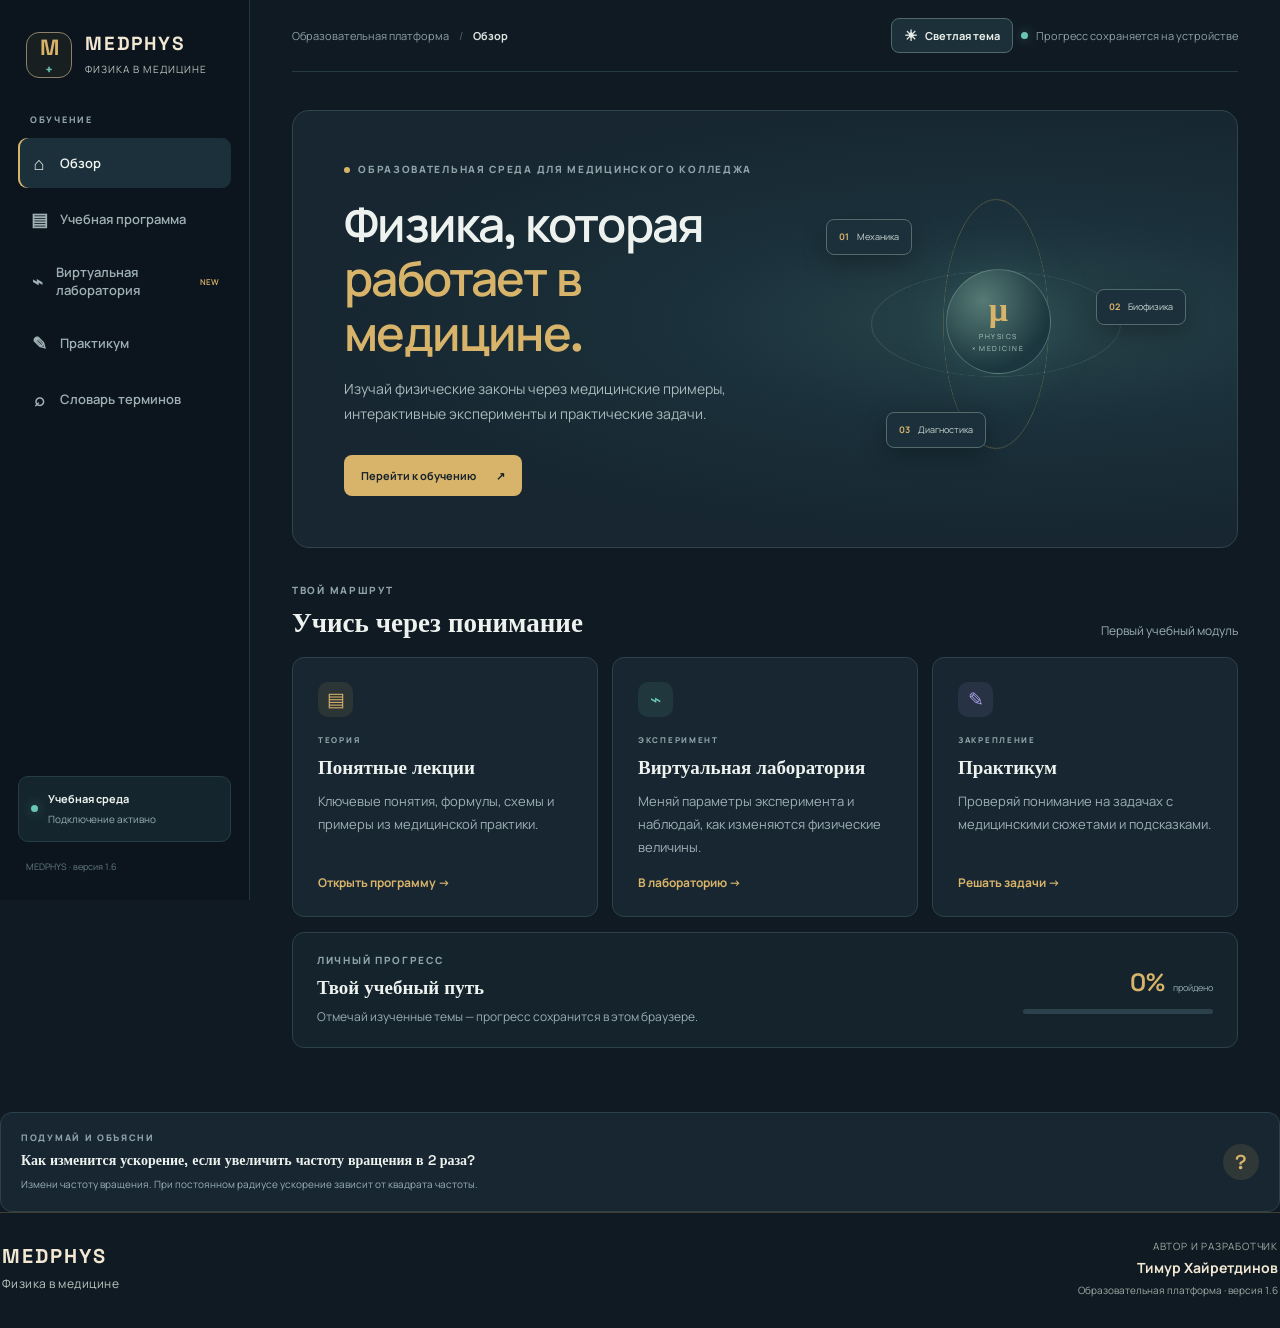
<file: docs/index.html>
<!doctype html>
<html lang="ru">
<head>
  <meta charset="utf-8">
  <meta name="viewport" content="width=device-width, initial-scale=1">
  <meta name="theme-color" content="#101b25">
  <meta name="description" content="MEDPHYS — интерактивная образовательная платформа: физика в медицине.">
  <link rel="manifest" href="./manifest.webmanifest">
  <link rel="icon" href="./favicon.svg" type="image/svg+xml">
  <link rel="stylesheet" href="./styles.css?v=24">
  <title>MEDPHYS — физика в медицине</title>
</head>
<body>
  <div class="app-shell">
    <aside class="sidebar" id="sidebar">
      <a class="brand" href="#" data-page="overview">
        <span class="brand-mark">M<span>+</span></span>
        <span><b>MEDPHYS</b><small>ФИЗИКА В МЕДИЦИНЕ</small></span>
      </a>
      <div class="side-label">ОБУЧЕНИЕ</div>
      <nav class="nav">
        <button class="nav-item active" data-page="overview"><span>⌂</span> Обзор</button>
        <button class="nav-item" data-page="program"><span>▤</span> Учебная программа</button>
        <button class="nav-item" data-page="lab"><span>⌁</span> Виртуальная лаборатория <i>NEW</i></button>
        <button class="nav-item" data-page="practice"><span>✎</span> Практикум</button>
        <button class="nav-item" data-page="glossary"><span>⌕</span> Словарь терминов</button>
      </nav>
      <div class="side-bottom">
        <div class="offline"><span class="pulse"></span><span><b>Учебная среда</b><small id="connection">Проверка соединения…</small></span></div>
        <small class="version">MEDPHYS · версия 1.6</small>
      </div>
    </aside>

    <main class="main">
      <header class="topbar">
        <button class="menu-btn" id="menuBtn" aria-label="Открыть меню">☰</button>
        <div class="crumb">Образовательная платформа <span>/</span> <b id="crumbName">Обзор</b></div>
        <div class="top-actions"><button class="theme-toggle" id="themeToggle" type="button" aria-label="Включить светлую тему" title="Переключить тему"><span class="theme-icon" aria-hidden="true">☀</span><span class="theme-label">Светлая тема</span></button><span class="status-dot"></span><span>Прогресс сохраняется на устройстве</span></div>
      </header>

      <section class="page active" id="page-overview">
        <div class="hero">
          <div class="hero-copy">
            <div class="eyebrow"><span></span> ОБРАЗОВАТЕЛЬНАЯ СРЕДА ДЛЯ МЕДИЦИНСКОГО КОЛЛЕДЖА</div>
            <h1>Физика, которая<br><em>работает в медицине.</em></h1>
            <p>Изучай физические законы через медицинские примеры, интерактивные эксперименты и практические задачи.</p>
            <button class="primary-btn" data-page="program">Перейти к обучению <b>↗</b></button>
          </div>
          <div class="hero-art" aria-hidden="true">
            <div class="orbit orbit-a"></div><div class="orbit orbit-b"></div>
            <div class="core"><span>μ</span><small>PHYSICS<br>× MEDICINE</small></div>
            <div class="float-card fc-one"><b>01</b><span>Механика</span></div>
            <div class="float-card fc-two"><b>02</b><span>Биофизика</span></div>
            <div class="float-card fc-three"><b>03</b><span>Диагностика</span></div>
          </div>
        </div>
        <div class="section-head"><div><div class="eyebrow">ТВОЙ МАРШРУТ</div><h2>Учись через понимание</h2></div><span class="muted">Первый учебный модуль</span></div>
        <div class="feature-grid">
          <article class="feature-card"><div class="feature-icon gold">▤</div><div class="card-kicker">ТЕОРИЯ</div><h3>Понятные лекции</h3><p>Ключевые понятия, формулы, схемы и примеры из медицинской практики.</p><button class="text-link" data-page="program">Открыть программу →</button></article>
          <article class="feature-card"><div class="feature-icon teal">⌁</div><div class="card-kicker">ЭКСПЕРИМЕНТ</div><h3>Виртуальная лаборатория</h3><p>Меняй параметры эксперимента и наблюдай, как изменяются физические величины.</p><button class="text-link" data-page="lab">В лабораторию →</button></article>
          <article class="feature-card"><div class="feature-icon violet">✎</div><div class="card-kicker">ЗАКРЕПЛЕНИЕ</div><h3>Практикум</h3><p>Проверяй понимание на задачах с медицинскими сюжетами и подсказками.</p><button class="text-link" data-page="practice">Решать задачи →</button></article>
        </div>
        <div class="progress-panel">
          <div><div class="eyebrow">ЛИЧНЫЙ ПРОГРЕСС</div><h3>Твой учебный путь</h3><p class="muted">Отмечай изученные темы — прогресс сохранится в этом браузере.</p></div>
          <div class="progress-number"><strong id="progressPercent">0%</strong><span>пройдено</span><div class="progress-track"><i id="progressBar"></i></div></div>
        </div>
      </section>

      <section class="page" id="page-program">
        <div class="page-heading"><div class="eyebrow">СТРУКТУРА КУРСА</div><h1>Учебная программа</h1><p>Разделы и темы MEDPHYS</p></div>
        <div class="topic-list" id="topicList"></div>
      </section>


      <section class="page" id="page-lesson-kinematics">
        <div class="page-heading">
          <div class="eyebrow">РАЗДЕЛ 1 · МЕХАНИКА · ТЕМА 1.1</div>
          <h1>Основы кинематики</h1>
          <p>Механическое движение и способы его описания · 6 академических часов по учебной программе</p>
          <button class="secondary-btn" data-page="program">← К учебной программе</button>
        </div>
        <div class="lesson-layout">
          <article class="lesson-content">
            <div class="lesson-block" id="kin-goal">
              <div class="lesson-label">ЦЕЛЬ И РЕЗУЛЬТАТЫ ЗАНЯТИЯ</div>
              <h2>Научиться описывать движение количественно</h2>
              <p>Кинематика рассматривает, как движется тело: где оно находится, какую траекторию проходит, как меняются его координата и скорость. Причины движения — силы и взаимодействия — относятся к динамике и будут изучаться далее.</p>
              <div class="lesson-callout"><b>После изучения темы студент сможет:</b><ul>
                <li>выбирать модель тела и систему отсчёта для конкретной задачи;</li>
                <li>различать траекторию, путь и перемещение;</li>
                <li>описывать равномерное и неравномерное движение;</li>
                <li>рассчитывать скорость, ускорение, путь и координату в типовых случаях;</li>
                <li>читать простейшие графики движения;</li>
                <li>объяснять физические принципы движения по окружности и работы центрифуги.</li>
              </ul></div>
              <p class="muted">Тема раскрывается последовательно: от моделей и координат — к равномерному движению, ускорению, свободному падению и движению по окружности.</p>
            </div>

            <div class="lesson-block kin-brief" id="kin-brief">
              <div class="lesson-label">КРАТКАЯ ЛЕКЦИЯ</div>
              <h2>Основы кинематики: самое главное</h2>
              <p><b>Кинематика</b> — раздел механики, который описывает движение тел, не рассматривая причины этого движения.</p>
              <div class="lesson-grid">
                <div class="lesson-mini"><b>Механическое движение</b><span>Изменение положения тела относительно других тел с течением времени.</span></div>
                <div class="lesson-mini"><b>Материальная точка</b><span>Модель тела, размерами и формой которого можно пренебречь в данной задаче.</span></div>
                <div class="lesson-mini"><b>Система отсчёта</b><span>Тело отсчёта, система координат и часы.</span></div>
                <div class="lesson-mini"><b>Траектория</b><span>Линия, вдоль которой движется тело.</span></div>
                <div class="lesson-mini"><b>Путь</b><span>Длина пройденного участка траектории. Скалярная величина, измеряется в метрах.</span></div>
                <div class="lesson-mini"><b>Перемещение</b><span>Вектор от начального положения к конечному. Его проекция на ось: Δx = x₂ − x₁.</span></div>
              </div>
              <h3>Основные виды движения</h3>
              <ul>
                <li><b>Равномерное:</b> за равные промежутки времени проходят равные пути.</li>
                <li><b>Неравномерное:</b> скорость изменяется.</li>
                <li><b>Прямолинейное:</b> траектория — прямая; <b>криволинейное:</b> траектория — кривая.</li>
              </ul>
              <h3>Формулы, которые нужно знать</h3>
              <div class="kin-formula">v = l / t &nbsp; · &nbsp; l = vt</div>
              <p>Скорость равномерного движения равна отношению пути ко времени.</p>
              <div class="kin-formula">vср = lобщ / tобщ</div>
              <p>Средняя путевая скорость — весь путь, делённый на всё время движения.</p>
              <div class="kin-formula">a = (v − v₀) / t</div>
              <p>Ускорение показывает, как быстро меняется скорость.</p>
              <div class="kin-formula">v = v₀ + at</div>
              <div class="kin-formula">Δx = v₀t + at² / 2</div>
              <p>Формулы равноускоренного прямолинейного движения при постоянном ускорении.</p>
              <div class="kin-formula">v = gt &nbsp; · &nbsp; h = gt² / 2</div>
              <p>Свободное падение без начальной скорости, если сопротивлением воздуха пренебрегают.</p>
              <div class="kin-formula">ω = 2πν &nbsp; · &nbsp; v = ωr &nbsp; · &nbsp; aц = ω²r</div>
              <p>Формулы равномерного движения по окружности: угловая скорость, линейная скорость и центростремительное ускорение.</p>
              <div class="lesson-callout"><b>Медицинская связь.</b> Эти закономерности помогают понимать перемещение пациента на каталке, движение лифта, работу вращающихся частей лабораторной центрифуги. При решении задачи сначала выбирают систему отсчёта и модель движения, затем — подходящую формулу.</div>
              <p class="muted">Это краткий опорный конспект. Подробные объяснения, графики, примеры и задачи находятся в полной лекции ниже.</p>
            </div>

            <div class="lesson-block" id="kin-full"><div class="lesson-label">ПОЛНАЯ ЛЕКЦИЯ</div><h2>Подробное изучение темы</h2><p>Последовательно разберём физические модели, способы описания движения, формулы и их применение.</p></div>
            <div class="lesson-block" id="kin-models">
              <div class="lesson-label">1. МЕХАНИЧЕСКОЕ ДВИЖЕНИЕ И ЕГО ВИДЫ</div>
              <h2>Что изучает кинематика?</h2>
              <p><b>Механическое движение</b> — изменение положения тела относительно других тел с течением времени. Одно и то же тело может быть неподвижным относительно одного объекта и двигаться относительно другого.</p>
              <p><b>Механика</b> изучает движение и взаимодействие тел. Её раздел <b>кинематика</b> описывает движение, не выясняя, какие силы его вызвали.</p>
              <div class="lesson-callout"><b>Медицинский пример.</b> Пациент лежит неподвижно относительно каталки, но перемещается относительно стен коридора, когда каталку везут. Поэтому прежде чем описывать движение, нужно указать, относительно чего оно рассматривается.</div>
              <h3>Модели реальных тел</h3>
              <p>Для решения задач физика использует упрощённые модели. <b>Материальная точка</b> — модель тела, размерами и формой которого в условиях конкретной задачи можно пренебречь. Это не означает, что тело действительно лишено размеров.</p>
              <p>Такую модель можно применять, если размеры тела малы по сравнению с расстоянием движения, положение объекта достаточно задать одной точкой и форма тела не влияет на ответ. Например, при оценке времени поездки санитарного автомобиля между корпусами его можно считать материальной точкой. При анализе положения пациента на рентгеновском снимке такое упрощение не подходит.</p>
              <h3>Как классифицируют движение</h3>
              <div class="lesson-grid">
                <div class="lesson-mini"><b>По траектории</b><span>Прямолинейное — движение вдоль прямой; криволинейное — движение по кривой.</span></div>
                <div class="lesson-mini"><b>По изменению скорости</b><span>Равномерное — за равные интервалы времени проходят равные пути; неравномерное — пути за такие интервалы различаются.</span></div>
                <div class="lesson-mini"><b>По характеру траектории</b><span>Поступательное движение можно описывать движением выбранной точки тела; при вращении точки тела движутся по окружностям вокруг оси.</span></div>
              </div>
              <figure class="kin-figure">
                <svg viewBox="0 0 760 245" role="img" aria-label="Схема прямолинейного и криволинейного движения">
                  <defs><marker id="kmArrA" markerWidth="9" markerHeight="9" refX="7" refY="4" orient="auto"><path d="M0 0 L8 4 L0 8" fill="#dfb66b"/></marker></defs>
                  <rect x="12" y="12" width="356" height="218" rx="16" fill="#eaf0ed"/>
                  <rect x="392" y="12" width="356" height="218" rx="16" fill="#eaf0ed"/>
                  <g fill="#20323a" font-size="19" font-weight="700"><text x="190" y="44" text-anchor="middle">Прямолинейное</text><text x="570" y="44" text-anchor="middle">Криволинейное</text></g>
                  <path d="M55 150 H325" stroke="#60777d" stroke-width="4" stroke-linecap="round"/>
                  <path d="M65 150 H310" stroke="#dfb66b" stroke-width="5" marker-end="url(#kmArrA)"/>
                  <circle cx="70" cy="150" r="10" fill="#62bfae"/><circle cx="300" cy="150" r="10" fill="#62bfae"/>
                  <path d="M430 170 C465 75 515 75 550 145 S650 215 710 95" fill="none" stroke="#dfb66b" stroke-width="6" stroke-linecap="round"/>
                  <circle cx="430" cy="170" r="9" fill="#62bfae"/><circle cx="710" cy="95" r="9" fill="#62bfae"/>
                  <g fill="#52666d" font-size="15"><text x="190" y="195" text-anchor="middle">Траектория — прямая</text><text x="570" y="195" text-anchor="middle">Траектория — кривая</text></g>
                </svg>
                <figcaption>Рисунок 1. Два вида траектории движения. Схематическое изображение.</figcaption>
              </figure>
            </div>

            <div class="lesson-block" id="kin-reference">
              <div class="lesson-label">2. СИСТЕМА ОТСЧЁТА, ТРАЕКТОРИЯ, ПУТЬ И ПЕРЕМЕЩЕНИЕ</div>
              <h2>Как определить положение тела?</h2>
              <p>Положение тела всегда задают относительно выбранного <b>тела отсчёта</b>. Для описания движения вводят <b>систему отсчёта</b>, которая включает тело отсчёта, связанную с ним систему координат и прибор для измерения времени — часы.</p>
              <p>В зависимости от задачи используют одну координату (движение вдоль прямой), две координаты (движение на плоскости) или три координаты (движение в пространстве).</p>
              <figure class="kin-figure">
                <svg viewBox="0 0 760 285" role="img" aria-label="Одномерная, двумерная и трёхмерная системы координат">
                  <rect x="10" y="10" width="235" height="260" rx="14" fill="#eaf0ed"/><rect x="262" y="10" width="235" height="260" rx="14" fill="#eaf0ed"/><rect x="514" y="10" width="235" height="260" rx="14" fill="#eaf0ed"/>
                  <g fill="#20323a" font-size="18" font-weight="700"><text x="127" y="42" text-anchor="middle">1D · одна ось</text><text x="379" y="42" text-anchor="middle">2D · плоскость</text><text x="631" y="42" text-anchor="middle">3D · пространство</text></g>
                  <g stroke="#52666d" stroke-width="3" fill="none" stroke-linecap="round"><path d="M45 155 H215"/><path d="M294 210 H465 M315 230 V70"/><path d="M550 205 H715 M570 225 V75 M570 205 L625 155"/></g>
                  <g fill="#dfb66b"><circle cx="160" cy="155" r="8"/><circle cx="420" cy="125" r="8"/><circle cx="665" cy="120" r="8"/></g>
                  <g fill="#20323a" font-size="15"><text x="215" y="178">x</text><text x="465" y="228">x</text><text x="298" y="75">y</text><text x="715" y="228">x</text><text x="553" y="75">y</text><text x="628" y="151">z</text></g>
                  <g fill="#52666d" font-size="14"><text x="127" y="248" text-anchor="middle">Лифт по вертикали</text><text x="379" y="248" text-anchor="middle">Положение на плане</text><text x="631" y="248" text-anchor="middle">Положение в кабинете</text></g>
                </svg>
                <figcaption>Рисунок 2. Выбор числа координат зависит от характера движения.</figcaption>
              </figure>
              <p><b>Траектория</b> — линия, вдоль которой движется тело. <b>Путь</b> — длина участка траектории, пройденного телом. Путь — скалярная величина; обозначим его l, единица СИ — метр (м).</p>
              <p><b>Перемещение</b> — вектор, соединяющий начальное положение тела с конечным. Оно имеет модуль и направление. Для движения вдоль оси OX проекция перемещения равна:</p>
              <div class="kin-formula">Δx = x₂ − x₁</div>
              <figure class="kin-figure">
                <svg viewBox="0 0 760 280" role="img" aria-label="Тело прошло по дуге от A до B, путь длиннее перемещения">
                  <rect x="10" y="10" width="740" height="260" rx="14" fill="#eaf0ed"/>
                  <path d="M105 190 C155 45 490 45 620 190" fill="none" stroke="#dfb66b" stroke-width="7" stroke-linecap="round"/>
                  <path d="M105 190 L620 190" fill="none" stroke="#62bfae" stroke-width="5"/>
                  <circle cx="105" cy="190" r="10" fill="#20323a"/><circle cx="620" cy="190" r="10" fill="#20323a"/>
                  <g fill="#20323a" font-size="19" font-weight="700"><text x="105" y="225" text-anchor="middle">A · начало</text><text x="620" y="225" text-anchor="middle">B · конец</text></g>
                  <g fill="#8b5d17" font-size="18" font-weight="700"><text x="365" y="70" text-anchor="middle">Путь — длина дуги</text></g>
                  <g fill="#167b70" font-size="18" font-weight="700"><text x="365" y="180" text-anchor="middle">Перемещение — прямая AB</text></g>
                </svg>
                <figcaption>Рисунок 3. Путь измеряется вдоль траектории, перемещение соединяет начальную и конечную точки.</figcaption>
              </figure>
              <div class="lesson-callout"><b>Важно различать.</b> Путь не бывает отрицательным. Перемещение может быть направлено в любую сторону, а при возвращении в исходную точку становится равным нулю, хотя путь при этом не равен нулю.</div>
              <h3>Радиус-вектор</h3>
              <p><b>Радиус-вектор</b> \vec r — направленный отрезок от начала координат к рассматриваемой точке. Перемещение равно разности конечного и начального радиус-векторов:</p>
              <div class="kin-formula">⃗s = ⃗r₂ − ⃗r₁</div>
              <p>Если движение происходит в плоскости, перемещение можно разложить на проекции по осям OX и OY. При сложении перемещений используют правило треугольника или параллелограмма.</p>
            </div>

            <div class="lesson-block" id="kin-uniform">
              <div class="lesson-label">3. РАВНОМЕРНОЕ ПРЯМОЛИНЕЙНОЕ ДВИЖЕНИЕ</div>
              <h2>Скорость и уравнение движения</h2>
              <p><b>Равномерное прямолинейное движение</b> — движение по прямой, при котором тело за любые равные промежутки времени проходит равные пути и сохраняет направление скорости.</p>
              <p><b>Скорость</b> характеризует быстроту и направление движения. При равномерном движении модуль скорости равен отношению пути ко времени:</p>
              <div class="kin-formula">v = l / t</div>
              <p>Отсюда следуют формулы l = vt и t = l/v. В СИ скорость измеряется в метрах в секунду (м/с). Для перевода км/ч в м/с значение делят на 3,6.</p>
              <p>Если тело движется вдоль оси OX, его координата изменяется по закону:</p>
              <div class="kin-formula">x = x₀ + vₓt</div>
              <p>Здесь x₀ — начальная координата, vₓ — проекция скорости на ось, t — время от выбранного начала отсчёта. Знак vₓ показывает направление движения относительно оси.</p>
              <figure class="kin-figure">
                <svg viewBox="0 0 760 300" role="img" aria-label="Графики координаты и скорости при равномерном движении">
                  <rect x="10" y="10" width="740" height="280" rx="14" fill="#eaf0ed"/>
                  <g stroke="#a8b9b6" stroke-width="2"><path d="M85 235 V55 M85 235 H340 M430 235 V55 M430 235 H685"/></g>
                  <path d="M85 210 L310 75" stroke="#dfb66b" stroke-width="5" fill="none"/><path d="M430 115 H665" stroke="#62bfae" stroke-width="5" fill="none"/>
                  <g fill="#20323a" font-size="17" font-weight="700"><text x="210" y="42" text-anchor="middle">x(t)</text><text x="555" y="42" text-anchor="middle">v(t)</text></g>
                  <g fill="#52666d" font-size="14"><text x="70" y="58">x</text><text x="315" y="258">t</text><text x="415" y="58">v</text><text x="665" y="258">t</text><text x="65" y="250">0</text><text x="410" y="250">0</text></g>
                </svg>
                <figcaption>Рисунок 4. При равномерном движении координата линейно зависит от времени, а скорость постоянна.</figcaption>
              </figure>
              <h3>Пример с медицинским контекстом</h3>
              <p>Каталка движется по прямому коридору со скоростью 0,8 м/с в течение 15 с. При условии постоянной скорости путь составит:</p>
              <div class="kin-formula">l = vt = 0,8 · 15 = 12 м</div>
              <p>Это расчётная модель. В реальности при начале движения, остановке и поворотах скорость меняется, поэтому весь путь нельзя автоматически считать равномерным движением.</p>
              <h3>Средняя путевая скорость</h3>
              <p>Если движение на отдельных участках неодинаково, средняя путевая скорость определяется отношением всего пройденного пути ко всему времени движения:</p>
              <div class="kin-formula">vср = lобщ / tобщ</div>
              <p>Нельзя без проверки заменять её средним арифметическим нескольких скоростей: участки могут быть пройдены за разное время.</p>
            </div>

            <div class="lesson-block" id="kin-nonuniform">
              <div class="lesson-label">4. НЕРАВНОМЕРНОЕ ДВИЖЕНИЕ</div>
              <h2>Средняя и мгновенная скорость</h2>
              <p><b>Неравномерное движение</b> — движение, при котором за равные промежутки времени тело проходит разные пути. Так движется автомобиль при разгоне и торможении, лифт при старте и остановке, а также тело при падении.</p>
              <p><b>Средняя путевая скорость</b> показывает, какой путь в среднем приходится на единицу времени за весь рассматриваемый интервал: vср = l / t.</p>
              <p><b>Средняя скорость перемещения</b> — отношение вектора перемещения ко времени: \vec v_{ср}=\Delta\vec r/\Delta t. Она направлена так же, как перемещение. Её модуль может быть меньше средней путевой скорости.</p>
              <p><b>Мгновенная скорость</b> — скорость тела в данный момент времени. При криволинейном движении вектор мгновенной скорости направлен по касательной к траектории.</p>
              <figure class="kin-figure">
                <svg viewBox="0 0 760 270" role="img" aria-label="Мгновенная скорость направлена по касательной к криволинейной траектории">
                  <rect x="10" y="10" width="740" height="250" rx="14" fill="#eaf0ed"/>
                  <path d="M90 205 C190 205 250 180 330 120 S500 55 665 70" fill="none" stroke="#dfb66b" stroke-width="6"/>
                  <circle cx="430" cy="86" r="9" fill="#20323a"/>
                  <path d="M430 86 L555 54" stroke="#62bfae" stroke-width="5"/>
                  <path d="M430 86 L430 190" stroke="#9aabb0" stroke-width="2" stroke-dasharray="6 6"/>
                  <g fill="#20323a" font-size="18" font-weight="700"><text x="560" y="48">v — касательная</text><text x="440" y="112">Точка траектории</text></g>
                </svg>
                <figcaption>Рисунок 5. Направление мгновенной скорости в точке криволинейной траектории.</figcaption>
              </figure>
              <h3>Сложение скоростей и перемещений</h3>
              <p>Если тело одновременно участвует в двух движениях, результирующее перемещение относительно неподвижной системы отсчёта равно векторной сумме перемещений в каждом из движений:</p>
              <div class="kin-formula">Δ⃗r = Δ⃗r₁ + Δ⃗r₂</div>
              <p>Аналогично складывают скорости: \vec v_{тела/берега}=\vec v_{тела/среды}+\vec v_{среды/берега}. Например, движение лодки относительно берега зависит и от её движения относительно воды, и от скорости течения.</p>
              <div class="lesson-callout"><b>Профессиональная аналогия.</b> При анализе перемещения пациента на движущейся платформе важно различать скорость относительно платформы и скорость относительно помещения. Сначала выбирают систему отсчёта, затем складывают векторы.</div>
            </div>

            <div class="lesson-block" id="kin-acceleration">
              <div class="lesson-label">5. УСКОРЕНИЕ И РАВНОУСКОРЕННОЕ ДВИЖЕНИЕ</div>
              <h2>Как быстро изменяется скорость?</h2>
              <p><b>Ускорение</b> — векторная физическая величина, характеризующая изменение скорости за единицу времени. При постоянном ускорении:</p>
              <div class="kin-formula">⃗a = (⃗v − ⃗v₀) / t</div>
              <p>В общем случае используют интервал времени \Delta t: \vec a=\Delta\vec v/\Delta t. Единица ускорения в СИ — м/с². Равноускоренным называют движение с постоянным ускорением.</p>
              <p>При прямолинейном движении проекция скорости изменяется по закону:</p>
              <div class="kin-formula">vₓ = v₀ₓ + aₓt</div>
              <p>Если ускорение направлено в сторону скорости, модуль скорости увеличивается. Если ускорение направлено противоположно скорости, тело замедляется. Отрицательная проекция ускорения сама по себе не означает, что модуль скорости обязательно уменьшается: важно сравнивать направления скорости и ускорения.</p>
              <figure class="kin-figure">
                <svg viewBox="0 0 760 285" role="img" aria-label="График скорости от времени при постоянном положительном и отрицательном ускорении">
                  <rect x="10" y="10" width="740" height="265" rx="14" fill="#eaf0ed"/>
                  <path d="M85 220 V45 M85 220 H680" stroke="#52666d" stroke-width="2.5"/>
                  <path d="M85 195 L630 65" stroke="#dfb66b" stroke-width="5" fill="none"/>
                  <path d="M85 85 L630 205" stroke="#62bfae" stroke-width="5" fill="none"/>
                  <g fill="#20323a" font-size="17" font-weight="700"><text x="65" y="48">vₓ</text><text x="680" y="244">t</text><text x="640" y="68" fill="#94651c">aₓ &gt; 0</text><text x="640" y="207" fill="#167b70">aₓ &lt; 0</text></g>
                  <g fill="#52666d" font-size="14"><text x="66" y="238">0</text></g>
                </svg>
                <figcaption>Рисунок 6. Наклон графика vₓ(t) связан с проекцией ускорения. Схематические линии.</figcaption>
              </figure>
              <h3>Скорость и перемещение при постоянном ускорении</h3>
              <div class="kin-formula">vₓ = v₀ₓ + aₓt</div>
              <div class="kin-formula">Δx = v₀ₓt + aₓt² / 2</div>
              <div class="kin-formula">vₓ² − v₀ₓ² = 2aₓΔx</div>
              <p>Последняя формула полезна, когда время движения неизвестно. Для прямолинейного движения без изменения направления модуль перемещения равен пути. Если тело разворачивается, путь и модуль перемещения нужно определять отдельно.</p>
              <h3>Как читать графики</h3>
              <ul>
                <li>При равномерном движении график v(t) — горизонтальная прямая.</li>
                <li>При постоянном ускорении график a(t) — горизонтальная прямая, а график v(t) — наклонная прямая.</li>
                <li>Площадь под графиком проекции скорости vₓ(t) равна проекции перемещения за соответствующий промежуток времени.</li>
                <li>При постоянном ускорении координата и перемещение зависят от времени квадратично; график имеет вид параболы.</li>
              </ul>
              <div class="lesson-callout"><b>Пример.</b> Каталка начинает движение из состояния покоя и движется с ускорением 0,2 м/с² в течение 5 с. Конечная скорость v = 0 + 0,2 · 5 = 1 м/с, перемещение s = 0 + 0,2 · 25 / 2 = 2,5 м.</div>
            </div>

            <div class="lesson-block" id="kin-fall">
              <div class="lesson-label">6. ДВИЖЕНИЕ С ПОСТОЯННЫМ УСКОРЕНИЕМ СВОБОДНОГО ПАДЕНИЯ</div>
              <h2>Свободное падение и вертикальный бросок</h2>
              <p><b>Свободное падение</b> — движение тела только под действием притяжения Земли; сопротивлением воздуха в модели пренебрегают. Вблизи поверхности Земли ускорение свободного падения практически постоянно и направлено вертикально вниз. Его обозначают g; для расчётов в учебных задачах обычно принимают g ≈ 9,8 м/с² или округляют до 10 м/с², если это оговорено.</p>
              <p>Опыт с телами разной массы в разреженном пространстве показывает: при отсутствии сопротивления воздуха они падают с одинаковым ускорением. В обычном воздухе форма и сопротивление среды могут влиять на наблюдаемое движение.</p>
              <figure class="kin-figure">
                <svg viewBox="0 0 760 300" role="img" aria-label="Свободное падение и бросок вертикально вверх">
                  <rect x="10" y="10" width="360" height="280" rx="14" fill="#eaf0ed"/><rect x="390" y="10" width="360" height="280" rx="14" fill="#eaf0ed"/>
                  <g fill="#20323a" font-size="18" font-weight="700"><text x="190" y="42" text-anchor="middle">Свободное падение</text><text x="570" y="42" text-anchor="middle">Бросок вверх</text></g>
                  <path d="M190 75 V220" stroke="#dfb66b" stroke-width="4" stroke-dasharray="7 7"/><path d="M178 205 L190 230 L202 205" fill="#dfb66b"/>
                  <circle cx="190" cy="95" r="12" fill="#62bfae"/><circle cx="190" cy="150" r="12" fill="#62bfae"/>
                  <path d="M570 220 V85" stroke="#62bfae" stroke-width="4" stroke-dasharray="7 7"/><path d="M558 100 L570 75 L582 100" fill="#62bfae"/>
                  <path d="M570 85 V220" stroke="#dfb66b" stroke-width="4" stroke-dasharray="5 7"/>
                  <g fill="#20323a" font-size="15"><text x="190" y="260" text-anchor="middle">Скорость вниз растёт</text><text x="570" y="260" text-anchor="middle">Скорость вверх уменьшается</text></g>
                  <g fill="#94651c" font-size="14"><text x="210" y="135">g ↓</text><text x="590" y="145">g ↓</text></g>
                </svg>
                <figcaption>Рисунок 7. В обоих случаях ускорение свободного падения направлено вниз, даже если тело движется вверх.</figcaption>
              </figure>
              <p>Если ось направлена вертикально вниз и тело отпущено без начальной скорости, то:</p>
              <div class="kin-formula">v = gt</div>
              <div class="kin-formula">h = gt² / 2</div>
              <p>Если тело брошено вертикально вверх и положительное направление выбрано вверх, то ускорение имеет проекцию -g:</p>
              <div class="kin-formula">vᵧ = v₀ − gt</div>
              <div class="kin-formula">y = y₀ + v₀t − gt² / 2</div>
              <p>В верхней точке подъёма мгновенная скорость равна нулю, но ускорение не исчезает: оно по-прежнему направлено вниз. После этого тело начинает падать.</p>
              <div class="lesson-callout"><b>Граница модели.</b> Формулы свободного падения применимы, когда сопротивлением воздуха можно пренебречь, а ускорение g считать постоянным. Для реальных медицинских задач падение человека не следует рассчитывать как безопасный или допустимый процесс — здесь физическая модель нужна для понимания закона, а не для оценки риска травмы.</div>
            </div>

            <div class="lesson-block" id="kin-circular">
              <div class="lesson-label">7. РАВНОМЕРНОЕ ДВИЖЕНИЕ ПО ОКРУЖНОСТИ</div>
              <h2>Угловая скорость и центростремительное ускорение</h2>
              <p>При равномерном движении по окружности модуль скорости постоянен, но её направление непрерывно меняется. Поэтому движение является ускоренным.</p>
              <p><b>Период</b> T — время одного полного оборота. <b>Частота</b> \nu — число оборотов за единицу времени. Они связаны соотношением \nu=1/T.</p>
              <p><b>Угловая скорость</b> показывает, на какой угол поворачивается радиус за единицу времени:</p>
              <div class="kin-formula">ω = 2π / T = 2πν</div>
              <p>Линейная скорость точки на окружности и угловая скорость связаны формулой v = ωr. Ускорение направлено к центру окружности и называется <b>центростремительным</b>:</p>
              <div class="kin-formula">aц = v² / r = ω²r</div>
              <figure class="kin-figure">
                <svg viewBox="0 0 760 300" role="img" aria-label="Движение точки по окружности, касательная скорость и центростремительное ускорение">
                  <rect x="10" y="10" width="740" height="280" rx="14" fill="#eaf0ed"/>
                  <circle cx="340" cy="150" r="95" fill="none" stroke="#9aabb0" stroke-width="4"/>
                  <circle cx="435" cy="150" r="10" fill="#20323a"/>
                  <path d="M340 150 L435 150" stroke="#52666d" stroke-width="3"/>
                  <path d="M435 150 V65" stroke="#62bfae" stroke-width="5"/>
                  <path d="M435 150 H340" stroke="#dfb66b" stroke-width="5"/>
                  <path d="M435 150 L435 65" stroke="#62bfae" stroke-width="5"/>
                  <path d="M435 150 L350 150" stroke="#dfb66b" stroke-width="5"/>
                  <g fill="#20323a" font-size="18" font-weight="700"><text x="455" y="75">v — по касательной</text><text x="205" y="180">aц — к центру</text><text x="330" y="174">O</text><text x="380" y="135">r</text></g>
                  <path d="M340 150 L435 150" stroke="#dfb66b" stroke-width="4"/>
                  <circle cx="340" cy="150" r="6" fill="#20323a"/>
                </svg>
                <figcaption>Рисунок 8. Скорость направлена по касательной, центростремительное ускорение — к центру окружности.</figcaption>
              </figure>
              <h3>Медицинская центрифуга</h3>
              <p>В центрифуге пробирки вращаются вместе с ротором. При увеличении частоты вращения угловая скорость возрастает, а центростремительное ускорение при неизменном радиусе увеличивается пропорционально квадрату угловой скорости. Если частоту увеличить в два раза, ускорение возрастёт в четыре раза.</p>
              <p>В лабораторной модели MEDPHYS можно менять частоту вращения и радиус ротора, наблюдая расчёт центростремительного ускорения. Это учебная физическая модель, а не инструкция по выбору режима клинического оборудования.</p>
            </div>

            
            <div class="lesson-block" id="kin-applications">
              <div class="lesson-label">8. ПРАКТИЧЕСКОЕ ПРИМЕНЕНИЕ ФИЗИЧЕСКИХ ЗНАНИЙ</div>
              <h2>Механика вокруг нас: инструменты и транспорт</h2>
              <p>Кинематика помогает описывать движение в повседневных и профессиональных ситуациях. Чтобы корректно оценить движение, сначала выбирают тело отсчёта, задают направление оси и определяют, какие величины известны.</p>
              <div class="lesson-grid">
                <div class="lesson-mini"><b>Транспортные средства</b><span>При движении санитарного автомобиля оценивают путь, время, среднюю скорость, разгон и торможение. Пассажир и оборудование должны быть надёжно зафиксированы.</span></div>
                <div class="lesson-mini"><b>Колёса и ролики</b><span>При качении колеса точки обода движутся относительно оси, а само колесо перемещается относительно дороги. Вращение описывают угловой скоростью, поступательное движение — линейной.</span></div>
                <div class="lesson-mini"><b>Рычаги и простые механизмы</b><span>Рычаг, блок и колесо с осью изменяют направление или соотношение силы и перемещения. Кинематика помогает описать, как перемещаются точки механизма; причины изменения движения изучает динамика.</span></div>
                <div class="lesson-mini"><b>Измерительные инструменты</b><span>Секундомер измеряет время, линейка — расстояние, тахометр — частоту вращения. Перед расчётом проверяют единицы и переводят величины в СИ.</span></div>
              </div>
              <div class="lesson-callout"><b>Мини-задание.</b> Лаборант перемещает тележку с пробами по прямому коридору длиной 18 м за 30 с. Рассчитай среднюю путевую скорость. Затем объясни, почему результат не показывает скорость тележки в каждый отдельный момент, если она разгонялась и тормозила.</div>
              <p class="muted">Раздел посвящён физическому описанию движения. Он не содержит инструкций по эксплуатации медицинского оборудования или назначению клинических режимов.</p>
            </div>
            <div class="lesson-block" id="kin-symbols">
              <div class="lesson-label">СПРАВОЧНИК ФОРМУЛ</div>
              <h2>Обозначения, чтение и единицы измерения</h2>
              <ul>
                <li><b>l</b> — путь, метр (м); <b>t</b> — время, секунда (с); <b>v</b> — скорость, метр в секунду (м/с).</li>
                <li><b>x</b> — координата, метр (м); <b>x₀</b> — начальная координата; <b>Δx</b> — изменение координаты, или проекция перемещения.</li>
                <li><b>v₀</b> — начальная скорость; <b>vₓ</b> — проекция скорости на ось OX; индекс «ноль» указывает начальное значение, индекс «икс» — проекцию на ось X.</li>
                <li><b>a</b> — ускорение, м/с²; <b>aₓ</b> — проекция ускорения; <b>Δ</b> читается «дельта» и означает изменение величины.</li>
                <li><b>g</b> — ускорение свободного падения, м/с²; вблизи поверхности Земли в задачах обычно принимают 9,8 м/с².</li>
                <li><b>T</b> — период одного оборота, секунда (с); <b>ν</b> читается «ню» — частота вращения, герц (Гц), или с⁻¹.</li>
                <li><b>ω</b> читается «омега» — угловая скорость, рад/с; <b>π</b> читается «пи», математическая константа; <b>r</b> — радиус окружности, метр (м).</li>
                <li><b>aц</b> — центростремительное ускорение, м/с². Индекс «ц» указывает на направление к центру окружности.</li>
              </ul>
              <div class="lesson-callout"><b>Важно о среднем ускорении.</b> Формула aср = Δv/Δt задаёт среднее ускорение за выбранный промежуток времени. Если ускорение постоянно, она позволяет найти само постоянное ускорение. Для мгновенного ускорения при изменяющемся движении используют изменение скорости за очень малый промежуток времени.</div>
              <p class="muted">В формулах Δx = v₀ₓt + aₓt²/2 и vₓ² − v₀ₓ² = 2aₓΔx величины v₀ₓ и aₓ являются проекциями на выбранную ось. Знаки определяются направлением этой оси.</p>
            </div>

<div class="lesson-block" id="kin-practice">
              <div class="lesson-label">8. ПРАКТИЧЕСКАЯ ПОДГОТОВКА</div>
              <h2>Реши задачи и проверь ход рассуждений</h2>
              <p>Сначала запиши, что дано и что требуется найти. Выбери модель движения, формулу и единицы СИ. После расчёта оцени, соответствует ли результат условию.</p>
              <h3>Задача 1. Равномерное движение каталки</h3>
              <p>Каталка движется по прямому коридору со скоростью 0,75 м/с в течение 20 с. Какой путь она пройдёт?</p>
              <details><summary>Показать решение</summary><p>Дано: v=0,75 м/с, t=20 с. Равномерное движение: l = vt = 0,75 · 20 = 15 м. <b>Ответ: 15 м.</b></p></details>
              <h3>Задача 2. Путь и перемещение</h3>
              <p>Медицинский работник прошёл от поста 24 м до палаты, затем вернулся на 9 м в сторону поста по тому же коридору. Найди путь и модуль перемещения.</p>
              <details><summary>Показать решение</summary><p>Путь: l = 24 + 9 = 33 м. Модуль перемещения: |Δx| = 24 − 9 = 15 м в сторону палаты. <b>Ответ: путь 33 м, перемещение 15 м.</b></p></details>
              <h3>Задача 3. Средняя скорость</h3>
              <p>Санитарный автомобиль прошёл 6 км за 10 мин, затем 9 км за 15 мин. Определи среднюю путевую скорость на всём маршруте в км/ч.</p>
              <details><summary>Показать решение</summary><p>Общий путь l = 6 + 9 = 15 км. Общее время t = 25 мин = 25/60 ч. vср = 15 / (25 / 60) = 36 км/ч. <b>Ответ: 36 км/ч.</b></p></details>
              <h3>Задача 4. Ускорение</h3>
              <p>Тележка для перевозки оборудования увеличила скорость с 0,4 до 1,2 м/с за 4 с. Найди проекцию ускорения, если движение происходило в положительном направлении оси.</p>
              <details><summary>Показать решение</summary><p>a = (v − v₀) / t = (1,2 − 0,4) / 4 = 0,2 м/с². <b>Ответ: 0,2 м/с².</b></p></details>
              <h3>Задача 5. Свободное падение</h3>
              <p>В учебной задаче тело отпускают без начальной скорости с высоты 4,9 м. Сопротивлением воздуха пренебречь, g=9,8 м/с². Через какое время тело достигнет уровня отсчёта?</p>
              <details><summary>Показать решение</summary><p>h = gt² / 2, значит t=\sqrt{2h/g}=\sqrt{9,8/9,8}=1 с. <b>Ответ: 1 с.</b></p></details>
              <h3>Задача 6. Центрифуга</h3>
              <p>Ротор вращается с частотой 3000 об/мин, радиус расположения пробирки — 0,10 м. Найди угловую скорость и центростремительное ускорение.</p>
              <details><summary>Показать решение</summary><p>\nu=3000/60=50 с⁻¹. \omega=2π\nu≈314 рад/с. aц=\omega²r≈314²·0,10≈98596 м/с². <b>Ответ: примерно 9,86·10⁴ м/с².</b></p></details>
            </div>

            <div class="lesson-block lesson-check" id="kin-check">
              <div class="lesson-label">ПРОВЕРЬ СЕБЯ</div>
              <h2>Контроль знаний по теме</h2>
              <p>Выбери один ответ в каждом вопросе. Для успешного завершения темы необходимо ответить правильно минимум на 5 из 6 вопросов.</p>
              <div class="lesson-question"><b>1. Что изучает кинематика?</b><label><input type="radio" name="kinq1" value="0"> Причины движения тел</label><label><input type="radio" name="kinq1" value="1"> Движение без изучения его причин</label><label><input type="radio" name="kinq1" value="2"> Только строение тел</label></div>
              <div class="lesson-question"><b>2. Какой элемент входит в систему отсчёта?</b><label><input type="radio" name="kinq2" value="0"> Только траектория</label><label><input type="radio" name="kinq2" value="1"> Тело отсчёта, координаты и часы</label><label><input type="radio" name="kinq2" value="2"> Только скорость</label></div>
              <div class="lesson-question"><b>3. Пациент прошёл 8 м вперёд и 3 м назад по прямому коридору. Чему равен путь?</b><label><input type="radio" name="kinq3" value="0"> 5 м</label><label><input type="radio" name="kinq3" value="1"> 8 м</label><label><input type="radio" name="kinq3" value="2"> 11 м</label></div>
              <div class="lesson-question"><b>4. Как направлена мгновенная скорость при движении по криволинейной траектории?</b><label><input type="radio" name="kinq4" value="0"> По касательной к траектории</label><label><input type="radio" name="kinq4" value="1"> Всегда к центру Земли</label><label><input type="radio" name="kinq4" value="2"> Всегда перпендикулярно траектории</label></div>
              <div class="lesson-question"><b>5. Что показывает ускорение?</b><label><input type="radio" name="kinq5" value="0"> Только пройденный путь</label><label><input type="radio" name="kinq5" value="1"> Изменение скорости за единицу времени</label><label><input type="radio" name="kinq5" value="2"> Только положение тела</label></div>
              <div class="lesson-question"><b>6. Куда направлено центростремительное ускорение?</b><label><input type="radio" name="kinq6" value="0"> По касательной</label><label><input type="radio" name="kinq6" value="1"> От центра окружности</label><label><input type="radio" name="kinq6" value="2"> К центру окружности</label></div>
              <button class="primary-btn" id="kinCheck">Проверить ответы</button>
              <div class="lesson-feedback" id="kinFeedback" aria-live="polite"></div>
            </div>

            <div class="lesson-block" id="kin-summary">
              <div class="lesson-label">ИТОГОВАЯ ШПАРГАЛКА</div>
              <h2>Главные понятия и формулы</h2>
              <div class="lesson-grid">
                <div class="lesson-mini"><b>Равномерное движение</b><span>v = l/t; x = x₀ + vₓt.</span></div>
                <div class="lesson-mini"><b>Средняя скорость</b><span>vср = lобщ/tобщ; векторная средняя скорость = Δ⃗r/Δt.</span></div>
                <div class="lesson-mini"><b>Ускорение</b><span>a = Δv/Δt; v = v₀ + at.</span></div>
                <div class="lesson-mini"><b>Перемещение при a = const</b><span>Δx = v₀t + at²/2.</span></div>
                <div class="lesson-mini"><b>Свободное падение</b><span>v = gt; h = gt²/2 — если тело отпущено без начальной скорости.</span></div>
                <div class="lesson-mini"><b>Движение по окружности</b><span>ω = 2πν; v = ωr; aц = ω²r.</span></div>
              </div>
              <div class="lesson-callout"><b>Главный принцип темы:</b> сначала выбери тело отсчёта и модель движения, затем определи известные величины, выбери подходящую формулу и только после этого выполняй расчёт.</div>
            </div>
          </article>
          <aside class="kin-side">
            <b>Содержание урока</b>
            <a href="#kin-brief">Краткая лекция</a>
            <a href="#kin-full">Полная лекция</a>
            <a href="#kin-goal">Цель и результаты</a>
            <a href="#kin-models">Механическое движение</a>
            <a href="#kin-reference">Система отсчёта и перемещение</a>
            <a href="#kin-uniform">Равномерное движение</a>
            <a href="#kin-nonuniform">Неравномерное движение</a>
            <a href="#kin-acceleration">Ускорение</a>
            <a href="#kin-fall">Свободное падение</a>
            <a href="#kin-circular">Движение по окружности</a>
            <a href="#kin-applications">Применение в жизни</a><a href="#kin-symbols">Обозначения формул</a><a href="#kin-practice">Практическая подготовка</a>
            <a href="#kin-check">Проверка знаний</a>
            <a href="#kin-summary">Итоговая шпаргалка</a>
            <div class="kin-side-note">Тема 1.1 учебной программы · 18 академических часов</div>
          </aside>
        </div>
      </section>

      <section class="page" id="page-lab">
        <div class="page-heading"><div class="eyebrow">ИНТЕРАКТИВНЫЕ ЭКСПЕРИМЕНТЫ</div><h1>Виртуальная лаборатория</h1><p>Изменяй параметры модели, наблюдай за результатом и связывай физические законы с медицинским оборудованием.</p></div>
        <div class="lab-tabs"><button class="lab-tab active" data-lab="centrifuge">Медицинская центрифуга</button><button class="lab-tab" data-lab="motion">Равномерное движение</button><button class="lab-tab" data-lab="flow">Гидродинамика: кровоток</button><button class="lab-tab" data-lab="dynamics">Второй закон Ньютона</button><button class="lab-tab" data-lab="momentum">Импульс и столкновения</button></div>
        <div class="lab-layout">
          <div class="lab-visual card">
            <div class="lab-top"><span class="live-tag"><i></i> МОДЕЛЬ В РЕАЛЬНОМ ВРЕМЕНИ</span><span class="muted" id="labMode">ЭКСПЕРИМЕНТ 01</span></div>
            <div class="centrifuge-scene" id="centrifugeScene">
              <div class="machine"><div class="machine-ring"><div class="rotor" id="rotor"><span class="tube t1"></span><span class="tube t2"></span><span class="tube t3"></span><span class="tube t4"></span><span class="vector-arrow" aria-hidden="true"></span></div></div><div class="machine-base"></div></div>
              <div class="scene-caption">СХЕМА РОТОРА ЦЕНТРИФУГИ</div>
            </div>
            <div class="centrifuge-visual-pair"><div class="graph-card card" id="centrifugeGraphCard"><div class="graph-heading"><div><div class="eyebrow">ЗАВИСИМОСТЬ ВЕЛИЧИН</div><h3>Ускорение и частота вращения</h3></div><span class="graph-legend"><i></i> a(n)</span></div><svg id="centrifugeGraph" viewBox="0 0 640 230" role="img" aria-label="График квадратичной зависимости центростремительного ускорения от частоты вращения"><line x1="58" y1="18" x2="58" y2="184" class="axis"/><line x1="58" y1="184" x2="610" y2="184" class="axis"/><path id="graphCurve" class="graph-curve" d=""/><line id="graphGuide" class="graph-guide" x1="58" y1="18" x2="58" y2="184"/><circle id="graphPoint" class="graph-point" cx="58" cy="184" r="5"/><text x="58" y="207" class="graph-label">500</text><text x="610" y="207" text-anchor="end" class="graph-label">8000 об/мин</text><text x="58" y="12" class="graph-label">a, м/с²</text><text x="610" y="226" text-anchor="end" class="graph-label">n</text><text id="graphCurrent" x="600" y="14" text-anchor="end" class="graph-current">Текущие параметры</text></svg><p class="graph-note">Кривая построена по формуле a = (2πn/60)²r. При постоянном радиусе ускорение растёт пропорционально квадрату частоты.</p></div></div>

            <div class="motion-scene hidden" id="motionScene"><div class="motion-track-wrap"><div class="motion-track"><span class="motion-mark" style="left:0%">0 м</span><span class="motion-mark" style="left:25%">25 м</span><span class="motion-mark" style="left:50%">50 м</span><span class="motion-mark" style="left:75%">75 м</span><span class="motion-mark" style="left:100%">100 м</span><div class="moving-dot" id="movingDot"></div><div class="motion-interval-marks" id="motionIntervalMarks" aria-label="Положение тела через каждую секунду"></div></div></div><div class="scene-caption motion-distance-readout" id="motionDistanceLabel" aria-live="polite">Пройденный путь: 0 м за 0 с</div><div class="motion-live-readout"><b id="motionTimeNow">0,0 с</b><span id="motionXNow">x = 0,0 м</span><span id="motionVNow">v = 2 м/с</span></div><div class="motion-actions"><button type="button" class="secondary-btn" id="motionPlay">▶ Начать</button><button type="button" class="secondary-btn" id="motionPause" disabled>Ⅱ Пауза</button><button type="button" class="secondary-btn" id="motionReset">↺ Сброс</button></div><div class="motion-timeline" id="motionTimeline"></div><p class="graph-note">Модель прямолинейного движения с постоянной скоростью. Условная дистанция на схеме — 100 м; выбранное время задаёт длительность наблюдения.</p></div>
<div class="momentum-scene hidden" id="momentumScene">
 <div class="momentum-stage">
  <svg viewBox="0 0 680 250" role="img" aria-label="Два тела до и после одномерного столкновения; стрелки показывают направления и величины скоростей">
   <line x1="30" y1="110" x2="650" y2="110" stroke="#789196" stroke-width="3"/>
   <line x1="30" y1="220" x2="650" y2="220" stroke="#789196" stroke-width="3"/>
   <text x="34" y="24" fill="#a9c0c1" font-size="14">ДО столкновения</text>
   <text x="34" y="138" fill="#a9c0c1" font-size="14">ПОСЛЕ столкновения</text>
   <rect id="momentumBody1Before" x="115" y="48" width="72" height="48" rx="9" fill="#62bfae"/>
   <rect id="momentumBody2Before" x="450" y="48" width="72" height="48" rx="9" fill="#dfb66b"/>
   <text x="151" y="78" text-anchor="middle" fill="#20323a" font-size="17" font-weight="700">m₁</text>
   <text x="486" y="78" text-anchor="middle" fill="#20323a" font-size="17" font-weight="700">m₂</text>
   <path id="momentumBeforeArrow1" d="M187 72 H280 M266 60 L282 72 L266 84" stroke="#62bfae" stroke-width="5" fill="none"/>
   <path id="momentumBeforeArrow2" d="M450 72 H365 M379 60 L363 72 L379 84" stroke="#dfb66b" stroke-width="5" fill="none"/>
   <rect id="momentumBody1After" x="115" y="158" width="72" height="48" rx="9" fill="#62bfae"/>
   <rect id="momentumBody2After" x="450" y="158" width="72" height="48" rx="9" fill="#dfb66b"/>
   <text id="momentumAfterLabel" x="340" y="242" text-anchor="middle" fill="#a9c0c1" font-size="13">Скорости после столкновения</text>
   <path id="momentumAfterArrow1" d="M187 182 H280 M266 170 L282 182 L266 194" stroke="#62bfae" stroke-width="5" fill="none"/>
   <path id="momentumAfterArrow2" d="M450 182 H365 M379 170 L363 182 L379 194" stroke="#dfb66b" stroke-width="5" fill="none"/>
  </svg>
 </div>
 <div class="momentum-type" role="group" aria-label="Тип столкновения">
  <button type="button" class="momentum-type-btn active" data-collision="elastic" aria-pressed="true">Упругое</button>
  <button type="button" class="momentum-type-btn" data-collision="inelastic" aria-pressed="false">Неупругое (сцепляются)</button>
 </div>
 <div class="momentum-results" aria-live="polite">
  <div><span>Импульс до столкновения</span><strong id="momentumBefore">—</strong></div>
  <div><span>Импульс после столкновения</span><strong id="momentumAfter">—</strong></div>
  <div><span>Скорость тела 1 после</span><strong id="momentumV1After">—</strong></div>
  <div><span>Скорость тела 2 после</span><strong id="momentumV2After">—</strong></div>
 </div>
 <div class="newton-conclusion" id="momentumConclusion">Импульс замкнутой системы сохраняется: суммарный импульс до и после столкновения одинаков.</div>
 <div class="newton-medical"><div class="eyebrow">ФИЗИКА В МЕДИЦИНЕ</div><b>Передача импульса при столкновении</b><p>Модель помогает понять, почему при столкновении важны масса и скорость движущегося объекта. В медицинском контексте это основа для обсуждения травм при падениях и столкновениях, но расчёт не является оценкой индивидуального риска травмы.</p></div>
 <p class="momentum-note">Одномерная модель. Упругое столкновение сохраняет и импульс, и кинетическую энергию. При абсолютно неупругом столкновении тела после контакта движутся вместе: импульс сохраняется, но часть кинетической энергии переходит в другие формы. Внешними силами пренебрегаем.</p>
</div>\n<div class="dynamics-scene hidden" id="dynamicsScene">
              <svg viewBox="0 0 680 250" role="img" aria-label="Модель тележки под действием силы тяги и силы трения">
                <line x1="45" y1="194" x2="635" y2="194" stroke="#9bbfc0" stroke-width="5"/>
                <rect x="205" y="112" width="190" height="68" rx="12" fill="#dce8e3" stroke="#62bfae" stroke-width="3"/>
                <circle cx="245" cy="188" r="17" fill="#536d74"/><circle cx="355" cy="188" r="17" fill="#536d74"/>
                <path id="dynForceArrow" d="M395 145 H555 M540 130 L558 145 L540 160" stroke="#dfb66b" stroke-width="6" fill="none" stroke-linecap="round"/><path id="dynFrictionArrow" d="M205 145 H95 M110 130 L92 145 L110 160" stroke="#d87578" stroke-width="6" fill="none" stroke-linecap="round"/><path id="dynAccelerationArrow" d="M300 82 H430 M414 68 L432 82 L414 96" stroke="#62bfae" stroke-width="5" fill="none" stroke-linecap="round"/><text id="dynForceLabel" x="485" y="115" fill="#dfb66b" font-size="18" font-weight="700">F тяги · 50 Н</text><text id="dynFrictionLabel" x="85" y="115" fill="#d87578" font-size="18" font-weight="700">F сопр. · 10 Н</text><text id="dynAccelerationLabel" x="440" y="78" fill="#62bfae" font-size="16" font-weight="700">a = 2 м/с²</text><text x="340" y="232" text-anchor="middle" fill="#a9c0c1" font-size="13">НАПРАВЛЕНИЕ ОСИ +x — ВПРАВО</text>
                <text x="300" y="151" text-anchor="middle" fill="#20323a" font-size="20" font-weight="700">m</text>
                <text x="340" y="232" text-anchor="middle" fill="#a9c0c1" font-size="13">СХЕМА ДВИЖЕНИЯ ТЕЛЕЖКИ</text>
              </svg>
              <div class="scene-caption" id="dynSceneCaption">Равнодействующая сила определяет ускорение тележки</div>
            </div>
            <div class="flow-scene hidden" id="flowScene">
              <div class="vessel-wrap">
                <svg class="vessel-svg" viewBox="0 0 680 220" role="img" aria-label="Схематическая модель ламинарного потока жидкости в кровеносном сосуде">
                  <defs>
                    <linearGradient id="vesselWall" x1="0" y1="0" x2="0" y2="1"><stop offset="0" stop-color="#d58a91"/><stop offset=".18" stop-color="#6e2639"/><stop offset=".5" stop-color="#a83f53"/><stop offset=".82" stop-color="#6e2639"/><stop offset="1" stop-color="#d58a91"/></linearGradient>
                    <linearGradient id="bloodFill" x1="0" y1="0" x2="1" y2="0"><stop offset="0" stop-color="#7b2538"/><stop offset=".5" stop-color="#ed7882"/><stop offset="1" stop-color="#7b2538"/></linearGradient>
                    <filter id="softGlow"><feGaussianBlur stdDeviation="5" result="blur"/><feMerge><feMergeNode in="blur"/><feMergeNode in="SourceGraphic"/></feMerge></filter>
                    <clipPath id="vesselClip"><rect x="30" y="65" width="620" height="90" rx="45"/></clipPath>
                  </defs>
                  <rect x="20" y="55" width="640" height="110" rx="55" fill="#253a43" stroke="#9bbfc0" stroke-width="5"/>
                  <rect x="30" y="65" width="620" height="90" rx="45" fill="url(#vesselWall)"/>
                  <g clip-path="url(#vesselClip)">
                    <rect x="30" y="86" width="620" height="48" rx="24" fill="url(#bloodFill)" opacity=".95"/>
                    <path d="M35 110 H645" stroke="#ffc2b7" stroke-width="2" opacity=".35" stroke-dasharray="12 13"/>
                    <g fill="#fff0d8" filter="url(#softGlow)">
                      <!-- Центральные частицы: максимальная скорость -->
                      <circle r="7" cy="110"><animateMotion dur="1.15s" repeatCount="indefinite" path="M25 0 H630"/></circle>
                      <circle r="6" cy="110"><animateMotion dur="1.15s" begin="-.55s" repeatCount="indefinite" path="M25 0 H630"/></circle>
                      <!-- Пристеночные частицы: скорость ниже -->
                      <circle r="5" cy="82"><animateMotion dur="3.4s" repeatCount="indefinite" path="M25 0 H630"/></circle>
                      <circle r="5" cy="138"><animateMotion dur="3.4s" begin="-1.7s" repeatCount="indefinite" path="M25 0 H630"/></circle>
                      <circle r="4" cy="88"><animateMotion dur="3.0s" begin="-1.1s" repeatCount="indefinite" path="M25 0 H630"/></circle>
                      <circle r="4" cy="132"><animateMotion dur="3.0s" begin="-.4s" repeatCount="indefinite" path="M25 0 H630"/></circle>
                    </g>
                  </g>
                  <path d="M50 43 H630" stroke="#6ac5b4" stroke-width="2" stroke-dasharray="5 7" opacity=".8"/>
                  <path d="M615 35 L630 43 L615 51" fill="none" stroke="#6ac5b4" stroke-width="2"/>
                  <text x="340" y="25" text-anchor="middle" fill="#a9c0c1" font-size="13" letter-spacing="2">НАПРАВЛЕНИЕ ПОТОКА</text>
                  <text x="340" y="198" text-anchor="middle" fill="#91a6aa" font-size="11" letter-spacing="1.5">МОДЕЛЬ ЛАМИНАРНОГО ТЕЧЕНИЯ</text>
                </svg>
                <div class="vessel-label">Схема условная: частицы движутся вдоль сосуда, скорость максимальна в центре потока</div>
              <p class="flow-model-note">Учебная идеализация: жидкость считается ньютоновской, сосуд — жёстким цилиндрическим, течение — стационарным и ламинарным. Реальные кровь и сосуды устроены сложнее.</p>
              </div>
              <div class="flow-key"><span><i class="flow-key-center"></i> быстрее: центр сосуда</span><span><i class="flow-key-wall"></i> медленнее: у стенок</span></div>
              <div class="stenosis-compare" aria-label="Сравнение нормального и суженного сосуда">
                <article class="stenosis-card">
                  <div class="stenosis-title"><b>Нормальный просвет</b><span>условная модель</span></div>
                  <svg viewBox="0 0 320 112" role="img" aria-label="Сосуд с широким просветом и равномерным потоком">
                    <path d="M8 20 H312 V92 H8 Z" fill="#743044" stroke="#b8c7c4" stroke-width="3"/>
                    <path d="M8 39 H312 V73 H8 Z" fill="#e16a76" opacity=".9"/>
                    <g fill="#ffe0cf"><circle cx="42" cy="56" r="4"/><circle cx="95" cy="48" r="4"/><circle cx="150" cy="62" r="4"/><circle cx="205" cy="49" r="4"/><circle cx="265" cy="58" r="4"/></g>
                    <path d="M24 56 H286 M276 47 L288 56 L276 65" fill="none" stroke="#fff0d8" stroke-width="2"/>
                    <text x="160" y="108" text-anchor="middle" fill="#a9c0c1" font-size="9">Широкий просвет</text>
                  </svg>
                </article>
                <article class="stenosis-card">
                  <div class="stenosis-title"><b>Суженный участок</b><span>стеноз</span></div>
                  <svg viewBox="0 0 320 112" role="img" aria-label="Сосуд с локальным сужением просвета">
                    <path d="M8 20 H78 Q118 20 137 43 Q150 55 170 43 Q190 20 230 20 H312 V92 H230 Q190 92 170 69 Q150 57 137 69 Q118 92 78 92 H8 Z" fill="#743044" stroke="#b8c7c4" stroke-width="3"/>
                    <path d="M8 39 H78 Q118 39 137 50 Q150 56 170 50 Q190 39 230 39 H312 V73 H230 Q190 73 170 62 Q150 56 137 62 Q118 73 78 73 H8 Z" fill="#e16a76" opacity=".9"/>
                    <g fill="#ffe0cf"><circle cx="35" cy="56" r="4"/><circle cx="90" cy="56" r="4"/><circle cx="148" cy="56" r="3"/><circle cx="178" cy="56" r="3"/><circle cx="255" cy="56" r="4"/></g>
                    <path d="M24 56 H286 M276 47 L288 56 L276 65" fill="none" stroke="#fff0d8" stroke-width="2"/>
                    <path d="M151 10 V34 M145 28 L151 35 L157 28" fill="none" stroke="#d8b36a" stroke-width="2"/>
                    <text x="160" y="108" text-anchor="middle" fill="#a9c0c1" font-size="9">Уменьшение площади просвета</text>
                  </svg>
                </article>
              </div>
              <div class="stenosis-result">
                <div><span>Расход относительно сосуда радиусом 2 мм</span><strong id="flowRelativeValue">100%</strong></div>
                <div><span>Сопротивление относительно нормы</span><strong id="flowResistanceValue">1×</strong></div>
                <p id="flowStenosisText">При выбранном радиусе сравнение с условной нормой 2 мм.</p>
              </div>
              <div class="graph-card card flow-pressure-card" id="flowPressureCard">
                <div class="graph-heading"><div><div class="eyebrow">ВЛИЯНИЕ ПЕРЕПАДА ДАВЛЕНИЯ</div><h3>Как давление приводит жидкость в движение</h3></div><span class="graph-legend"><i></i> Q(ΔP)</span></div>
                <p class="flow-pressure-intro">Давление перед участком сосуда выше, чем после него. Разность давлений ΔP создаёт направленный поток: при неизменных радиусе, вязкости и длине участка больший перепад даёт больший объёмный расход.</p>
                <svg id="flowPressureGraph" viewBox="0 0 640 230" role="img" aria-label="График прямой пропорциональной зависимости объёмного расхода от перепада давления">
                  <line x1="58" y1="18" x2="58" y2="184" class="axis"/><line x1="58" y1="184" x2="610" y2="184" class="axis"/>
                  <g class="graph-grid" aria-hidden="true"><line x1="58" y1="129" x2="610" y2="129"/><line x1="58" y1="74" x2="610" y2="74"/><line x1="58" y1="18" x2="610" y2="18"/></g>
                  <path id="flowPressureCurve" class="graph-curve" d=""/>
                  <line id="flowPressureGuide" class="graph-guide" x1="278" y1="101" x2="278" y2="184"/>
                  <circle id="flowPressurePoint" class="graph-point" cx="278" cy="101" r="6"/>
                  <text x="58" y="207" class="graph-label">500</text><text x="610" y="207" text-anchor="end" class="graph-label">3000 Па</text>
                  <text x="58" y="12" class="graph-label">Q, мл/мин</text><text x="610" y="226" text-anchor="end" class="graph-label">ΔP</text>
                  <text id="flowPressureCurrent" x="600" y="14" text-anchor="end" class="graph-current">Текущие параметры</text>
                </svg>
                <div class="stenosis-result flow-pressure-result">
                  <div><span>Расход при выбранном перепаде</span><strong id="flowPressureFlowValue">—</strong></div>
                  <div><span>Относительно 1500 Па при том же радиусе</span><strong id="flowPressureRatioValue">—</strong></div>
                  <p id="flowPressureText" aria-live="polite">Измени перепад давления и проследи, как меняется расход при неизменном радиусе сосуда.</p>
                </div>
                <p class="flow-model-note">Упрощённая стационарная модель по закону Пуазёйля. В реальном кровообращении давление пульсирует, сосуды эластичны, а свойства крови сложнее.</p>
              </div>
            <div class="graph-card card hidden" id="flowGraphCard">
          <div class="graph-heading"><div><div class="eyebrow">ЗАВИСИМОСТЬ ВЕЛИЧИН</div><h3>Объёмный расход и радиус сосуда</h3></div><span class="graph-legend"><i></i> Q(r)</span></div>
          <svg id="flowGraph" viewBox="0 0 640 230" role="img" aria-label="График зависимости объёмного расхода от радиуса сосуда">
            <line x1="58" y1="18" x2="58" y2="184" class="axis"/><line x1="58" y1="184" x2="610" y2="184" class="axis"/>
            <g class="graph-grid" aria-hidden="true">
              <line x1="58" y1="184" x2="610" y2="184"/><line x1="58" y1="130" x2="610" y2="130"/>
              <line x1="58" y1="76" x2="610" y2="76"/><line x1="58" y1="22" x2="610" y2="22"/>
            </g>
            <text x="50" y="187" text-anchor="end" class="graph-label">0</text>
            <text x="50" y="133" text-anchor="end" class="graph-label">3,4 тыс.</text>
            <text x="50" y="79" text-anchor="end" class="graph-label">6,9 тыс.</text>
            <text x="50" y="25" text-anchor="end" class="graph-label">10,3 тыс.</text>
            <path id="flowGraphCurve" class="graph-curve" d=""/>
            <line id="flowGraphGuide" class="graph-guide" x1="58" y1="18" x2="58" y2="184"/>
            <circle id="flowGraphPoint" class="graph-point" cx="58" cy="184" r="6"/>
            <text x="58" y="207" class="graph-label">1 мм</text><text x="610" y="207" text-anchor="end" class="graph-label">4 мм</text>
            <text x="58" y="12" class="graph-label">Q, мл/мин</text><text x="610" y="226" text-anchor="end" class="graph-label">r</text>
            <text id="flowGraphCurrent" x="600" y="14" text-anchor="end" class="graph-current">Текущая точка</text>
          </svg>
          <p class="graph-note">Шкала расхода фиксирована для всех значений давления (верхняя граница — расчётный расход при r = 4 мм и ΔP = 3000 Па). При неизменных ΔP, вязкости и длине участка закон Пуазёйля даёт Q ∝ r⁴. График — учебная идеализация, не клиническая модель.</p>
        </div>
            </div>
            <div class="lab-explain" id="labExplain">Измени параметры эксперимента и наблюдай, как меняются модель и физические величины.</div>
          </div>
          <div class="lab-controls card">
            <div class="control-heading"><div><div class="eyebrow">ПАНЕЛЬ УПРАВЛЕНИЯ</div><h3 id="controlTitle">Параметры центрифуги</h3></div><span class="control-icon">⚙</span></div>
            <div id="centrifugeControls">
              <label class="range-label"><span>Частота вращения</span><b><output id="rpmOut">3000</output> об/мин</b></label>
              <input id="rpm" type="range" min="500" max="8000" step="100" value="3000">
              <div class="range-ends"><span>500</span><span>8000 об/мин</span></div>
              <label class="range-label"><span>Радиус ротора</span><b><output id="radiusOut">0,10</output> м</b></label>
              <input id="radius" type="range" min="5" max="20" step="1" value="10">
              <div class="range-ends"><span>0,05 м</span><span>0,20 м</span></div>
            </div>
            <div id="motionControls" class="hidden">
              <label class="range-label"><span>Скорость</span><b><output id="speedOut">2</output> м/с</b></label>
              <input id="speed" type="range" min="1" max="10" step="0.5" value="2">
              <label class="range-label"><span>Время</span><b><output id="timeOut">5</output> с</b></label>
              <input id="time" type="range" min="1" max="10" step="1" value="5">
            </div>
            <div id="flowControls" class="hidden">
              <label class="range-label"><span>Радиус сосуда</span><b><output id="vesselRadiusOut">2,0</output> мм</b></label>
              <input id="vesselRadius" type="range" min="1" max="4" step="0.1" value="2">
              <div class="range-ends"><span>1 мм</span><span>4 мм</span></div>
              <label class="range-label"><span>Перепад давления</span><b><output id="pressureOut">1500</output> Па</b></label>
              <input id="pressure" type="range" min="500" max="3000" step="100" value="1500">
              <div class="range-ends"><span>500 Па</span><span>3000 Па</span></div>
            </div>
            <div id="momentumControls" class="hidden">
 <label class="range-label"><span>Масса тела 1</span><b><output id="momentumMass1Out">2</output> кг</b></label>
 <input id="momentumMass1" type="range" min="1" max="10" step="0.5" value="2">
 <label class="range-label"><span>Начальная скорость тела 1</span><b><output id="momentumU1Out">3</output> м/с</b></label>
 <input id="momentumU1" type="range" min="-5" max="5" step="0.5" value="3">
 <label class="range-label"><span>Масса тела 2</span><b><output id="momentumMass2Out">3</output> кг</b></label>
 <input id="momentumMass2" type="range" min="1" max="10" step="0.5" value="3">
 <label class="range-label"><span>Начальная скорость тела 2</span><b><output id="momentumU2Out">−1</output> м/с</b></label>
 <input id="momentumU2" type="range" min="-5" max="5" step="0.5" value="-1">
 <div class="range-ends"><span>Движение влево: −5 м/с</span><span>Вправо: +5 м/с</span></div>
</div>\n<div id="dynamicsControls" class="hidden">
              <label class="range-label"><span>Масса тележки</span><b><output id="dynMassOut">20</output> кг</b></label>
              <input id="dynMass" type="range" min="5" max="100" step="1" value="20">
              <div class="range-ends"><span>5 кг</span><span>100 кг</span></div>
              <label class="range-label"><span>Сила тяги</span><b><output id="dynForceOut">50</output> Н</b></label>
              <input id="dynForce" type="range" min="0" max="200" step="5" value="50">
              <div class="range-ends"><span>0 Н</span><span>200 Н</span></div>
              <label class="range-label"><span>Сила сопротивления</span><b><output id="dynFrictionOut">10</output> Н</b></label>
              <input id="dynFriction" type="range" min="0" max="100" step="1" value="10">
              <div class="range-ends"><span>0 Н</span><span>100 Н</span></div>
              <div class="newton-investigation">
                <div class="dynamics-extra-title">Сравнительные опыты · второй закон Ньютона</div>
                <p class="newton-intro">Выбери опыт: модель установит исходные параметры. Затем меняй ползунки и сравнивай ускорение.</p>
                <div class="newton-presets">
                  <button type="button" class="newton-preset active" data-newton-preset="force">1. Меняем силу</button>
                  <button type="button" class="newton-preset" data-newton-preset="mass">2. Меняем массу</button>
                  <button type="button" class="newton-preset" data-newton-preset="balance">3. Баланс сил</button>
                </div>
                <div class="newton-comparison" id="newtonComparison" aria-live="polite">
                  <div class="newton-comparison-title" id="newtonComparisonTitle">Опыт 1. Как сила влияет на ускорение?</div>
                  <p id="newtonComparisonText">Сравни два значения равнодействующей при одинаковой массе.</p>
                  <div class="newton-bars" id="newtonBars"></div>
                  <div class="newton-conclusion" id="newtonConclusion"></div>
                </div>
                <div class="newton-medical">
                  <div class="eyebrow">ФИЗИКА В МЕДИЦИНЕ</div>
                  <b>Каталка с разной нагрузкой</b>
                  <p>При одинаковой равнодействующей силе более массивная система «каталка + пациент» получает меньшее ускорение. Это иллюстрация закона Ньютона, а не инструкция по перемещению пациента.</p>
                </div>
              </div>
            </div>
            <div id="dynamicsExtra" class="dynamics-extra hidden">
              <div class="dynamics-extra-title">Исследования второго закона Ньютона</div>
<div class="dyn-study-panel" id="thirdLawPanel">
 <div class="dynamics-extra-title">Исследование третьего закона Ньютона</div>
 <p class="dyn-study-description">Два тела взаимодействуют друг с другом. Сила, с которой тело A действует на тело B, равна по модулю и противоположна по направлению силе, с которой тело B действует на тело A. Эти силы приложены к разным телам.</p>
 <div class="third-law-scene">
  <svg viewBox="0 0 680 230" role="img" aria-label="Два взаимодействующих тела: силы действия и противодействия равны по величине и направлены противоположно">
   <line x1="35" y1="174" x2="645" y2="174" stroke="#789196" stroke-width="3"/>
   <rect x="112" y="105" width="150" height="62" rx="12" fill="#dce8e3" stroke="#62bfae" stroke-width="3"/>
   <rect x="418" y="105" width="150" height="62" rx="12" fill="#dce8e3" stroke="#62bfae" stroke-width="3"/>
   <text x="187" y="143" text-anchor="middle" fill="#20323a" font-size="18" font-weight="700">Тело A</text>
   <text x="493" y="143" text-anchor="middle" fill="#20323a" font-size="18" font-weight="700">Тело B</text>
   <path id="thirdForceA" d="M112 88 H42 M58 74 L40 88 L58 102" stroke="#dfb66b" stroke-width="6" fill="none" stroke-linecap="round"/>
   <path id="thirdForceB" d="M568 88 H638 M622 74 L640 88 L622 102" stroke="#d87578" stroke-width="6" fill="none" stroke-linecap="round"/>
   <text x="44" y="55" fill="#dfb66b" font-size="15" font-weight="700">F B→A</text>
   <text x="636" y="55" text-anchor="end" fill="#d87578" font-size="15" font-weight="700">F A→B</text>
   <text x="340" y="210" text-anchor="middle" fill="#a9c0c1" font-size="13">СИЛЫ ВЗАИМОДЕЙСТВИЯ ПРИЛОЖЕНЫ К РАЗНЫМ ТЕЛАМ</text>
  </svg>
 </div>
 <div class="third-law-controls">
  <label class="range-label"><span>Модуль силы взаимодействия</span><b><output id="thirdForceOut">40</output> Н</b></label>
  <input id="thirdForceInput" type="range" min="5" max="100" step="5" value="40">
  <label class="range-label"><span>Масса тела A</span><b><output id="thirdMassAOut">20</output> кг</b></label>
  <input id="thirdMassAInput" type="range" min="5" max="100" step="5" value="20">
  <label class="range-label"><span>Масса тела B</span><b><output id="thirdMassBOut">40</output> кг</b></label>
  <input id="thirdMassBInput" type="range" min="5" max="100" step="5" value="40">
 </div>
 <div class="third-law-results" aria-live="polite">
  <div><span>Сила на тело A</span><strong id="thirdForceAValue">40 Н ←</strong><small>ускорение A: <b id="thirdAccelA">2,00 м/с²</b></small></div>
  <div><span>Сила на тело B</span><strong id="thirdForceBValue">40 Н →</strong><small>ускорение B: <b id="thirdAccelB">1,00 м/с²</b></small></div>
 </div>
 <div class="newton-conclusion" id="thirdLawConclusion">Силы равны по модулю (40 Н), противоположны по направлению и приложены к разным телам. Ускорения могут различаться, потому что массы тел различны.</div>
 <div class="newton-medical"><div class="eyebrow">ФИЗИКА В МЕДИЦИНЕ</div><b>Почему человек может идти?</b><p>Стопа давит на поверхность назад, а поверхность действует на стопу силой трения вперёд. Эти силы равны по модулю и противоположны, но приложены к разным телам. При взаимодействии рук с каталкой человек также действует на неё, а каталка — на человека.</p></div>
 <p class="third-law-note">Важно: силы действия и противодействия не уравновешивают друг друга, поскольку приложены не к одному телу. В модели ускорения рассчитаны для случая, когда результирующая сила на каждом теле представлена только этой парой взаимодействия; реальные контакты могут включать и другие силы.</p>
</div>
\n<div class="dyn-study-panel" id="dynStudyPanel">
 <div class="dyn-study-tabs" role="group" aria-label="Сравнительные опыты">
  <button type="button" class="dyn-study-tab active" data-study="force">1 · Сила</button>
  <button type="button" class="dyn-study-tab" data-study="mass">2 · Масса</button>
  <button type="button" class="dyn-study-tab" data-study="balance">3 · Равновесие</button>
 </div>
 <p class="dyn-study-description" id="dynStudyDescription">Масса постоянна. Меняй силу тяги и наблюдай, как меняется ускорение.</p>
 <div class="dyn-study-sliders">
  <label class="range-label"><span id="dynStudyLabel1">Сила тяги</span><b><output id="dynStudyOut1">50</output> Н</b></label>
  <input id="dynStudyInput1" type="range" min="0" max="100" step="5" value="50">
  <label class="range-label"><span id="dynStudyLabel2">Масса тележки</span><b><output id="dynStudyOut2">20</output> кг</b></label>
  <input id="dynStudyInput2" type="range" min="5" max="100" step="1" value="20">
 </div>
 <div class="dyn-study-result" id="dynStudyResult" aria-live="polite">ΣF = 40 Н · a = 2,00 м/с²</div>
 <div class="dyn-study-comparison" id="dynStudyComparison"></div>
 <div class="dyn-study-medical"><b>Физика в медицине · каталка</b><p id="dynStudyMedical">При неизменной массе увеличение равнодействующей силы увеличивает ускорение в той же пропорции.</p></div>
</div><div class="dynamics-extra-title">Дополнительные эксперименты</div>
              <div class="dynamics-subtabs" role="tablist" aria-label="Эксперименты по динамике">
                <button class="dynamics-subtab active" data-dynmode="forces">Сложение сил</button>
                <button class="dynamics-subtab" data-dynmode="friction">Трение</button>
                <button class="dynamics-subtab" data-dynmode="incline">Наклонная плоскость</button>
                <button class="dynamics-subtab" data-dynmode="atwood">Два груза</button>
              </div>
              <div class="dynamics-extra-description" id="dynExtraDescription">Измени величину и направление сил. Наблюдай за равнодействующей.</div>
              <div class="dynamics-extra-controls">
                <label class="range-label"><span id="dynExtraLabel1">Сила 1</span><b><output id="dynExtraOut1">50</output> <span id="dynExtraUnit1">Н</span></b></label>
                <input id="dynExtra1" type="range" min="0" max="100" value="50" step="1">
                <label class="range-label"><span id="dynExtraLabel2">Сила 2</span><b><output id="dynExtraOut2">20</output> <span id="dynExtraUnit2">Н</span></b></label>
                <input id="dynExtra2" type="range" min="0" max="100" value="20" step="1">
                <label class="range-label"><span id="dynExtraLabel3">Угол / параметр</span><b><output id="dynExtraOut3">0</output> <span id="dynExtraUnit3">°</span></b></label>
                <input id="dynExtra3" type="range" min="0" max="90" value="0" step="1">
              </div>
              <div class="dynamics-extra-result" id="dynExtraResult" aria-live="polite">Равнодействующая: 30 Н</div>
              <div class="dynamics-extra-visual" id="dynExtraVisual">
                <svg viewBox="0 0 620 190" role="img" aria-label="Векторы сил, действующих на тело">
                  <line x1="35" y1="145" x2="585" y2="145" stroke="#789196" stroke-width="3"/>
                  <rect x="260" y="92" width="100" height="52" rx="10" fill="#dce8e3" stroke="#62bfae" stroke-width="3"/>
                  <text x="310" y="124" text-anchor="middle" fill="#20323a" font-size="18" font-weight="700">ТЕЛО</text>
                  <path id="dynExtraVector1" d="M360 110 H500 M484 96 L502 110 L484 124" stroke="#dfb66b" stroke-width="6" fill="none" stroke-linecap="round"/>
                  <path id="dynExtraVector2" d="M260 110 H120 M136 96 L118 110 L136 124" stroke="#d87578" stroke-width="6" fill="none" stroke-linecap="round"/>
                  <text x="490" y="80" fill="#dfb66b" font-size="15" font-weight="700">F₁</text>
                  <text x="105" y="80" fill="#d87578" font-size="15" font-weight="700">F₂</text>
                </svg>
              </div>
              <div class="dynamics-med-note" id="dynExtraMedical"><b>Связь с медициной.</b> Мышцы и связки могут создавать силы, действующие на сустав одновременно.</div>
            </div>
            <div class="result-box"><div class="eyebrow">РЕЗУЛЬТАТ РАСЧЁТА</div><div class="result-main"><strong id="resultValue">987</strong><span id="resultUnit">м/с²</span></div><div id="resultLabel" class="muted">Центростремительное ускорение</div></div>
            <div class="formula" id="formula">a = ω²r <span>ω = 2πn / 60</span></div>
            <div class="formula-legend hidden" id="formulaLegend" aria-live="polite"></div>
            <div class="flow-extra hidden" id="flowExtra"><span>Средняя скорость потока</span><strong id="flowVelocity">—</strong></div>
            <div class="g-readout" id="gReadout"><div><span class="eyebrow">ОТНОСИТЕЛЬНОЕ УСКОРЕНИЕ</span><strong id="gValue">—</strong><small>g (условно, относительно g₀ = 9,80665 м/с²)</small></div><div class="g-symbol">g</div></div>
            <button class="secondary-btn full" id="resetLab">Сбросить параметры ↺</button>
          </div>
        </div>

        <section class="lab-blood-lesson card" id="centrifugeBloodLesson" aria-labelledby="bloodCentrifugeTitle">
          <div class="eyebrow">ФИЗИКА В МЕДИЦИНСКОЙ ЛАБОРАТОРИИ</div>
          <h2 id="bloodCentrifugeTitle">Что происходит с образцом крови в центрифуге?</h2>
          <p>При вращении пробирки возникает ускорение, направленное к оси вращения. В системе вращающейся пробирки проявляется действие центробежного эффекта: компоненты образца оседают и разделяются с разной скоростью. На результат влияют плотность, размер и форма частиц, вязкость среды, относительное центробежное ускорение и время обработки.</p>
          <div class="blood-separation-visual">
            <svg viewBox="0 0 820 330" role="img" aria-label="Схема пробирки с цельной кровью до центрифугирования и разделённой на плазму, тонкий слой лейкоцитов и тромбоцитов, эритроциты после центрифугирования">
              <defs>
                <linearGradient id="bloodWhole" x1="0" y1="0" x2="0" y2="1"><stop offset="0" stop-color="#b84d5b"/><stop offset="1" stop-color="#75283b"/></linearGradient>
                <linearGradient id="plasmaLayer" x1="0" y1="0" x2="0" y2="1"><stop offset="0" stop-color="#f4df91"/><stop offset="1" stop-color="#d8bd70"/></linearGradient>
                <linearGradient id="rbcLayer" x1="0" y1="0" x2="0" y2="1"><stop offset="0" stop-color="#a63d4a"/><stop offset="1" stop-color="#6d1e32"/></linearGradient>
                <clipPath id="tubeBeforeClip"><path d="M115 82 H225 V257 Q170 302 115 257 Z"/></clipPath>
                <clipPath id="tubeAfterClip"><path d="M570 82 H680 V257 Q625 302 570 257 Z"/></clipPath>
              </defs>
              <g font-family="Arial, sans-serif" text-anchor="middle">
                <text x="170" y="35" fill="#dce9f3" font-size="20" font-weight="700">До вращения</text>
                <text x="625" y="35" fill="#dce9f3" font-size="20" font-weight="700">После вращения</text>
                <rect x="110" y="58" width="120" height="22" rx="5" fill="#8ea5b2"/>
                <rect x="565" y="58" width="120" height="22" rx="5" fill="#8ea5b2"/>
                <g clip-path="url(#tubeBeforeClip)">
                  <rect x="115" y="82" width="110" height="190" fill="url(#bloodWhole)"/>
                  <g fill="#f1a0a0" opacity=".9"><circle cx="135" cy="115" r="5"/><circle cx="180" cy="143" r="5"/><circle cx="205" cy="105" r="5"/><circle cx="150" cy="188" r="5"/><circle cx="194" cy="220" r="5"/><circle cx="170" cy="255" r="5"/><circle cx="215" cy="175" r="5"/><circle cx="130" cy="230" r="5"/></g>
                </g>
                <path d="M115 82 H225 V257 Q170 302 115 257 Z" fill="none" stroke="#dce9f3" stroke-width="4"/>
                <g clip-path="url(#tubeAfterClip)">
                  <rect x="570" y="82" width="110" height="115" fill="url(#plasmaLayer)"/>
                  <rect x="570" y="197" width="110" height="8" fill="#e8c5a1"/>
                  <rect x="570" y="205" width="110" height="67" fill="url(#rbcLayer)"/>
                </g>
                <path d="M570 82 H680 V257 Q625 302 570 257 Z" fill="none" stroke="#dce9f3" stroke-width="4"/>
                <path d="M230 160 H545 M530 148 L546 160 L530 172" stroke="#6cc9bb" stroke-width="4" fill="none" stroke-linecap="round" stroke-linejoin="round"/>
                <text x="390" y="140" fill="#a9c0c1" font-size="14">вращение</text>
                <text x="390" y="185" fill="#a9c0c1" font-size="14">и разделение</text>
                <path d="M680 135 H725" stroke="#e7d28d" stroke-width="2"/><text x="730" y="125" text-anchor="start" fill="#f1df9d" font-size="14">Плазма</text>
                <path d="M680 201 H725" stroke="#e8c5a1" stroke-width="2"/><text x="730" y="195" text-anchor="start" fill="#f0d8c4" font-size="13">Лейкоциты</text><text x="730" y="211" text-anchor="start" fill="#f0d8c4" font-size="13">и тромбоциты</text>
                <path d="M680 240 H725" stroke="#d87578" stroke-width="2"/><text x="730" y="245" text-anchor="start" fill="#ef9aa0" font-size="14">Эритроциты</text>
                <text x="170" y="315" fill="#a9c0c1" font-size="14">Клетки и жидкая часть вместе</text>
                <text x="625" y="315" fill="#a9c0c1" font-size="14">Условное разделение слоёв</text>
              </g>
            </svg>
            <div class="blood-layer-key">
              <span><i class="blood-key-plasma"></i><b>Плазма</b> — верхний жидкий слой</span>
              <span><i class="blood-key-buffy"></i><b>«Бuffy coat»</b> — тонкий промежуточный слой лейкоцитов и тромбоцитов</span>
              <span><i class="blood-key-rbc"></i><b>Эритроциты</b> — осевший нижний слой</span>
            </div>
            <p class="blood-visual-note">Схема условная и не в масштабе: толщина промежуточного слоя сильно увеличена для наглядности.</p>
          </div>
          <div class="blood-info-grid">
            <div><h3>Почему слои располагаются именно так?</h3><p>Эритроциты в среднем плотнее плазмы и при центрифугировании формируют нижний осадок. Над ними остаётся тонкий слой, обогащённый лейкоцитами и тромбоцитами. Верхний слой — плазма, жидкая часть крови.</p></div>
            <div><h3>Зачем это нужно медицине?</h3><p>Разделение образца позволяет лаборатории получать нужную фракцию для различных исследований: плазму, сыворотку или клеточную часть. Выбор зависит от вида анализа и пробирки.</p></div>
          </div>
          <div class="lesson-callout"><b>Плазма и сыворотка — не одно и то же.</b> Для получения плазмы кровь собирают с антикоагулянтом, который препятствует свёртыванию. Для получения сыворотки образцу сначала дают свернуться, а затем отделяют жидкую часть от сгустка. Сыворотка не содержит фибриноген и часть факторов свёртывания, израсходованных при образовании сгустка.</div>
          <div class="lesson-callout"><b>Связь с формулой виртуального эксперимента.</b> Модель рассчитывает центростремительное ускорение: a = ω²r. Отношение этого ускорения к ускорению свободного падения выражают в условных единицах g (RCF). Поэтому одинаковые обороты в минуту при разных радиусах ротора не обязательно дают одинаковое ускорение образца.</div>
          <p class="muted">Важно: это объяснительная схема, а не инструкция по лабораторной обработке. Реальные режимы центрифугирования, тип пробирки, температура и время задаются валидированным протоколом конкретного исследования. Не все образцы крови после обработки дают ровно три видимых слоя.</p>
        </section>
        
        <div class="graph-card card hidden" id="dynamicsGraphCard">
          <div class="graph-heading"><div><div class="eyebrow">ЗАВИСИМОСТЬ ВЕЛИЧИН</div><h3>Ускорение и равнодействующая сила</h3></div><span class="graph-legend"><i></i> a(F)</span></div>
          <svg id="dynamicsGraph" viewBox="0 0 640 230" role="img" aria-label="График линейной зависимости ускорения от равнодействующей силы">
            <line x1="242" y1="18" x2="242" y2="184" class="axis"/><line x1="58" y1="130" x2="610" y2="130" class="axis"/>
            <path id="dynGraphCurve" class="graph-curve" d=""/>
            <line id="dynGraphGuide" class="graph-guide" x1="58" y1="18" x2="58" y2="184"/>
            <circle id="dynGraphPoint" class="graph-point" cx="58" cy="184" r="6"/>
            <text x="58" y="207" class="graph-label">−100 Н</text><text x="610" y="207" text-anchor="end" class="graph-label">200 Н</text>
            <text x="58" y="12" class="graph-label">a, м/с²</text><text x="610" y="226" text-anchor="end" class="graph-label">ΣF</text>
            <text id="dynGraphCurrent" x="600" y="14" text-anchor="end" class="graph-current">Текущие параметры</text>
          </svg>
          <p class="graph-note">При постоянной массе ускорение прямо пропорционально равнодействующей силе: a = ΣF/m.</p>
        </div>
<div class="graph-card card hidden" id="motionGraphCard"><div class="graph-heading"><div><div class="eyebrow">ГРАФИКИ ДВИЖЕНИЯ</div><h3>Координата и скорость во времени</h3></div></div><div class="motion-graphs-grid"><div><h4>Координата x(t)</h4><svg viewBox="0 0 640 220" role="img" aria-label="График координаты от времени"><line x1="58" y1="18" x2="58" y2="180" class="axis"/><line x1="58" y1="180" x2="610" y2="180" class="axis"/><path id="motionPositionCurve" class="graph-curve" d=""/><circle id="motionPositionPoint" class="graph-point" cx="58" cy="180" r="6"/><text x="58" y="205" class="graph-label">0 с</text><text x="610" y="205" text-anchor="end" class="graph-label" id="motionTimeAxis">10 с</text><text x="58" y="12" class="graph-label">x, м</text><text id="motionPositionMax" x="58" y="30" class="graph-label">0 м</text><text x="610" y="218" text-anchor="end" class="graph-label">t</text></svg></div><div><h4>Скорость v(t)</h4><svg viewBox="0 0 640 220" role="img" aria-label="График постоянной скорости"><line x1="58" y1="18" x2="58" y2="180" class="axis"/><line x1="58" y1="180" x2="610" y2="180" class="axis"/><path id="motionVelocityCurve" class="graph-curve" d=""/><circle id="motionVelocityPoint" class="graph-point" cx="58" cy="100" r="6"/><text x="58" y="205" class="graph-label">0 с</text><text x="610" y="205" text-anchor="end" class="graph-label" id="motionVelocityTimeAxis">10 с</text><text x="58" y="12" class="graph-label">v, м/с</text><text id="motionVelocityMax" x="58" y="30" class="graph-label">10 м/с</text><text x="610" y="218" text-anchor="end" class="graph-label">t</text></svg></div></div><p class="graph-note">При равномерном движении координата меняется линейно: x = x₀ + vt. Скорость постоянна: v(t) = const. В этой модели x₀ = 0.</p></div></div>
<div class="motion-study-grid hidden" id="motionStudyGrid">
 <article class="motion-study-card"><div class="eyebrow">ИССЛЕДУЙ САМОСТОЯТЕЛЬНО</div><h3>Проведи три опыта</h3>
  <ol><li>Зафиксируй скорость и увеличь время в 2 раза. Как изменился путь?</li><li>Зафиксируй время и увеличь скорость в 2 раза. Как изменился путь?</li><li>Сравни отметки на шкале: одинаковые ли расстояния тело проходит за каждую секунду?</li></ol>
  <button type="button" class="secondary-btn" id="motionChallengeReveal" aria-expanded="false">Показать ожидаемый вывод</button>
  <p class="motion-challenge-answer hidden" id="motionChallengeAnswer">При постоянной скорости путь прямо пропорционален времени. При постоянном времени путь прямо пропорционален скорости. За равные промежутки времени тело проходит равные расстояния.</p>
 </article>
 <article class="motion-study-card motion-medical-card"><div class="eyebrow">ФИЗИКА В МЕДИЦИНЕ</div><h3>Перемещение пациента на каталке</h3>
  <p>Представим учебную ситуацию: каталка движется по прямому коридору с постоянной скоростью, равной выбранной в эксперименте.</p>
  <div class="motion-medical-result"><span>За выбранное время каталка прошла бы</span><strong id="motionMedicalValue">10 м</strong></div>
  <p class="motion-medical-note">Это кинематическая модель для изучения пути и времени, а не рекомендация по скорости перемещения пациента.</p>
 </article>
</div>
<p class="graph-note motion-graph-footnote hidden">Наклон графика x(t) соответствует скорости; горизонтальная линия v(t) показывает, что скорость не меняется.</p>
        <div class="reflection card"><div><div class="eyebrow">ПОДУМАЙ И ОБЪЯСНИ</div><h3 id="questionTitle">Как изменится ускорение, если увеличить частоту вращения в 2 раза?</h3><p id="questionText">Используй ползунок частоты и сравни результат. Обрати внимание на зависимость ускорения от квадрата угловой скорости.</p></div><div class="reflection-mark">?</div></div>
      </section>


      
      <section class="page" id="page-lesson-dynamics">
        <div class="page-heading">
          <div class="eyebrow">РАЗДЕЛ 1 · МЕХАНИКА · ТЕМА 1.2</div>
          <h1>Основы динамики</h1>
          <p>Взаимодействие тел и причины изменения движения · 6 академических часов</p>
          <button class="secondary-btn" data-page="program">← К учебной программе</button>
        </div>
        <div class="lesson-layout">
          <article class="lesson-content">
            <div class="lesson-block"><div class="lesson-label">СОДЕРЖАНИЕ УРОКА</div><h2>Что изучаем</h2>
              <ol><li>Взаимодействие тел.</li><li>Законы динамики Ньютона.</li><li>Силы в природе: упругость, трение, сила тяжести.</li><li>Закон всемирного тяготения.</li><li>Невесомость.</li></ol>
              <p>Практическая подготовка: решение задач на движение тела под действием нескольких сил.</p>
            </div>
            <div class="lesson-block kin-brief" id="dyn-brief">
              <div class="lesson-label">КРАТКАЯ ЛЕКЦИЯ</div>
              <h2>Динамика: основные понятия и законы</h2>
              <p><b>Динамика</b> — раздел механики, который изучает причины изменения движения тел и устанавливает связь между движением и действующими силами.</p>
              <h3>1. Взаимодействие тел</h3>
              <p>Тела могут изменять скорость или форму при взаимодействии. Мера механического взаимодействия — <b>сила</b>. Сила является векторной величиной, измеряется в ньютонах (Н) и имеет модуль, направление и точку приложения.</p>
              <h3>2. Три закона Ньютона</h3>
              <div class="lesson-mini"><b>Первый закон — закон инерции</b><span>Если равнодействующая сил равна нулю, тело сохраняет покой или равномерное прямолинейное движение. ΣF = 0 → a = 0.</span></div>
              <div class="lesson-mini"><b>Второй закон</b><span>Ускорение прямо пропорционально равнодействующей сил и обратно пропорционально массе. ΣF = ma.</span></div>
              <div class="lesson-mini"><b>Третий закон</b><span>При взаимодействии два тела действуют друг на друга силами, равными по модулю и противоположными по направлению: F₁₂ = −F₂₁. Эти силы приложены к разным телам.</span></div>
              <h3>3. Основные силы</h3>
              <div class="lesson-grid">
                <div class="lesson-mini"><b>Сила тяжести</b><span>Притяжение тела Землёй: Fтяж = mg, направлена вертикально вниз.</span></div>
                <div class="lesson-mini"><b>Сила упругости</b><span>Возникает при деформации и стремится вернуть телу исходную форму: Fупр = kΔl по модулю.</span></div>
                <div class="lesson-mini"><b>Сила трения</b><span>Препятствует относительному скольжению поверхностей: Fтр ≈ μN для скольжения.</span></div>
                <div class="lesson-mini"><b>Реакция опоры</b><span>Сила, с которой опора действует на тело перпендикулярно поверхности контакта: N.</span></div>
              </div>
              <h3>4. Закон всемирного тяготения</h3>
              <div class="kin-formula">F = G · m₁m₂ / r²</div>
              <p>Любые два тела притягиваются. Сила увеличивается с массами тел и уменьшается при увеличении расстояния между их центрами.</p>
              <h3>5. Вес и невесомость</h3>
              <p><b>Вес</b> — сила, с которой тело действует на опору или подвес. При покое или равномерном движении по горизонтали P = mg. При ускорении вертикально вверх P = m(g + a), вниз P = m(g − a). При свободном падении P = 0 — состояние невесомости.</p>
              <div class="lesson-callout"><b>Примеры из медицины.</b> Инерция проявляется, когда каталка начинает движение или тормозит; второй закон помогает оценивать ускорение медицинской тележки при заданной силе; трение важно для устойчивости обуви и ходьбы; упругость — для работы пружинных весов и элементов медицинских приборов; сила тяжести влияет на распределение жидкости в организме и положение пациента.</div>
              <h3>Быстрые опыты на занятии</h3>
              <ol>
                <li><b>Инерция:</b> положить монету на лист бумаги над стаканом и быстро вытянуть лист в сторону. Монета почти вертикально падает в стакан.</li>
                <li><b>Третий закон:</b> соединить два динамометра крючками и плавно растянуть. Приборы показывают одинаковые по модулю силы.</li>
                <li><b>Упругость:</b> подвесить небольшой груз к пружине или резинке, измерить удлинение; не превышать безопасную нагрузку.</li>
                <li><b>Трение:</b> тянуть один и тот же брусок по разным поверхностям динамометром и сравнить показания.</li>
              </ol>
              <div class="lesson-callout"><b>Опорный алгоритм решения задач.</b> Выбери тело; изобрази все силы стрелками; выбери оси; разложи силы на проекции; запиши ΣFₓ = maₓ и ΣFᵧ = maᵧ; подставь значения с единицами СИ; проверь направление и разумность результата.</div>
            </div>

            <div class="lesson-block" id="dyn-full"><div class="lesson-label">ПОЛНАЯ ЛЕКЦИЯ</div><h2>Подробное изучение темы</h2>
              <p>В кинематике мы описывали, как движется тело. Динамика отвечает на следующий вопрос: почему скорость меняется или остаётся постоянной? Для ответа нужно рассмотреть взаимодействие тел и силы.</p>
            </div>
            <div class="lesson-block" id="dyn-interaction">
              <div class="lesson-label">1. ВЗАИМОДЕЙСТВИЕ ТЕЛ</div><h2>Сила как мера взаимодействия</h2>
              <p>Изменение скорости тела связано с воздействием других тел. Например, толчок сообщает тележке ускорение, тормозная колодка изменяет движение колеса, а опора препятствует падению предмета. Одно и то же воздействие может вызывать разные изменения движения: при одинаковой силе тело меньшей массы получает большее ускорение.</p>
              <p><b>Сила</b> — векторная физическая величина, характеризующая механическое действие одного тела на другое. Единица силы — ньютон: 1 Н = 1 кг·м/с². Результат действия силы зависит от её величины, направления и точки приложения.</p>
              <figure class="kin-figure"><svg viewBox="0 0 760 250" role="img" aria-label="Силы, действующие на медицинскую тележку"><defs><marker id="darr" markerWidth="8" markerHeight="8" refX="6" refY="4" orient="auto"><path d="M0 0 L8 4 L0 8" fill="#dfb66b"/></marker></defs><rect x="180" y="95" width="300" height="75" rx="12" fill="#dce8e3" stroke="#6d8587" stroke-width="3"/><circle cx="245" cy="184" r="19" fill="#50676e"/><circle cx="420" cy="184" r="19" fill="#50676e"/><path d="M330 95 V35" stroke="#dfb66b" stroke-width="5" marker-end="url(#darr)"/><path d="M330 170 V228" stroke="#d87578" stroke-width="5" marker-end="url(#darr)"/><path d="M480 132 H625" stroke="#62bfae" stroke-width="5" marker-end="url(#darr)"/><path d="M180 132 H65" stroke="#d87578" stroke-width="5" marker-end="url(#darr)"/><g fill="#20323a" font-size="18" font-weight="700"><text x="348" y="48">N</text><text x="348" y="225">mg</text><text x="600" y="118">F тяги</text><text x="70" y="112">F тр</text><text x="330" y="145" text-anchor="middle">Тележка</text></g></svg><figcaption>Рисунок 1. Упрощённая схема сил, действующих на тележку на горизонтальном полу.</figcaption></figure>
              <p>Если на тело действует несколько сил, их заменяют одной равнодействующей — векторной суммой: <b>ΣF = F₁ + F₂ + …</b>. Для сонаправленных сил модули складывают, для противоположных — вычитают, а для перпендикулярных используют геометрическое сложение.</p>
            </div>
            <div class="lesson-block" id="dyn-newton">
              <div class="lesson-label">2. ЗАКОНЫ ДИНАМИКИ НЬЮТОНА</div><h2>Первый закон: инерция</h2>
              <p>Тело не обязано постоянно получать толчок, чтобы продолжать движение. Если внешние воздействия отсутствуют или уравновешены, скорость тела не меняется. Такое утверждение выполняется в инерциальных системах отсчёта.</p>
              <p><b>Инертность</b> — свойство тела сохранять скорость и сопротивляться её изменению. Мерой инертности служит масса: чем больше масса, тем меньше ускорение при одной и той же равнодействующей силе.</p>
              <div class="lesson-callout"><b>Медицинская ситуация.</b> При резком торможении автомобиля или санитарного транспорта тело пассажира по инерции продолжает движение вперёд. Поэтому необходимы ремни и надёжная фиксация оборудования и пациента.</div>
              <h2>Второй закон: связь силы, массы и ускорения</h2>
              <div class="kin-formula">ΣF = ma</div>
              <p>Ускорение направлено так же, как равнодействующая сила. При неизменной массе увеличение силы в два раза увеличивает ускорение в два раза; при неизменной силе увеличение массы в два раза уменьшает ускорение в два раза.</p>
              <figure class="kin-figure"><svg viewBox="0 0 760 250" role="img" aria-label="Сравнение ускорения тел разной массы при одинаковой силе"><rect x="55" y="55" width="170" height="70" rx="12" fill="#dce8e3"/><rect x="55" y="155" width="340" height="70" rx="12" fill="#dce8e3"/><path d="M225 90 H450" stroke="#62bfae" stroke-width="5"/><path d="M395 190 H450" stroke="#62bfae" stroke-width="5"/><path d="M440 78 L460 90 L440 102 M440 178 L460 190 L440 202" stroke="#62bfae" stroke-width="4" fill="none"/><g fill="#20323a" font-size="18" font-weight="700"><text x="140" y="98" text-anchor="middle">m</text><text x="225" y="198" text-anchor="middle">2m</text><text x="500" y="85">Одинаковая сила F</text><text x="500" y="112">ускорение a</text><text x="500" y="185">ускорение a/2</text></g></svg><figcaption>Рисунок 2. При одной и той же силе более массивное тело получает меньшее ускорение.</figcaption></figure>
              <p>Если движение рассматривается по выбранным осям, второй закон записывают в проекциях: <b>ΣFₓ = maₓ</b>, <b>ΣFᵧ = maᵧ</b>. Это особенно удобно, когда на тело действуют сила тяжести, реакция опоры, трение и тяга.</p>
              <h2>Третий закон: действие и противодействие</h2>
              <div class="kin-formula">F₁₂ = −F₂₁</div>
              <p>Силы взаимодействия возникают одновременно, равны по модулю и противоположны по направлению. Важно: они приложены к разным телам, поэтому не компенсируют друг друга в уравнении движения одного тела.</p>
              <div class="lesson-callout"><b>Пример.</b> Когда медицинский работник нажимает ладонью на матрас, ладонь давит на матрас, а матрас действует на ладонь с равной по модулю противоположно направленной силой. Аналогично стопа отталкивается от пола при ходьбе.</div>
            </div>
            <div class="lesson-block" id="dyn-forces">
              <div class="lesson-label">3. СИЛЫ В ПРИРОДЕ</div><h2>Сила тяжести</h2>
              <p>Земля притягивает находящиеся рядом тела. Сила тяжести приложена к телу и направлена к центру Земли. Вблизи поверхности Земли её модуль рассчитывают по формуле:</p>
              <div class="kin-formula">Fтяж = mg, &nbsp; g ≈ 9,8 м/с²</div>
              <p>Масса измеряется в килограммах и не меняется при переносе тела с Земли на Луну. Сила тяжести зависит от значения g и поэтому на разных небесных телах различается.</p>
              <h2>Сила упругости. Закон Гука</h2>
              <p>При растяжении или сжатии тела возникают силы, стремящиеся вернуть его к исходной форме. Для малых упругих деформаций модуль силы упругости пропорционален удлинению:</p>
              <div class="kin-formula">Fупр = k · |Δl|</div>
              <p>Здесь k — жёсткость, измеряется в Н/м; Δl — изменение длины. Направление силы упругости противоположно деформации. Закон Гука применим в пределах упругой деформации.</p>
              <figure class="kin-figure"><svg viewBox="0 0 760 190" role="img" aria-label="Пружина и подвешенный груз"><path d="M130 30 H630" stroke="#60777d" stroke-width="6"/><path d="M380 30 V48 l-18 12 36 16-36 16 36 16-36 16 18 12 V145" stroke="#62bfae" stroke-width="5" fill="none"/><rect x="340" y="145" width="80" height="35" rx="5" fill="#dfb66b"/><path d="M460 60 V135" stroke="#dfb66b" stroke-width="4"/><path d="M450 125 L460 140 L470 125" fill="none" stroke="#dfb66b" stroke-width="4"/><g fill="#20323a" font-size="18"><text x="485" y="98">Δl</text><text x="380" y="174" text-anchor="middle">груз</text></g></svg><figcaption>Рисунок 3. При подвешивании груза пружина растягивается и возникает сила упругости.</figcaption></figure>
              <h2>Сила трения</h2>
              <p>Трение возникает при контакте поверхностей и направлено против относительного движения или его возможного начала. Различают трение покоя, скольжения и качения. Для приближённого расчёта силы трения скольжения используют:</p>
              <div class="kin-formula">Fтр = μN</div>
              <p>μ — коэффициент трения, N — сила реакции опоры. Значение μ зависит от материалов и состояния поверхностей. Смазка может уменьшать сухое трение, но не устраняет все виды сопротивления.</p>
              <div class="lesson-callout"><b>Медицина и безопасность.</b> Трение между подошвой обуви и полом помогает человеку сохранять устойчивость. Скользкие поверхности повышают риск падения. В медицинских механизмах трение в подвижных соединениях учитывают при обслуживании оборудования.</div>
            </div>
            <div class="lesson-block" id="dyn-gravity">
              <div class="lesson-label">4. ЗАКОН ВСЕМИРНОГО ТЯГОТЕНИЯ</div><h2>Гравитационное взаимодействие</h2>
              <p>Любые два тела притягиваются друг к другу. Для точечных тел или сферически симметричных тел сила тяготения определяется законом Ньютона:</p>
              <div class="kin-formula">F = G · (m₁m₂ / r²)</div>
              <p>G = 6,67·10⁻¹¹ Н·м²/кг² — гравитационная постоянная; m₁ и m₂ — массы тел; r — расстояние между их центрами. Если одну массу увеличить вдвое, сила увеличится вдвое. Если расстояние увеличить вдвое, сила уменьшится в четыре раза.</p>
              <p>У поверхности планеты сила тяготения к планете проявляется как сила тяжести. Для Земли g приблизительно равно 9,8 м/с². С удалением от центра планеты гравитационное притяжение ослабевает.</p>
            </div>
            <div class="lesson-block" id="dyn-weight">
              <div class="lesson-label">5. ВЕС ТЕЛА И НЕВЕСОМОСТЬ</div><h2>Масса, сила тяжести и вес — разные понятия</h2>
              <p><b>Масса</b> характеризует инертность тела и измеряется в килограммах. <b>Сила тяжести</b> — притяжение тела Землёй. <b>Вес</b> — сила, с которой тело вследствие притяжения действует на опору или подвес. В простейшем случае покоя на горизонтальной опоре P = mg.</p>
              <p>Если тело ускоряется по вертикали, вес меняется. При ускорении вверх P = m(g+a), при ускорении вниз P = m(g−a). Формулы относятся к телу, которое сохраняет контакт с опорой или подвесом.</p>
              <p><b>Невесомость</b> — состояние, при котором вес тела равен нулю: тело не давит на опору и не натягивает подвес. В идеальном свободном падении тело и его опора ускоряются одинаково, поэтому сила давления исчезает. Гравитация при этом не исчезает — именно она вызывает падение и удерживает спутник на орбите.</p>
              <figure class="kin-figure"><svg viewBox="0 0 760 240" role="img" aria-label="Сравнение покоя, ускорения лифта и свободного падения"><rect x="25" y="20" width="210" height="190" rx="14" fill="#eaf0ed"/><rect x="275" y="20" width="210" height="190" rx="14" fill="#eaf0ed"/><rect x="525" y="20" width="210" height="190" rx="14" fill="#eaf0ed"/><g fill="#20323a" font-size="16" font-weight="700"><text x="130" y="48" text-anchor="middle">Покой</text><text x="380" y="48" text-anchor="middle">Ускорение вверх</text><text x="630" y="48" text-anchor="middle">Свободное падение</text></g><g fill="#dfb66b"><rect x="90" y="105" width="80" height="42" rx="8"/><rect x="340" y="105" width="80" height="42" rx="8"/><rect x="590" y="105" width="80" height="42" rx="8"/></g><g stroke-width="4" fill="none"><path d="M130 100 V65 M120 75 L130 63 L140 75" stroke="#62bfae"/><path d="M130 152 V188 M120 178 L130 190 L140 178" stroke="#d87578"/><path d="M380 100 V58 M370 70 L380 56 L390 70" stroke="#62bfae"/><path d="M380 152 V195 M370 183 L380 197 L390 183" stroke="#d87578"/><path d="M630 100 V65 M620 75 L630 63 L640 75" stroke="#d87578"/></g><g fill="#52666d" font-size="14"><text x="130" y="232" text-anchor="middle">P = mg</text><text x="380" y="232" text-anchor="middle">P = m(g+a)</text><text x="630" y="232" text-anchor="middle">P = 0</text></g></svg><figcaption>Рисунок 4. Упрощённое сравнение веса в разных режимах движения.</figcaption></figure>
              <div class="lesson-callout"><b>Медицинский пример.</b> При резком начале движения лифта человек сильнее ощущает давление на стопы; при ускорении вниз давление уменьшается. Это не изменение массы тела, а изменение силы взаимодействия с опорой.</div>
            </div>
            
            <div class="lesson-block" id="dyn-symbols">
              <div class="lesson-label">СПРАВОЧНИК ФОРМУЛ</div>
              <h2>Обозначения и единицы измерения</h2>
              <ul>
                <li><b>ΣF</b> — равнодействующая всех сил, действующих на тело; Σ читается «сигма» и означает сумму; сила измеряется в ньютонах (Н).</li>
                <li><b>m</b> — масса, килограмм (кг); <b>a</b> — ускорение, м/с²; <b>Fтяж</b> — сила тяжести, Н; <b>g</b> — ускорение свободного падения, м/с².</li>
                <li><b>Fупр</b> — модуль силы упругости, Н; <b>k</b> — жёсткость пружины, Н/м; <b>Δl</b> — изменение длины, м; Δ читается «дельта».</li>
                <li><b>Fтр</b> — сила трения скольжения, Н; <b>μ</b> читается «мю» — безразмерный коэффициент трения; <b>N</b> в этой формуле — модуль нормальной реакции опоры, Н.</li>
                <li><b>G</b> — гравитационная постоянная; <b>m₁</b> и <b>m₂</b> — массы взаимодействующих тел; <b>r</b> — расстояние между их центрами.</li>
                <li><b>P</b> — вес тела, то есть сила, с которой тело действует на опору или подвес; единица измерения — ньютон (Н).</li>
              </ul>
              <div class="lesson-callout"><b>Как читать формулы.</b> В записи ΣF = ma ускорение направлено так же, как равнодействующая. В записи F = G·m₁m₂/r² величина r — расстояние между центрами тел, а не радиус одного из тел. Формулы веса P = m(g ± a) применяют для вертикального ускорения при сохранении контакта с опорой или подвесом.</div>
            </div>
<div class="lesson-block" id="dyn-practice">
              <div class="lesson-label">ПРАКТИЧЕСКАЯ ПОДГОТОВКА</div><h2>Реши задачи самостоятельно</h2>
              <p>Задачи составлены по типам из практического занятия № 2, но условия и числовые значения изменены. Используй g = 10 м/с², если отдельно не указано другое значение.</p>
              <ol class="practice-list">
                <li><b>Второй закон Ньютона.</b> Медицинскую тележку массой 20 кг толкают горизонтальной силой 50 Н. Сила сопротивления движению равна 10 Н. Найди ускорение тележки.</li>
                <li><b>Несколько сил.</b> На каталку действуют две силы в одном направлении: 35 Н и 20 Н. Сила сопротивления равна 15 Н. Определи равнодействующую и ускорение, если масса каталки с пациентом 80 кг.</li>
                <li><b>Сила трения.</b> Контейнер массой 12 кг перемещают по горизонтальной поверхности. Коэффициент трения скольжения равен 0,25. Найди силу трения.</li>
                <li><b>Сила упругости.</b> Пружина динамометра удлинилась на 3 см при силе 6 Н. Определи жёсткость пружины.</li>
                <li><b>Вес при ускорении.</b> Масса человека 60 кг. Лифт ускоряется вверх с ускорением 2 м/с². Определи вес человека в этот момент.</li>
                <li><b>Невесомость.</b> Объясни, почему показания напольных весов в свободно падающей кабине лифта становятся равными нулю, хотя сила притяжения Земли продолжает действовать.</li>
                <li><b>Закон тяготения.</b> Как изменится сила притяжения двух тел, если расстояние между ними увеличить в 3 раза, не меняя массы?</li>
                <li><b>Графическая задача.</b> На графике зависимости удлинения пружины от силы при силе 8 Н удлинение составляет 4 см. Найди жёсткость пружины.</li>
              </ol>
              <details class="answer-key"><summary>Показать ответы для самопроверки</summary><ol><li>ΣF = 50 − 10 = 40 Н; a = 40/20 = <b>2 м/с²</b>.</li><li>ΣF = 35 + 20 − 15 = 40 Н; a = 40/80 = <b>0,5 м/с²</b>.</li><li>N = mg = 120 Н; Fтр = 0,25·120 = <b>30 Н</b>.</li><li>k = F/Δl = 6/0,03 = <b>200 Н/м</b>.</li><li>P = m(g+a) = 60·12 = <b>720 Н</b>.</li><li>При свободном падении человек и кабина движутся с одинаковым ускорением; отсутствует сила давления на опору, поэтому вес равен нулю.</li><li>Сила уменьшится в 3² = 9 раз.</li><li>k = 8/0,04 = <b>200 Н/м</b>.</li></ol></details>
            </div>
            <div class="lesson-block">
              <div class="lesson-label">ПРОВЕРКА ЗНАНИЙ</div><h2>Короткий тест</h2>
              <div class="quiz-question"><p><b>1.</b> Если равнодействующая сил равна нулю, тело…</p><label><input type="radio" name="dynq1" value="a"> обязательно останавливается</label><label><input type="radio" name="dynq1" value="b"> сохраняет покой или равномерное прямолинейное движение</label></div>
              <div class="quiz-question"><p><b>2.</b> Ускорение тела массой 4 кг при равнодействующей 20 Н равно…</p><label><input type="radio" name="dynq2" value="a"> 5 м/с²</label><label><input type="radio" name="dynq2" value="b"> 80 м/с²</label></div>
              <div class="quiz-question"><p><b>3.</b> Силы действия и противодействия приложены…</p><label><input type="radio" name="dynq3" value="a"> к одному телу</label><label><input type="radio" name="dynq3" value="b"> к разным телам</label></div>
              <div class="quiz-question"><p><b>4.</b> При свободном падении вес тела…</p><label><input type="radio" name="dynq4" value="a"> равен нулю</label><label><input type="radio" name="dynq4" value="b"> равен mg</label></div>
              <button class="primary-btn" id="dynCheck">Проверить ответы</button><p id="dynFeedback" class="quiz-feedback" aria-live="polite"></p>
            </div>
          </article>
          <aside class="kin-side"><b>Содержание урока</b><a href="#dyn-brief">Краткая лекция</a><a href="#dyn-full">Полная лекция</a><a href="#dyn-interaction">Взаимодействие тел</a><a href="#dyn-newton">Законы Ньютона</a><a href="#dyn-forces">Силы в природе</a><a href="#dyn-gravity">Всемирное тяготение</a><a href="#dyn-weight">Вес и невесомость</a><a href="#dyn-symbols">Обозначения формул</a><a href="#dyn-practice">Практическая подготовка</a></aside>
        </div>
      </section>

      <section class="page" id="page-practice-kinematics">
        <div class="page-heading">
          <div class="eyebrow">РАЗДЕЛ 1 · МЕХАНИКА · ПРАКТИЧЕСКОЕ ЗАНЯТИЕ № 1</div>
          <h1>Решение задач по теме «Кинематика»</h1>
          <p>2 академических часа · Практическое занятие по рабочей программе</p>
          <button class="secondary-btn" data-page="program">← К учебной программе</button>
        </div>
        <div class="lesson-layout">
          <article class="lesson-content">
            <div class="lesson-block">
              <div class="lesson-label">ЦЕЛЬ ПРАКТИЧЕСКОГО ЗАНЯТИЯ</div>
              <h2>Применить законы кинематики для решения расчётных задач</h2>
              <p>Отработать выбор формулы, перевод единиц измерения, подстановку числовых значений и запись ответа с единицами измерения.</p>
              <div class="lesson-callout"><b>Повторить перед решением:</b>
                <ul><li>траектория, путь и перемещение;</li><li>скорость и равномерное прямолинейное движение;</li><li>ускорение и движение с постоянным ускорением;</li><li>свободное падение;</li><li>движение по окружности, угловая скорость и центростремительное ускорение.</li></ul>
              </div>
            </div>
            <div class="lesson-block">
              <div class="lesson-label">ПОРЯДОК РЕШЕНИЯ</div>
              <h2>Алгоритм работы с задачей</h2>
              <ol><li>Запиши условие и переведи величины в СИ.</li><li>Определи, какой вид движения рассматривается.</li><li>Выбери физическую формулу и расшифруй обозначения.</li><li>Выполни расчёт и проверь размерность результата.</li><li>Запиши ответ и кратко объясни его физический смысл.</li></ol>
            </div>

            <div class="lesson-block">
              <div class="lesson-label">РАЗОБРАННЫЙ ПРИМЕР</div>
              <h2>Как найти ускорение при действии нескольких сил</h2>
              <p><b>Условие.</b> На тележку массой 20 кг действует сила тяги 50 Н вправо и сила сопротивления 10 Н влево. Найти ускорение.</p>
              <ol>
                <li><b>Выбираем тело:</b> тележка вместе с грузом.</li>
                <li><b>Выбираем ось:</b> направим OX вправо.</li>
                <li><b>Записываем второй закон Ньютона:</b> ΣFₓ = maₓ.</li>
                <li><b>Находим проекцию равнодействующей:</b> ΣFₓ = 50 − 10 = 40 Н.</li>
                <li><b>Вычисляем ускорение:</b> aₓ = 40 / 20 = 2 м/с².</li>
              </ol>
              <div class="lesson-callout"><b>Ответ:</b> 2 м/с² вправо. Знак «плюс» показывает, что ускорение направлено вдоль выбранной положительной оси.</div>
            </div>
            <div class="lesson-block">
              <div class="lesson-label">ПРОВЕРКА НАПРАВЛЕНИЙ</div>
              <h2>Если силы направлены противоположно</h2>
              <p>Сначала задаём положительное направление оси, затем записываем каждую силу со своим знаком. Например, если вправо действует сила 8 Н, а влево — 18 Н, то ΣFₓ = 8 − 18 = −10 Н. Для тела массой 5 кг ускорение aₓ = −10 / 5 = −2 м/с². Минус означает направление влево, а модуль ускорения равен 2 м/с².</p>
              <p class="muted">Не следует складывать модули противоположно направленных сил без учёта направления. В уравнении второго закона Ньютона используются проекции векторов на выбранную ось.</p>
            </div>
            <div class="lesson-block">
              <div class="lesson-label">ТРЕНИРОВОЧНЫЕ ЗАДАЧИ</div>
              <h2>Примеры для отработки</h2>
              <ol>
                <li>Медицинская каталка движется равномерно со скоростью 0,8 м/с в течение 25 с. Определи пройденный путь.</li>
                <li>Санитарный автомобиль увеличил скорость с 5 до 20 м/с за 10 с. Найди ускорение, считая его постоянным.</li>
                <li>Образец находится на расстоянии 0,12 м от оси ротора центрифуги. Частота вращения составляет 3000 об/мин. Определи угловую скорость и центростремительное ускорение.</li>
                <li>Тело свободно падает без начальной скорости в течение 2 с. Определи скорость в конце этого интервала, принимая g = 9,8 м/с².</li>
              </ol>
              <p class="muted">Задачи являются учебными примерами для тренировки и не задают режимы работы медицинского оборудования.</p>
            </div>
          </article>
        </div>
      </section>

      <section class="page" id="page-practice-dynamics">
        <div class="page-heading">
          <div class="eyebrow">РАЗДЕЛ 1 · МЕХАНИКА · ПРАКТИЧЕСКОЕ ЗАНЯТИЕ № 2</div>
          <h1>Движение тела под действием нескольких сил</h1>
          <p>2 академических часа · Практическое занятие по рабочей программе</p>
          <button class="secondary-btn" data-page="program">← К учебной программе</button>
        </div>
        <div class="lesson-layout">
          <article class="lesson-content">
            <div class="lesson-block">
              <div class="lesson-label">ЦЕЛЬ ПРАКТИЧЕСКОГО ЗАНЯТИЯ</div>
              <h2>Научиться находить равнодействующую сил и ускорение тела</h2>
              <p>Закрепить применение законов Ньютона при анализе движения тела, на которое одновременно действуют несколько сил.</p>
              <div class="lesson-callout"><b>Повторить перед решением:</b>
                <ul><li>первый, второй и третий законы Ньютона;</li><li>сила тяжести, сила упругости и сила трения;</li><li>равнодействующая сил и проекции сил на оси;</li><li>закон всемирного тяготения и невесомость.</li></ul>
              </div>
            </div>
            <div class="lesson-block">
              <div class="lesson-label">ПОРЯДОК РЕШЕНИЯ</div>
              <h2>Алгоритм работы с задачей</h2>
              <ol><li>Выбери тело, движение которого рассматривается.</li><li>Изобрази все силы, действующие на это тело.</li><li>Выбери оси координат и запиши проекции второго закона Ньютона.</li><li>Найди равнодействующую и ускорение.</li><li>Проверь направление ускорения и единицы измерения.</li></ol>
            </div>
            <div class="lesson-block">
              <div class="lesson-label">ТРЕНИРОВОЧНЫЕ ЗАДАЧИ</div>
              <h2>Примеры для отработки</h2>
              <ol>
                <li>На тележку массой 20 кг действует сила тяги 50 Н и сила сопротивления 10 Н. Определи ускорение.</li>
                <li>На тело массой 5 кг действуют две горизонтальные силы 18 Н и 8 Н в противоположных направлениях. Найди модуль и направление ускорения.</li>
                <li>На тело массой 2 кг действует сила тяжести и сила упругости пружины 15 Н, направленная вверх. Определи равнодействующую, принимая g = 9,8 м/с².</li>
                <li>Объясни, почему при свободном падении вес тела равен нулю, хотя сила тяжести продолжает действовать.</li>
              </ol>
              <details class="answer-key"><summary>Показать ответы и решения</summary>
                <ol>
                  <li>ΣFₓ = 50 − 10 = 40 Н; aₓ = 40/20 = <b>2 м/с² вправо</b>.</li>
                  <li>Выберем направление силы 18 Н за положительное: ΣFₓ = 18 − 8 = 10 Н; aₓ = 10/5 = <b>2 м/с² в сторону силы 18 Н</b>.</li>
                  <li>Fтяж = mg = 2·9,8 = 19,6 Н вниз. ΣF = 19,6 − 15 = 4,6 Н вниз; a = 4,6/2 = <b>2,3 м/с² вниз</b>.</li>
                  <li>При свободном падении тело и опора ускоряются одинаково; сила давления на опору отсутствует, поэтому вес равен нулю. Сила тяжести при этом действует.</li>
                </ol>
              </details>
              <p class="muted">В задачах 1–3 силы считаются постоянными, движение рассматривается в инерциальной системе отсчёта. Для задачи 3 предполагается, что пружина сохраняет контакт с телом и сила упругости направлена вертикально вверх.</p>
            </div>
          </article>
        </div>
      </section>

      <section class="page" id="page-lesson-conservation">
        <div class="page-heading">
          <div class="eyebrow">РАЗДЕЛ 1 · МЕХАНИКА · ТЕМА 1.3</div>
          <h1>Законы сохранения</h1>
          <p>Импульс, механическая работа, мощность и энергия · 2 академических часа</p>
          <button class="secondary-btn" data-page="program">← К учебной программе</button>
        </div>
        <div class="lesson-layout">
          <article class="lesson-content">
            <div class="lesson-block">
              <div class="lesson-label">СОДЕРЖАНИЕ ТЕМЫ ПО РАБОЧЕЙ ПРОГРАММЕ</div>
              <h2>Что изучаем</h2>
              <ol>
                <li>Импульс тела. Импульс силы. Закон сохранения импульса.</li>
                <li>Механическая работа и мощность.</li>
                <li>Кинетическая энергия. Потенциальная энергия. Закон сохранения механической энергии.</li>
                <li>Применение законов сохранения.</li>
                <li>Центры масс человека и суставов.</li>
              </ol>
            </div>
            <div class="lesson-block">
              <div class="lesson-label">ОСНОВНЫЕ СВЯЗИ</div>
              <h2>Физические величины и формулы</h2>
              <p><b>Импульс тела:</b> p = mv. Импульс зависит от массы тела и его скорости.</p>
              <p><b>Механическая работа:</b> A = Fs cos α. Работа зависит от силы, перемещения и угла между ними.</p>
              <p><b>Мощность:</b> N = A/t. Мощность характеризует быстроту совершения работы.</p>
              <p><b>Кинетическая энергия:</b> Eк = mv²/2. Она связана с движением тела.</p>
              <p><b>Потенциальная энергия у поверхности Земли:</b> Eп = mgh. Она зависит от массы, высоты и ускорения свободного падения.</p>
              <p class="muted">Обозначения: p — импульс; m — масса; v — скорость; A — работа; F — сила; s — перемещение; α (альфа) — угол; N — мощность; t — время; Eк — кинетическая энергия; Eп — потенциальная энергия; g — ускорение свободного падения; h — высота.</p>
            </div>

            <div class="lesson-block">
              <div class="lesson-label">1. ИМПУЛЬС ТЕЛА И ИМПУЛЬС СИЛЫ</div>
              <h2>Почему действие силы зависит от времени?</h2>
              <p><b>Импульс тела</b> — векторная величина, равная произведению массы тела на его скорость. Направление импульса совпадает с направлением скорости:</p>
              <div class="kin-formula">⃗p = m⃗v</div>
              <p>Единица импульса в СИ — кг·м/с. При одинаковой скорости тело большей массы имеет больший импульс.</p>
              <p><b>Импульс силы</b> характеризует действие силы за промежуток времени. Если сила постоянна:</p>
              <div class="kin-formula">⃗I = ⃗F · Δt = Δ⃗p</div>
              <p>Изменение импульса равно импульсу равнодействующей силы за рассматриваемый интервал. Для переменной силы в общем случае используют среднюю силу или интегрирование по времени.</p>
              <div class="lesson-callout"><b>Пример.</b> При одинаковом изменении импульса увеличение времени торможения уменьшает среднюю силу. Это объясняет физический смысл амортизирующих материалов и постепенного торможения, но не задаёт медицинские нормативы безопасности.</div>
            </div>
            <div class="lesson-block">
              <div class="lesson-label">2. ЗАКОН СОХРАНЕНИЯ ИМПУЛЬСА</div>
              <h2>Что происходит при взаимодействии тел?</h2>
              <p>Для замкнутой системы, на которую равнодействующая внешних сил равна нулю, суммарный импульс сохраняется:</p>
              <div class="kin-formula">⃗p₁ + ⃗p₂ = ⃗p₁′ + ⃗p₂′</div>
              <p>Для двух тел это означает, что векторная сумма импульсов до взаимодействия равна векторной сумме после него. В задачах на одной прямой выбирают положительное направление и учитывают знаки скоростей.</p>
              <p><b>Важно:</b> закон сохранения импульса относится ко всей выбранной системе. Импульс отдельного тела может изменяться из-за сил взаимодействия с другими телами. Если внешняя сила существенна, систему нужно расширить или учитывать её импульсное воздействие.</p>
              <h3>Разобранный пример</h3>
              <p>Тележка массой 2 кг движется вправо со скоростью 3 м/с и сцепляется с неподвижной тележкой массой 1 кг. Внешним горизонтальным воздействием за короткое время сцепления пренебрегаем. Найдём общую скорость после сцепления.</p>
              <div class="kin-formula">m₁v₁ + m₂v₂ = (m₁ + m₂)v</div>
              <p>2·3 + 1·0 = (2 + 1)v; 6 = 3v; <b>v = 2 м/с вправо</b>.</p>
              <figure class="lesson-visual" role="group" aria-label="Сохранение импульса при сцеплении двух тел">
                <svg viewBox="0 0 680 280" role="img" aria-labelledby="momTitle momDesc">
                  <title id="momTitle">Импульс до и после столкновения</title><desc id="momDesc">До взаимодействия первая тележка движется вправо, вторая покоится. После сцепления обе движутся вместе вправо с меньшей скоростью.</desc>
                  <rect x="10" y="10" width="660" height="260" rx="18" fill="#102632" stroke="#315263"/>
                  <g fill="#e7f1f4" font-family="Arial,sans-serif" font-size="20" font-weight="700"><text x="34" y="48">До взаимодействия</text><text x="360" y="48">После сцепления</text></g>
                  <path d="M35 180 H300 M360 180 H640" stroke="#6d8791" stroke-width="3"/>
                  <g fill="#65c9c0" stroke="#c7fff4" stroke-width="2"><rect x="58" y="125" width="72" height="45" rx="8"/><rect x="205" y="125" width="48" height="45" rx="8"/><rect x="405" y="125" width="120" height="45" rx="8"/></g>
                  <g fill="#102632" font-family="Arial,sans-serif" font-size="16" font-weight="700" text-anchor="middle"><text x="94" y="153">2 кг</text><text x="229" y="153">1 кг</text><text x="465" y="153">3 кг</text></g>
                  <g stroke="#dfb66b" stroke-width="5" fill="none" stroke-linecap="round"><path d="M60 95 H155 l-12 -9 m12 9 l-12 9"/><path d="M410 95 H465 l-12 -9 m12 9 l-12 9"/></g>
                  <g fill="#b8cbd2" font-family="Arial,sans-serif" font-size="17"><text x="54" y="220">3 м/с</text><text x="198" y="220">0 м/с</text><text x="405" y="220">2 м/с вместе</text></g>
                </svg>
                <figcaption>В идеализированной системе без заметного внешнего импульсного воздействия суммарный импульс сохраняется: 2·3 + 1·0 = 3·2 кг·м/с.</figcaption>
              </figure>
            </div>
            <div class="lesson-block">
              <div class="lesson-label">3. МЕХАНИЧЕСКАЯ РАБОТА И МОЩНОСТЬ</div>
              <h2>Когда сила совершает работу?</h2>
              <p>Для постоянной силы и прямолинейного перемещения работа равна произведению модуля силы, перемещения и косинуса угла между их направлениями:</p>
              <div class="kin-formula">A = Fs cos α</div>
              <p>Если сила направлена по перемещению, работа положительна; если против него — отрицательна; если перпендикулярно — равна нулю. Единица работы — джоуль (Дж).</p>
              <p><b>Мощность</b> — быстрота совершения работы. Для постоянной мощности на рассматриваемом интервале:</p>
              <div class="kin-formula">N = A / Δt</div>
              <p>Единица мощности — ватт (Вт), 1 Вт = 1 Дж/с. В механике при постоянной скорости и силе, направленной вдоль движения, N = Fv.</p>
              <div class="lesson-callout"><b>Медицинский контекст.</b> При перемещении медицинской тележки работа совершается, если сила тяги имеет составляющую вдоль перемещения. Если работник удерживает неподвижный груз, механическая работа этой силы над грузом в идеальной модели равна нулю, хотя человек утомляется.</div>
            </div>
            <div class="lesson-block">
              <div class="lesson-label">4. КИНЕТИЧЕСКАЯ И ПОТЕНЦИАЛЬНАЯ ЭНЕРГИЯ</div>
              <h2>Энергия движения и положения</h2>
              <p><b>Кинетическая энергия</b> тела массой m, движущегося со скоростью v:</p>
              <div class="kin-formula">Eк = mv² / 2</div>
              <p><b>Потенциальная энергия</b> тела в поле тяжести Земли вблизи поверхности при выбранном нулевом уровне:</p>
              <div class="kin-formula">Eп = mgh</div>
              <p>Кинетическая энергия зависит от квадрата скорости: при увеличении скорости в два раза она возрастает в четыре раза. Потенциальная энергия зависит от выбранного уровня отсчёта высоты; физический смысл имеет изменение потенциальной энергии.</p>
              <p>Если действуют только консервативные силы, сумма кинетической и потенциальной энергий остаётся постоянной:</p>
              <div class="kin-formula">Eк₁ + Eп₁ = Eк₂ + Eп₂</div>
              <p>При наличии трения или других неконсервативных воздействий механическая энергия может переходить во внутреннюю энергию и другие формы. Полная энергия системы при этом не исчезает.</p>
            </div>
            <div class="lesson-block">
              <div class="lesson-label">5. ПРИМЕНЕНИЕ ЗАКОНОВ СОХРАНЕНИЯ</div>
              <h2>Как выбрать закон для задачи?</h2>
              <ul>
                <li>Если рассматривается кратковременное взаимодействие или столкновение и внешним импульсом можно пренебречь, проверь условия применения закона сохранения импульса.</li>
                <li>Если нужно связать скорость и высоту, а потери механической энергии отсутствуют или ими можно пренебречь, используй закон сохранения механической энергии.</li>
                <li>Если известны сила и перемещение, вычисли работу; если дополнительно известно время, можно определить среднюю мощность.</li>
              </ul>
              <h3>Учебный пример</h3>
              <p>Груз массой 2 кг опускается без начальной скорости на 1,5 м. Сопротивлением воздуха и потерями энергии пренебрегаем. Перед достижением нижнего уровня его потенциальная энергия перешла в кинетическую:</p>
              <p>mgh = mv²/2; v = √(2gh) = √(2·9,8·1,5) ≈ <b>5,42 м/с</b>.</p>
            </div>
            <div class="lesson-block">
              <div class="lesson-label">СПРАВОЧНИК ОБОЗНАЧЕНИЙ</div>
              <h2>Чтение формул и единицы измерения</h2>
              <ul>
                <li><b>p</b> — импульс тела, кг·м/с; <b>I</b> — импульс силы, Н·с; <b>m</b> — масса, кг; <b>v</b> — скорость, м/с.</li>
                <li><b>F</b> — сила, Н; <b>Δt</b> — промежуток времени, с; <b>Δp</b> — изменение импульса.</li>
                <li><b>A</b> — механическая работа, Дж; <b>s</b> — перемещение, м; <b>α</b> читается «альфа» — угол между силой и перемещением.</li>
                <li><b>N</b> — мощность, Вт; <b>Eк</b> — кинетическая энергия, Дж; <b>Eп</b> — потенциальная энергия, Дж.</li>
                <li><b>g</b> — ускорение свободного падения, м/с²; <b>h</b> — высота относительно выбранного уровня, м; <b>Δ</b> читается «дельта» — изменение величины.</li>
                <li>Штрих в p′ означает значение после взаимодействия; индекс 1 или 2 указывает на первое или второе тело.</li>
              </ul>
            </div>
            <div class="lesson-block">
              <div class="lesson-label">ПРАКТИЧЕСКАЯ ПОДГОТОВКА</div>
              <h2>Задачи для самостоятельного решения</h2>
              <ol>
                <li>Тележка массой 4 кг движется со скоростью 2 м/с. Найди её импульс.</li>
                <li>На тело действует постоянная сила 12 Н в течение 0,5 с. Найди импульс силы и изменение импульса тела.</li>
                <li>Сила 20 Н перемещает ящик на 3 м в направлении силы. Найди работу.</li>
                <li>Работа 600 Дж выполнена за 20 с. Найди среднюю мощность.</li>
                <li>Тело массой 2 кг движется со скоростью 5 м/с. Найди кинетическую энергию.</li>
                <li>Груз массой 3 кг поднят на высоту 2 м. Найди изменение потенциальной энергии, принимая g = 10 м/с².</li>
              </ol>
              <details class="answer-key"><summary>Показать ответы для самопроверки</summary>
                <ol><li>p = mv = 4·2 = <b>8 кг·м/с</b>.</li><li>I = FΔt = 12·0,5 = <b>6 Н·с</b>; Δp = 6 кг·м/с.</li><li>A = Fs = 20·3 = <b>60 Дж</b>.</li><li>N = A/t = 600/20 = <b>30 Вт</b>.</li><li>Eк = mv²/2 = 2·25/2 = <b>25 Дж</b>.</li><li>ΔEп = mgh = 3·10·2 = <b>60 Дж</b>.</li></ol>
              </details>
            </div>
            <div class="lesson-block">
              <div class="lesson-label">ФИЗИКА В МЕДИЦИНЕ И ДВИЖЕНИИ ЧЕЛОВЕКА</div>
              <h2>Центры масс человека и суставов</h2>
              <p>Положение общего центра масс тела влияет на равновесие и устойчивость человека. При изменении положения туловища и конечностей распределение масс относительно опоры меняется.</p>
              <p>При анализе движения конечности можно рассматривать её сегменты и оценивать положение их центров масс относительно суставов. Это помогает описывать механическую сторону движения, не подменяя медицинскую или биомеханическую диагностику.</p>
            </div>
          </article>
        </div>
      </section>


      <section class="page" id="page-lesson-molecular">
        <div class="page-heading">
          <div class="eyebrow">РАЗДЕЛ 2 · МОЛЕКУЛЯРНАЯ ФИЗИКА И ТЕРМОДИНАМИКА · ТЕМА 2.1</div>
          <h1>Основы молекулярно-кинетической теории</h1>
          <p>Строение вещества, молекулярное движение и его проявления в природе и медицине · 4 академических часа</p>
          <button class="secondary-btn" data-page="program">← К учебной программе</button>
        </div>
        <div class="lesson-layout">
          <article class="lesson-content">
            <div class="lesson-block" id="mkt-goal">
              <div class="lesson-label">ЦЕЛЬ И РЕЗУЛЬТАТЫ ЗАНЯТИЯ</div>
              <h2>Объяснить свойства вещества через движение и взаимодействие частиц</h2>
              <p>Молекулярно-кинетическая теория (МКТ) связывает наблюдаемые свойства вещества с движением и взаимодействием его частиц.</p>
              <div class="lesson-callout"><b>После изучения темы студент сможет:</b><ul>
                <li>сформулировать основные положения МКТ;</li>
                <li>объяснить, что такое молекулы и атомы, и сравнить их размеры и массы по порядку величины;</li>
                <li>различать броуновское движение и диффузию;</li>
                <li>объяснить особенности газообразного, жидкого и твёрдого состояний;</li>
                <li>объяснить происхождение давления газа с точки зрения МКТ;</li>
                <li>связать температуру с хаотическим движением частиц;</li>
                <li>приводить примеры молекулярных процессов в биологии, биомедицине и медицине.</li>
              </ul></div>
            </div>
            <div class="lesson-block" id="mkt-brief">
              <div class="lesson-label">КРАТКАЯ ЛЕКЦИЯ</div>
              <h2>МКТ: самое главное</h2>
              <div class="lesson-grid">
                <div class="lesson-mini"><b>Вещество состоит из частиц</b><span>Атомов, молекул и ионов. Частицы имеют массу и размеры; между ними есть промежутки.</span></div>
                <div class="lesson-mini"><b>Частицы движутся непрерывно</b><span>Тепловое движение хаотично. С повышением температуры средняя кинетическая энергия теплового движения возрастает.</span></div>
                <div class="lesson-mini"><b>Частицы взаимодействуют</b><span>Они притягиваются и отталкиваются. Характер взаимодействия и движения связан с агрегатным состоянием вещества.</span></div>
                <div class="lesson-mini"><b>Движение микрочастиц наблюдается косвенно</b><span>Броуновское движение и диффузия — явления, которые помогают подтвердить молекулярное строение вещества.</span></div>
              </div>
              <p class="muted">Это модельное описание. Реальные атомы и молекулы не являются твёрдыми шариками с неизменными границами; шарики на схемах — условные обозначения частиц.</p>
            </div>
            <div class="lesson-block" id="mkt-full">
              <div class="lesson-label">ПОЛНАЯ ЛЕКЦИЯ</div>
              <h2>Подробное изучение молекулярно-кинетической теории</h2>
              <p>Последовательно рассмотрим строение вещества, движение молекул, давление газа, температуру и законы изменения состояния идеального газа. Формулы сопровождаются расшифровкой обозначений, а основные закономерности — примерами из медицинской практики.</p>
            </div>
            <div class="lesson-block" id="mkt-postulates">
              <div class="lesson-label">1. ОСНОВНЫЕ ПОЛОЖЕНИЯ МКТ</div>
              <h2>Из чего состоит вещество?</h2>
              <p>Вещества состоят из частиц — атомов, молекул или ионов. Между частицами существуют промежутки, а сами частицы находятся в непрерывном тепловом движении и взаимодействуют друг с другом.</p>
              <p>Движение отдельных частиц имеет случайный характер. В большом количестве частиц проявляются статистические закономерности: именно поэтому газ в целом может иметь определённую температуру и давление, хотя каждая молекула движется по-своему.</p>
              <div class="lesson-callout"><b>Как проверить идею?</b> Если бы частицы вещества не двигались, не происходили бы диффузия и броуновское движение. Если бы частицы не взаимодействовали, было бы невозможно объяснить устойчивость жидкостей и твёрдых тел.</div>
            </div>
            <div class="lesson-block" id="mkt-size">
              <div class="lesson-label">2. РАЗМЕРЫ И МАССА МОЛЕКУЛ И АТОМОВ</div>
              <h2>Почему микромир нельзя увидеть невооружённым глазом?</h2>
              <p>Характерный размер атомов и простых молекул имеет порядок 10⁻¹⁰ м. Это ориентировочный порядок величины, а не универсальный размер: атомы и молекулы разных веществ различаются.</p>
              <p>Массы отдельных атомов и молекул очень малы. Например, масса одной молекулы воды имеет порядок 10⁻²⁶ кг. Поэтому на практике часто используют относительные атомные и молекулярные массы, молярную массу и количество вещества.</p>
              <div class="kin-formula">N = n · Nₐ</div>
              <p>N — число частиц; n — количество вещества в молях; Nₐ — постоянная Авогадро, приблизительно 6,02·10²³ моль⁻¹.</p>
              <p>Один моль любого вещества содержит одинаковое число структурных частиц — постоянную Авогадро. Масса одного моля называется молярной массой и обозначается M.</p>
            </div>
            <div class="lesson-block" id="mkt-brownian">
              <div class="lesson-label">3. БРОУНОВСКОЕ ДВИЖЕНИЕ</div>
              <h2>Как увидеть следы невидимых молекул?</h2>
              <p><b>Броуновское движение</b> — непрерывное беспорядочное движение мелких частиц, взвешенных в жидкости или газе. Оно возникает из-за того, что молекулы среды хаотически ударяют по частице со всех сторон, а суммарное воздействие в каждый момент времени не уравновешено.</p>
              <p>Например, под микроскопом можно наблюдать беспорядочное движение мельчайших частиц пыльцы или других взвешенных частиц в воде. Сами молекулы воды при этом значительно меньше и непосредственно не различимы в обычный оптический микроскоп.</p>
              <div class="lesson-callout"><b>Не путай.</b> Броуновское движение — движение наблюдаемой взвешенной частицы. Тепловое движение молекул жидкости — причина этого движения.</div>
              <p>При повышении температуры интенсивность теплового движения молекул обычно увеличивается. На наблюдаемое броуновское движение также влияют размер частицы и свойства среды.</p>
              <figure class="lesson-visual" role="group" aria-label="Броуновское движение взвешенной частицы">
                <svg viewBox="0 0 680 270" role="img" aria-labelledby="brownTitle brownDesc">
                  <title id="brownTitle">Случайные удары молекул и движение взвешенной частицы</title><desc id="brownDesc">Крупная взвешенная частица получает неуравновешенные удары от молекул жидкости с разных сторон и движется по ломаной траектории.</desc>
                  <rect x="10" y="10" width="660" height="250" rx="18" fill="#102632" stroke="#315263"/>
                  <path d="M90 125 L170 85 L245 145 L325 92 L405 150 L485 105 L575 145" stroke="#dfb66b" stroke-width="4" stroke-dasharray="8 7" fill="none"/>
                  <circle cx="90" cy="125" r="15" fill="#dfb66b" stroke="#fff0c8" stroke-width="2"/>
                  <g fill="#65c9c0" stroke="#c7fff4" stroke-width="1.5"><circle cx="75" cy="55" r="5"/><circle cx="155" cy="165" r="5"/><circle cx="220" cy="50" r="5"/><circle cx="280" cy="205" r="5"/><circle cx="350" cy="48" r="5"/><circle cx="430" cy="205" r="5"/><circle cx="510" cy="55" r="5"/><circle cx="600" cy="205" r="5"/></g>
                  <g stroke="#58c6bb" stroke-width="3" stroke-linecap="round"><path d="M75 65 L85 100 M155 155 L105 135 M220 60 L190 105 M280 195 L250 160 M350 58 L330 105 M430 195 L415 165 M510 65 L495 105 M600 195 L585 165"/></g>
                  <g fill="#e7f1f4" font-family="Arial,sans-serif" font-size="17"><text x="34" y="235">Молекулы жидкости ударяют по частице со всех сторон</text></g>
                </svg>
                <figcaption>Наблюдаемая крупная частица движется беспорядочно из-за неуравновешенных ударов молекул среды. Ломаная траектория условна.</figcaption>
              </figure>
            </div>
            <div class="lesson-block" id="mkt-diffusion">
              <div class="lesson-label">4. ДИФФУЗИЯ В ЖИЗНИ ЧЕЛОВЕКА</div>
              <h2>Почему вещества самопроизвольно распространяются?</h2>
              <p><b>Диффузия</b> — взаимное проникновение частиц одного вещества между частицами другого вследствие их теплового движения. В результате концентрация вещества со временем выравнивается, если этому не препятствуют внешние условия или барьеры.</p>
              <ul>
                <li><b>В газах:</b> запах вещества постепенно распространяется по помещению.</li>
                <li><b>В жидкостях:</b> капля красителя со временем распределяется в воде.</li>
                <li><b>В организме:</b> кислород и углекислый газ перемещаются по градиенту парциального давления между альвеолярным воздухом и кровью; обмен веществами между кровью и тканями также связан с диффузией.</li>
              </ul>
              <p>Скорость диффузии зависит от температуры, свойств и размеров частиц, среды, площади поверхности и длины пути. В биологических мембранах проницаемость избирательна: не каждое вещество может свободно пройти через липидный слой.</p>
              <figure class="lesson-visual" role="group" aria-label="Диффузия газов между альвеолой и капилляром">
                <svg viewBox="0 0 680 300" role="img" aria-labelledby="diffTitle diffDesc">
                  <title id="diffTitle">Газообмен в альвеоле</title><desc id="diffDesc">Кислород диффундирует из воздуха альвеолы через тонкую стенку в кровь, а углекислый газ — из крови в альвеолу.</desc>
                  <rect x="10" y="10" width="660" height="280" rx="18" fill="#102632" stroke="#315263"/>
                  <circle cx="180" cy="145" r="92" fill="#193b49" stroke="#65c9c0" stroke-width="5"/>
                  <path d="M278 80 Q330 145 278 210" stroke="#dfb66b" stroke-width="7" fill="none"/>
                  <rect x="330" y="70" width="285" height="150" rx="70" fill="#5b2834" stroke="#e58b91" stroke-width="4"/>
                  <g fill="#e7f1f4" font-family="Arial,sans-serif" font-size="20" font-weight="700" text-anchor="middle"><text x="180" y="38">Альвеола</text><text x="470" y="48">Капилляр</text></g>
                  <g fill="#65c9c0"><circle cx="145" cy="115" r="8"/><circle cx="195" cy="165" r="8"/><circle cx="215" cy="105" r="8"/></g>
                  <g fill="#f0a1a6"><ellipse cx="405" cy="130" rx="24" ry="12"/><ellipse cx="510" cy="170" rx="24" ry="12"/></g>
                  <g stroke-width="5" stroke-linecap="round" fill="none"><path d="M245 110 H365 l-12 -9 m12 9 l-12 9" stroke="#65c9c0"/><path d="M365 190 H245 l12 -9 m-12 9 l12 9" stroke="#f0a1a6"/></g>
                  <g font-family="Arial,sans-serif" font-size="18" font-weight="700"><text x="290" y="95" fill="#65c9c0">O₂</text><text x="292" y="220" fill="#f0a1a6">CO₂</text></g>
                  <text x="340" y="265" text-anchor="middle" fill="#b8cbd2" font-family="Arial,sans-serif" font-size="16">Направление диффузии показано условно</text>
                </svg>
                <figcaption>Кислород движется по градиенту парциального давления из альвеолярного воздуха в кровь, углекислый газ — в обратном направлении. Схема не отражает масштабы и сложное строение альвеолярно-капиллярного барьера.</figcaption>
              </figure>
            </div>
            <div class="lesson-block" id="mkt-states">
              <div class="lesson-label">5. ГАЗЫ, ЖИДКОСТИ И ТВЁРДЫЕ ТЕЛА</div>
              <h2>Как расположение и движение частиц определяют свойства вещества?</h2>
              <div class="lesson-grid">
                <div class="lesson-mini"><b>Газ</b><span>Частицы находятся далеко друг от друга по сравнению с их размерами, движутся хаотично и слабо связаны. Газ не сохраняет собственные форму и объём, заполняет сосуд.</span></div>
                <div class="lesson-mini"><b>Жидкость</b><span>Частицы расположены близко, взаимодействие существенно; они могут перемещаться относительно друг друга. Жидкость сохраняет объём, но принимает форму сосуда.</span></div>
                <div class="lesson-mini"><b>Твёрдое тело</b><span>Частицы удерживаются около положений равновесия и колеблются около них. Тело сохраняет форму и объём; свойства зависят от строения вещества.</span></div>
              </div>
              <p>В кристаллических телах частицы образуют упорядоченную структуру. В аморфных телах нет дальнего периодического порядка, характерного для кристаллов. Эти различия будут подробнее рассмотрены в теме об агрегатных состояниях.</p>
            </div>
            <div class="lesson-block" id="mkt-gas-pressure">
              <div class="lesson-label">6. ИДЕАЛЬНЫЙ ГАЗ И ДАВЛЕНИЕ</div>
              <h2>Как молекулы создают давление?</h2>
              <p><b>Идеальный газ</b> — физическая модель, в которой собственным объёмом молекул по сравнению с объёмом сосуда пренебрегают, а взаимодействие между молекулами учитывают главным образом во время столкновений. Столкновения в модели считаются упругими.</p>
              <p>Молекулы ударяются о стенки сосуда и передают им импульс. Огромное число таких ударов создаёт наблюдаемое давление газа. При прочих равных увеличение концентрации молекул или средней энергии их движения приводит к росту давления.</p>
              <div class="kin-formula">p = (1/3) · n₀ · m₀ · ⟨v²⟩</div>
              <p>Здесь p — давление; n₀ — концентрация молекул (число частиц в единице объёма); m₀ — масса одной молекулы; ⟨v²⟩ — среднее значение квадрата скорости молекул.</p>
            </div>
            <div class="lesson-block" id="mkt-temperature">
              <div class="lesson-label">7. ТЕМПЕРАТУРА И ТЕРМОДИНАМИЧЕСКАЯ ШКАЛА</div>
              <h2>Температура как мера теплового состояния</h2>
              <p>Температура характеризует тепловое состояние системы. Для идеального одноатомного газа средняя кинетическая энергия поступательного движения одной молекулы связана с абсолютной температурой:</p>
              <div class="kin-formula">⟨Eк⟩ = (3/2) · k · T</div>
              <p>k — постоянная Больцмана, приблизительно 1,38·10⁻²³ Дж/К; T — абсолютная температура в кельвинах. Это соотношение относится к поступательному движению молекул идеального одноатомного газа.</p>
              <p>Температура в кельвинах связана с температурой в градусах Цельсия:</p>
              <div class="kin-formula">T = t + 273,15</div>
              <p>Абсолютный нуль равен 0 К (−273,15 °C). Это нижняя граница термодинамической шкалы; в классической модели нельзя трактовать её как простое «полное исчезновение любого движения» всех частиц.</p>
            </div>
            <div class="lesson-block">
              <div class="lesson-label">8. МЕСТО МКТ В БИОЛОГИИ И МЕДИЦИНЕ</div>
              <h2>Молекулярные процессы в организме</h2>
              <ul>
                <li>Газообмен в лёгких связан с диффузией кислорода и углекислого газа через тонкий альвеолярно-капиллярный барьер.</li>
                <li>Обмен веществ между кровью и тканями включает диффузию растворённых веществ через биологические барьеры.</li>
                <li>Движение молекул воды и растворённых веществ важно для понимания процессов переноса через мембраны; осмос будет рассмотрен отдельно в биологических и медицинских связях.</li>
                <li>Температура влияет на скорость многих молекулярных процессов, но конкретные биологические реакции зависят не только от температуры, но и от свойств системы.</li>
              </ul>
              <div class="lesson-callout"><b>Граница физической модели.</b> МКТ объясняет физическую основу переноса и теплового движения, но не заменяет физиологические знания о регуляции дыхания, кровообращения и мембранного транспорта.</div>
            </div>
            
            <div class="lesson-block" id="mkt-equation">
              <div class="lesson-label">9. УРАВНЕНИЕ СОСТОЯНИЯ ИДЕАЛЬНОГО ГАЗА</div>
              <h2>Связь давления, объёма и температуры</h2>
              <p>Состояние данной порции идеального газа описывают давление p, объём V и абсолютная температура T.</p>
              <div class="kin-formula">pV = NkT</div>
              <p>N — число молекул; k — постоянная Больцмана; T — температура в кельвинах.</p>
              <div class="kin-formula">pV = nRT</div>
              <p>n — количество вещества в молях; R — универсальная газовая постоянная, приблизительно 8,31 Дж/(моль·К). Обе формы уравнения эквивалентны: N = nNₐ, R = Nₐk.</p>
              <div class="lesson-callout"><b>Важно:</b> в газовых законах температуру подставляют в кельвинах: T = t + 273,15.</div>
            </div>
            <div class="lesson-block" id="mkt-gas-model">
              <div class="lesson-label">НАГЛЯДНАЯ МОДЕЛЬ</div>
              <h2>Как связаны давление, объём и температура?</h2>
              <p>Представим газ в цилиндре с подвижным поршнем. Давление возникает из-за ударов молекул о стенки и поршень. При изменении температуры или объёма меняется состояние газа.</p>
              <figure class="kin-figure lesson-visual">
                <svg viewBox="0 0 760 330" role="img" aria-label="Модель газа в цилиндре с подвижным поршнем и молекулами">
                  <defs><marker id="gas-arrow" markerWidth="8" markerHeight="8" refX="5" refY="3" orient="auto"><path d="M0 0 L6 3 L0 6" fill="#dfb66b"/></marker></defs>
                  <g fill="#20323a" font-size="17" font-weight="700" text-anchor="middle"><text x="125" y="30">Состояние газа</text><text x="380" y="30">Нагревание</text><text x="635" y="30">Сжатие</text></g>
                  <g stroke="#52666d" stroke-width="5" fill="none" stroke-linejoin="round"><path d="M55 85 V260 H195 V85"/><path d="M310 85 V260 H450 V85"/><path d="M565 85 V260 H705 V85"/></g>
                  <g stroke="#52666d" stroke-width="7" stroke-linecap="round"><path d="M55 115 H195"/><path d="M310 115 H450"/><path d="M565 175 H705"/></g>
                  <g fill="#62bfae"><circle cx="80" cy="145" r="6"/><circle cx="125" cy="185" r="6"/><circle cx="165" cy="225" r="6"/><circle cx="95" cy="235" r="6"/><circle cx="165" cy="155" r="6"/><circle cx="335" cy="145" r="6"/><circle cx="375" cy="185" r="6"/><circle cx="425" cy="225" r="6"/><circle cx="345" cy="235" r="6"/><circle cx="420" cy="155" r="6"/><circle cx="590" cy="200" r="6"/><circle cx="630" cy="220" r="6"/><circle cx="680" cy="235" r="6"/><circle cx="610" cy="245" r="6"/><circle cx="675" cy="195" r="6"/></g>
                  <g stroke="#dfb66b" stroke-width="2.5" fill="none" marker-end="url(#gas-arrow)"><path d="M80 145 l18 -18"/><path d="M125 185 l-18 -16"/><path d="M165 225 l-17 -18"/><path d="M335 145 l38 -38"/><path d="M375 185 l-38 -34"/><path d="M425 225 l-38 -38"/><path d="M590 200 l14 -12"/><path d="M630 220 l-13 -12"/></g>
                  <g fill="#52666d" font-size="14" text-anchor="middle"><text x="125" y="290">Молекулы движутся</text><text x="125" y="309">хаотически</text><text x="380" y="290">T растёт: средняя</text><text x="380" y="309">скорость молекул выше</text><text x="635" y="290">V уменьшается:</text><text x="635" y="309">удары о стенки чаще</text></g>
                  <g stroke="#d87578" stroke-width="2" fill="none"><path d="M125 65 V91"/><path d="M380 65 V91"/><path d="M635 65 V151"/></g>
                </svg>
                <figcaption>Условная модель: точки обозначают молекулы, стрелки — направления их движения. При сжатии возрастает частота столкновений со стенками; при нагревании увеличивается средняя кинетическая энергия частиц.</figcaption>
              </figure>
            </div>
            <div class="lesson-block" id="mkt-isoprocesses">
              <div class="lesson-label">10. ИЗОПРОЦЕССЫ И ГАЗОВЫЕ ЗАКОНЫ</div>
              <h2>Три основных изопроцесса</h2>
              <p>Изопроцесс — изменение состояния данной массы газа, при котором один из параметров остаётся постоянным.</p>
              <h3>Изотермический процесс — температура постоянна</h3>
              <div class="kin-formula">T = const; pV = const; p₁V₁ = p₂V₂</div>
              <p>При постоянной температуре давление обратно пропорционально объёму. График p(V) — убывающая гипербола.</p>
              <h3>Изобарный процесс — давление постоянно</h3>
              <div class="kin-formula">p = const; V/T = const; V₁/T₁ = V₂/T₂</div>
              <p>Объём прямо пропорционален абсолютной температуре. График V(T) — прямая через начало координат, если T измеряется в кельвинах.</p>
              <h3>Изохорный процесс — объём постоянен</h3>
              <div class="kin-formula">V = const; p/T = const; p₁/T₁ = p₂/T₂</div>
              <p>Давление прямо пропорционально абсолютной температуре. График p(T) — прямая через начало координат при температуре в кельвинах.</p>
              <div class="lesson-callout"><b>При чтении графиков:</b> если температура выражена в градусах Цельсия, графики прямой пропорциональности не проходят через начало координат.</div>
              <div class="lesson-grid">
                <div class="lesson-mini"><b>Изотерма · p(V)</b><span>При T = const произведение pV постоянно. При увеличении объёма давление уменьшается.</span></div>
                <div class="lesson-mini"><b>Изобара · V(T)</b><span>При p = const объём прямо пропорционален абсолютной температуре.</span></div>
                <div class="lesson-mini"><b>Изохора · p(T)</b><span>При V = const давление прямо пропорционально абсолютной температуре.</span></div>
              </div>
              <figure class="kin-figure">
                <svg viewBox="0 0 760 270" role="img" aria-label="Схематические графики изотермического, изобарного и изохорного процессов">
                  <g fill="#20323a" font-size="16" font-weight="700" text-anchor="middle"><text x="125" y="25">Изотерма</text><text x="380" y="25">Изобара</text><text x="635" y="25">Изохора</text></g>
                  <g stroke="#60777d" stroke-width="2" fill="none"><path d="M45 225 V55 M45 225 H220"/><path d="M300 225 V55 M300 225 H475"/><path d="M555 225 V55 M555 225 H730"/></g>
                  <g fill="#52666d" font-size="13"><text x="30" y="52">p</text><text x="220" y="246">V</text><text x="285" y="52">V</text><text x="475" y="246">T</text><text x="540" y="52">p</text><text x="730" y="246">T</text></g>
                  <!-- Изотерма: pV=const; точки вычислены по y=225−2400/(x−45), x=60…205. -->
                  <path d="M60 65 L65 105 L70 129 L75 145 L85 165 L95 177 L105 185 L125 195 L145 201 L165 205 L185 208 L205 210" stroke="#62bfae" stroke-width="4" stroke-linecap="round" stroke-linejoin="round" fill="none"/>
                  <!-- При T в кельвинах обе прямые пропорциональности проходят через (0,0). -->
                  <path d="M300 225 L455 75" stroke="#dfb66b" stroke-width="4" fill="none"/>
                  <path d="M555 225 L710 75" stroke="#d87578" stroke-width="4" fill="none"/>
                  <g fill="#52666d" font-size="12"><text x="125" y="260" text-anchor="middle">T = const</text><text x="385" y="260" text-anchor="middle">p = const</text><text x="640" y="260" text-anchor="middle">V = const</text></g>
                </svg>
                <figcaption>Схематические графики. На осях температуры используется шкала Кельвина; линии показывают качественный характер зависимостей.</figcaption>
              </figure>
            </div>
            <div class="lesson-block" id="mkt-medicine">
              <div class="lesson-label">11. ПРИМЕНЕНИЕ В МЕДИЦИНЕ И ЖИЗНИ</div>
              <h2>Физика молекулярных процессов в медицинской практике</h2>
              <ul>
                <li><b>Дыхание:</b> изменение объёма грудной клетки и лёгких сопровождается изменением давления газа; движение воздуха связано с разностью давлений.</li>
                <li><b>Газообмен:</b> кислород и углекислый газ диффундируют через альвеолярно-капиллярный барьер по градиентам парциального давления.</li>
                <li><b>Газовые баллоны:</b> давление зависит от температуры, поэтому важны правила хранения и эксплуатации.</li>
                <li><b>Шприц и насос:</b> изменение объёма замкнутого газа сопровождается изменением давления.</li>
              </ul>
              <div class="lesson-callout"><b>Граница модели:</b> организм не является идеальным газовым сосудом. Газовые законы объясняют отдельные физические зависимости, но не заменяют физиологию дыхания.</div>
            </div>
            <div class="lesson-block" id="mkt-quick-experiment">
              <div class="lesson-label">БЫСТРЫЙ ОПЫТ · 3–5 МИНУТ</div>
              <h2>Как температура влияет на диффузию?</h2>
              <p><b>Понадобится:</b> два прозрачных стакана, прохладная и слегка тёплая вода, две капли пищевого красителя. Специальные приборы не нужны.</p>
              <ol>
                <li>Налей в первый стакан прохладную, во второй — слегка тёплую воду. Не используй горячую воду.</li>
                <li>Одновременно добавь по одной капле красителя в центр каждого стакана. Не перемешивай.</li>
                <li>Наблюдай, как распространяется окраска. Сравни, в каком стакане она быстрее распределяется.</li>
              </ol>
              <div class="lesson-callout"><b>Что объясняет опыт?</b> Частицы вещества непрерывно и хаотически движутся. При более высокой температуре интенсивность теплового движения обычно выше, поэтому в сопоставимых условиях диффузия в тёплой воде идёт быстрее.</div>
              <p><b>Связь с медициной:</b> диффузия участвует в газообмене в лёгких и переносе некоторых веществ между кровью и тканями. Опыт показывает общий физический принцип, но не воспроизводит сложные процессы через биологические мембраны.</p>
              <p class="muted">Безопасность: вода должна быть лишь тёплой, стаканы устойчивыми; раствор не пить. Если красителя нет, можно использовать очень слабый раствор чая, хотя результат будет менее наглядным.</p>
            </div>
            <div class="lesson-block" id="mkt-practice">
              <div class="lesson-label">12. ПРАКТИЧЕСКАЯ ПОДГОТОВКА</div>
              <h2>Задачи с разбором решения</h2>
              <h3>Задача 1. Перевод температуры</h3><p>Температура газа 27 °C. Вырази её в кельвинах.</p>
              <details><summary>Показать решение</summary><p>T = 27 + 273,15 = 300,15 К. <b>Ответ: 300,15 К.</b></p></details>
              <h3>Задача 2. Изотермическое сжатие</h3><p>Газ занимал 4 л при давлении 100 кПа. При постоянной температуре объём уменьшили до 2 л. Найди давление.</p>
              <details><summary>Показать решение</summary><p>p₁V₁ = p₂V₂; p₂ = 100·4/2 = 200 кПа. <b>Ответ: 200 кПа.</b></p></details>
              <h3>Задача 3. Изобарное нагревание</h3><p>Газ занимал 3 л при 300 К. До какого объёма он расширится при 400 К и постоянном давлении?</p>
              <details><summary>Показать решение</summary><p>V₂ = V₁T₂/T₁ = 3·400/300 = 4 л. <b>Ответ: 4 л.</b></p></details>
              <h3>Задача 4. Изохорный процесс</h3><p>Давление газа в жёстком сосуде при 300 К равно 120 кПа. Найди давление при 450 К.</p>
              <details><summary>Показать решение</summary><p>p₂ = p₁T₂/T₁ = 120·450/300 = 180 кПа. <b>Ответ: 180 кПа.</b></p></details>
            </div>
            <div class="lesson-block" id="mkt-check">
              <div class="lesson-label">13. ПРОВЕРКА ЗНАНИЙ</div>
              <h2>Контрольные вопросы</h2>
              <ol><li>Назови три основных положения МКТ.</li><li>Чем броуновское движение отличается от диффузии?</li><li>Почему газ оказывает давление на стенки сосуда?</li><li>Что показывает уравнение pV = nRT?</li><li>Как изменится давление при изотермическом уменьшении объёма в 3 раза?</li><li>Как изменится объём при изобарном увеличении абсолютной температуры в 2 раза?</li><li>Как изменится давление при изохорном нагревании от 300 К до 600 К?</li><li>Приведи медицинские примеры диффузии и газовых законов.</li></ol>
            </div>
            <div class="lesson-block" id="mkt-summary">
              <div class="lesson-label">14. ИТОГОВАЯ ШПАРГАЛКА</div><h2>Главное по теме 2.1</h2>
              <div class="lesson-grid">
                <div class="lesson-mini"><b>МКТ</b><span>Частицы вещества движутся и взаимодействуют.</span></div>
                <div class="lesson-mini"><b>Броуновское движение</b><span>Хаотическое движение взвешенных частиц под действием молекул среды.</span></div>
                <div class="lesson-mini"><b>Диффузия</b><span>Перенос вещества вследствие теплового движения частиц.</span></div>
                <div class="lesson-mini"><b>Давление идеального газа</b><span>p = (1/3)n₀m₀⟨v²⟩.</span></div>
                <div class="lesson-mini"><b>Средняя энергия</b><span>Для одноатомного идеального газа: ⟨Eк⟩ = 3kT/2.</span></div>
                <div class="lesson-mini"><b>Уравнение состояния</b><span>pV = NkT = nRT.</span></div>
                <div class="lesson-mini"><b>Изотерма</b><span>T = const; pV = const.</span></div>
                <div class="lesson-mini"><b>Изобара</b><span>p = const; V/T = const.</span></div>
                <div class="lesson-mini"><b>Изохора</b><span>V = const; p/T = const.</span></div>
              </div>
            </div>
<div class="lesson-block" id="mkt-symbols">
              <div class="lesson-label">СПРАВОЧНИК ОБОЗНАЧЕНИЙ</div>
              <h2>Формулы, чтение и единицы измерения</h2>
              <ul>
                <li><b>N</b> — число частиц; <b>n</b> — количество вещества, моль; <b>Nₐ</b> — постоянная Авогадро, моль⁻¹.</li>
                <li><b>M</b> — молярная масса, кг/моль или г/моль; <b>m₀</b> — масса одной частицы, кг.</li>
                <li><b>p</b> — давление, паскаль (Па); <b>n₀</b> — концентрация частиц, м⁻³; <b>v</b> — скорость частицы, м/с.</li>
                <li><b>⟨v²⟩</b> — среднее значение квадрата скорости; скобки читаются «среднее значение».</li>
                <li><b>Eк</b> — кинетическая энергия, джоуль (Дж); <b>k</b> — постоянная Больцмана, Дж/К; <b>T</b> — абсолютная температура, К.</li>
                <li><b>К</b> — кельвин; <b>°C</b> — градус Цельсия; <b>Δ</b> читается «дельта» и означает изменение величины.</li>
              </ul>
            </div>
            <div class="lesson-block" id="mkt-questions">
              <div class="lesson-label">ПРОВЕРЬ ПОНИМАНИЕ</div>
              <h2>Вопросы для самопроверки</h2>
              <ol>
                <li>Назови три основных положения молекулярно-кинетической теории.</li>
                <li>Чем броуновское движение отличается от теплового движения молекул жидкости?</li>
                <li>Почему диффузия обычно идёт быстрее при повышении температуры?</li>
                <li>Чем расположение и движение частиц в газе отличаются от жидкости и твёрдого тела?</li>
                <li>Почему газ оказывает давление на стенки сосуда?</li>
                <li>Что показывает абсолютная температура и в каких единицах её измеряют?</li>
                <li>Приведи два примера диффузии в организме человека.</li>
              </ol>
            </div>
            

            <div class="lesson-block" id="mkt-medicine-fields">
              <div class="lesson-label">7. МЕСТО МОЛЕКУЛЯРНОЙ ФИЗИКИ В БИОЛОГИИ, БИОМЕДИЦИНЕ И МЕДИЦИНЕ</div>
              <h2>Как знания о молекулах помогают понять организм и медицинские технологии?</h2>
              <p>Молекулярная физика описывает движение, взаимодействие и перенос частиц. Эти представления важны не только для объяснения свойств газов и жидкостей: они помогают понять обмен веществ в организме, работу диагностических систем и принципы медицинского оборудования.</p>
              <div class="lesson-grid">
                <div class="lesson-mini"><b>1. Биология: мембраны и обмен веществ</b><span>Молекулы кислорода и углекислого газа перемещаются по градиенту парциального давления через тонкие барьеры. Диффузия участвует в газообмене в альвеолах и тканях. Мембраны избирательно проницаемы: не все вещества проходят одинаково легко.</span></div>
                <div class="lesson-mini"><b>2. Биология: вода и растворы</b><span>Вода — среда, в которой растворяются и перемещаются многие вещества. Диффузия способствует распределению растворённых молекул; осмос связан с движением растворителя через избирательно проницаемую мембрану.</span></div>
                <div class="lesson-mini"><b>3. Биомедицина: лабораторные методы</b><span>В лабораторных исследованиях учитывают свойства газов и растворов, температуру, давление и концентрацию. Перенос частиц и взаимодействие молекул лежат в основе многих процессов подготовки и анализа биологических проб.</span></div>
                <div class="lesson-mini"><b>4. Медицина: дыхание и газовые системы</b><span>Разность парциальных давлений связана с направлением диффузии кислорода и углекислого газа. Газовые законы помогают описывать изменение объёма и давления газа в упрощённых моделях дыхательных устройств и замкнутых систем.</span></div>
                <div class="lesson-mini"><b>5. Медицинская техника: шприц и насос</b><span>При движении поршня меняется объём газа, а при определённых условиях — и его давление. Это позволяет качественно объяснить всасывание и вытеснение газа или жидкости в поршневых устройствах.</span></div>
                <div class="lesson-mini"><b>6. Безопасность: хранение газов</b><span>В жёстком закрытом сосуде при неизменном объёме повышение температуры газа приводит к повышению давления. Поэтому температурные условия хранения газовых систем имеют значение; реальные баллоны и медицинские установки требуют соблюдения инструкций производителя.</span></div>
              </div>
              <h3>Связь физических понятий с медицинскими процессами</h3>
              <ul>
                <li><b>Диффузия</b> — перенос частиц из области большей концентрации в область меньшей; пример — обмен O₂ и CO₂ в лёгких и тканях.</li>
                <li><b>Парциальное давление</b> — часть общего давления газовой смеси, приходящаяся на отдельный газ; различие парциальных давлений связано с направлением газообмена.</li>
                <li><b>Осмос</b> — движение растворителя через избирательно проницаемую мембрану; важен для водного обмена клеток.</li>
                <li><b>Температура</b> влияет на интенсивность теплового движения частиц и скорость многих процессов переноса.</li>
                <li><b>Давление газа</b> возникает из-за ударов молекул о стенки сосуда; это важно для понимания дыхательной механики и работы газовых систем.</li>
              </ul>
              <div class="lesson-callout"><b>Важно различать.</b> Диффузия и осмос — пассивные процессы переноса. Активный транспорт через мембраны требует энергии клетки и не объясняется одной только диффузией. Физические модели помогают понять отдельные механизмы, но не заменяют физиологию и клинические знания.</div>
              <h3>Проверь себя на медицинском примере</h3>
              <p>Почему кислород переходит из воздуха альвеол в кровь? Потому что при нормальном газообмене парциальное давление кислорода в альвеолярном воздухе выше, чем в поступающей венозной крови, поэтому возникает градиент, направляющий диффузию. Сам процесс зависит также от площади и толщины альвеолярно-капиллярной мембраны, вентиляции, кровотока и свойств гемоглобина.</p>
            </div>
          </article>
          <aside class="kin-side">
            <b>Содержание урока</b>
            <a href="#mkt-brief">Краткая лекция</a><a href="#mkt-full">Полная лекция</a><a href="#mkt-goal">Цель и результаты</a>
            <a href="#mkt-postulates">Основные положения МКТ</a><a href="#mkt-size">Размеры и масса молекул</a><a href="#mkt-brownian">Броуновское движение</a>
            <a href="#mkt-diffusion">Диффузия</a><a href="#mkt-states">Строение веществ</a><a href="#mkt-gas-pressure">Идеальный газ и давление</a>
            <a href="#mkt-temperature">Температура</a><a href="#mkt-equation">Уравнение состояния</a><a href="#mkt-isoprocesses">Изопроцессы и газовые законы</a>
            <a href="#mkt-medicine">Применение в медицине</a><a href="#mkt-medicine-fields">Пункт 7: биология и медицина</a><a href="#mkt-quick-experiment">Быстрый опыт</a><a href="#mkt-symbols">Обозначения формул</a><a href="#mkt-practice">Практическая подготовка</a>
            <a href="#mkt-check">Проверка знаний</a><a href="#mkt-summary">Итоговая шпаргалка</a>
            <div class="kin-side-note">Тема 2.1 учебной программы · 4 академических часа</div>
          </aside>
        </div>
      </section>


      <section class="page" id="page-practice-gas-laws">
        <div class="page-heading">
          <div class="eyebrow">РАЗДЕЛ 2 · МОЛЕКУЛЯРНАЯ ФИЗИКА И ТЕРМОДИНАМИКА · ПРАКТИЧЕСКОЕ ЗАНЯТИЕ № 3</div>
          <h1>Решение задач на уравнение состояния идеального газа и изопроцессы</h1>
          <p>2 академических часа · Практическое занятие по рабочей программе</p>
          <button class="secondary-btn" data-page="program">← К учебной программе</button>
        </div>
        <div class="lesson-layout">
          <article class="lesson-content">
            <div class="lesson-block" id="gas-practice-goal">
              <div class="lesson-label">ЦЕЛЬ ПРАКТИЧЕСКОГО ЗАНЯТИЯ</div>
              <h2>Научиться применять газовые законы к расчётным и медицинским ситуациям</h2>
              <p>Закрепить использование уравнения состояния идеального газа, определение неизвестного параметра и распознавание изотермического, изобарного и изохорного процессов.</p>
              <div class="lesson-callout"><b>Планируемые результаты:</b><ul>
                <li>переводить давление, объём и температуру в согласованные единицы СИ;</li>
                <li>использовать температуру только в кельвинах;</li>
                <li>выбирать подходящий газовый закон по условию задачи;</li>
                <li>строить и читать простейшие графики изопроцессов;</li>
                <li>объяснять границы модели идеального газа и медицинский смысл расчётов.</li>
              </ul></div>
            </div>
            <div class="lesson-block" id="gas-practice-theory">
              <div class="lesson-label">КОРОТКОЕ ПОВТОРЕНИЕ</div>
              <h2>Формулы для решения</h2>
              <div class="kin-formula">pV = nRT &nbsp; или &nbsp; pV = NkT</div>
              <p><b>p</b> — давление, Па; <b>V</b> — объём, м³; <b>n</b> — количество вещества, моль; <b>R</b> — универсальная газовая постоянная, 8,31 Дж/(моль·К); <b>T</b> — абсолютная температура, К; <b>N</b> — число частиц; <b>k</b> — постоянная Больцмана.</p>
              <div class="lesson-grid">
                <div class="lesson-mini"><b>Изотермический процесс</b><span>T = const; pV = const; p₁V₁ = p₂V₂. Температура постоянна.</span></div>
                <div class="lesson-mini"><b>Изобарный процесс</b><span>p = const; V/T = const; V₁/T₁ = V₂/T₂. Давление постоянно.</span></div>
                <div class="lesson-mini"><b>Изохорный процесс</b><span>V = const; p/T = const; p₁/T₁ = p₂/T₂. Объём постоянен.</span></div>
              </div>
              <div class="lesson-callout"><b>Перевод единиц.</b> 1 кПа = 1000 Па; 1 л = 0,001 м³; T(К) = t(°C) + 273,15. В газовых законах нельзя подставлять градусы Цельсия вместо кельвинов.</div>
            </div>
            <div class="lesson-block" id="gas-practice-examples">
              <div class="lesson-label">РАЗОБРАННЫЕ ПРИМЕРЫ</div>
              <h2>Пример 1. Уравнение состояния</h2>
              <p><b>Условие.</b> В сосуде объёмом 10 л находится 0,40 моль идеального газа при температуре 300 К. Найди давление.</p>
              <p><b>Дано:</b> V = 10 л = 0,010 м³; n = 0,40 моль; T = 300 К; R = 8,31 Дж/(моль·К).</p>
              <p><b>Решение:</b> p = nRT/V = (0,40 · 8,31 · 300)/0,010 = 99 720 Па ≈ 99,7 кПа.</p>
              <p><b>Ответ:</b> p ≈ 1,0·10⁵ Па.</p>
              <h2>Пример 2. Изотермический процесс — модель поршневого устройства</h2>
              <p><b>Условие.</b> Воздух в условно герметичной камере при постоянной температуре занимает 60 мл под давлением 100 кПа. Поршень медленно переместили так, что объём стал 40 мл. Найди конечное давление.</p>
              <p><b>Решение:</b> p₁V₁ = p₂V₂; p₂ = p₁V₁/V₂ = 100 · 60/40 = 150 кПа.</p>
              <p><b>Ответ:</b> 150 кПа. Это учебная модель: реальные шприцы и дыхательные устройства могут иметь утечки, сопротивление потоку, клапаны и неравновесные процессы.</p>
              <h2>Пример 3. Изохорный процесс — газ в жёстком закрытом сосуде</h2>
              <p><b>Условие.</b> Давление газа в закрытом жёстком сосуде при 20 °C равно 100 кПа. После нагревания температура стала 40 °C. Определи новое давление, считая объём постоянным.</p>
              <p><b>Решение:</b> T₁ = 293,15 К; T₂ = 313,15 К; p₂ = p₁T₂/T₁ = 100 · 313,15/293,15 ≈ 106,8 кПа.</p>
              <p><b>Ответ:</b> p₂ ≈ 106,8 кПа.</p>
            </div>
            <div class="lesson-block" id="gas-practice-tasks">
              <div class="lesson-label">САМОСТОЯТЕЛЬНАЯ РАБОТА</div>
              <h2>Задачи для студентов</h2>
              <p>Во всех задачах считай газ идеальным, если не сказано иначе. Записывай «Дано», перевод единиц, формулу, подстановку и ответ.</p>
              <ol class="practice-list">
                <li><b>Уравнение состояния.</b> В баллоне объёмом 12 л находится 0,50 моль газа при температуре 300 К. Найди давление.</li>
                <li><b>Изотермический процесс.</b> Газ занимает объём 2,0 л при давлении 120 кПа. При постоянной температуре его объём увеличили до 3,0 л. Найди конечное давление.</li>
                <li><b>Изобарный процесс.</b> Газ при температуре 27 °C занимает объём 1,5 л. До какой температуры нужно нагреть газ при постоянном давлении, чтобы объём стал 2,0 л? Ответ дай в °C и К.</li>
                <li><b>Изохорный процесс.</b> Давление газа в жёстком сосуде при 300 К равно 90 кПа. Какое давление установится при 330 К?</li>
                <li><b>Медицинская модель — поршень.</b> В герметичной учебной модели газ занимает 50 мл при 100 кПа. При медленном сжатии объём уменьшился до 25 мл. Считая температуру постоянной, найди давление.</li>
                <li><b>Медицинская модель — газовая камера.</b> В жёсткой закрытой камере давление газа при 290 К равно 98 кПа. После изменения температуры до 310 К определи давление. Объясни, почему в реальной медицинской газовой системе нельзя менять температурный режим произвольно.</li>
                <li><b>Сравнение процессов.</b> Для каждого случая определи вид процесса: а) газ нагревают в жёстком закрытом сосуде; б) газ медленно расширяется под подвижным поршнем с постоянной нагрузкой; в) газ сжимают в теплообменной камере так, что температура остаётся постоянной.</li>
                <li><b>График.</b> Изобрази качественно график p(V) для изотермического расширения и объясни, почему давление уменьшается.</li>
              </ol>
              <details class="answer-key"><summary>Ответы и решения для преподавателя</summary>
                <ol>
                  <li>V = 0,012 м³; p = nRT/V = 0,50·8,31·300/0,012 ≈ <b>1,04·10⁵ Па = 104 кПа</b>.</li>
                  <li>p₂ = p₁V₁/V₂ = 120·2/3 = <b>80 кПа</b>.</li>
                  <li>T₁ = 300 К; T₂ = T₁V₂/V₁ = 300·2/1,5 = 400 К; t₂ = 400−273,15 ≈ <b>126,9 °C</b>.</li>
                  <li>p₂ = p₁T₂/T₁ = 90·330/300 = <b>99 кПа</b>.</li>
                  <li>p₂ = 100·50/25 = <b>200 кПа</b>.</li>
                  <li>p₂ = 98·310/290 ≈ <b>104,8 кПа</b>. Температурный режим газового оборудования определяется инструкцией и требованиями безопасности.</li>
                  <li>а) изохорный; б) изобарный; в) изотермический.</li>
                  <li>Кривая — гипербола; при постоянной температуре произведение pV остаётся постоянным, поэтому при увеличении V давление p уменьшается.</li>
                </ol>
              </details>
            </div>
            <div class="lesson-block" id="gas-practice-medicine">
              <div class="lesson-label">ФИЗИКА В МЕДИЦИНЕ</div>
              <h2>Где эти законы встречаются в работе медицинского специалиста?</h2>
              <ul>
                <li><b>Дыхательная механика.</b> Изменение объёма грудной полости связано с изменением давления и движением воздуха. Реальное дыхание сложнее простой изотермической модели: важны упругость лёгких, сопротивление дыхательных путей и работа дыхательных мышц.</li>
                <li><b>Шприц и поршневые устройства.</b> Изменение объёма замкнутого газа может сопровождаться изменением давления. Это помогает понять принцип всасывания и вытеснения, но не является инструкцией по медицинским манипуляциям.</li>
                <li><b>Газовые системы.</b> Давление в закрытом сосуде зависит от температуры. Хранение и использование медицинских газов регулируются паспортом оборудования и инструкциями, а не расчётом по одной упрощённой формуле.</li>
              </ul>
              <div class="lesson-callout"><b>Ключевой вывод.</b> Газовые законы дают количественную модель связи давления, объёма и температуры. Газообмен в организме дополнительно определяется диффузией, парциальными давлениями, мембранами, вентиляцией и кровотоком.</div>
            </div>
            <div class="lesson-block" id="gas-practice-experiment">
              <div class="lesson-label">БЫСТРЫЙ ОПЫТ · 3–5 МИНУТ</div>
              <h2>Как изменение объёма влияет на давление?</h2>
              <p><b>Понадобится:</b> пластиковый шприц без иглы на 20–50 мл. Не используй иглу, не закрывай наконечник пальцем с усилием и не направляй шприц на человека.</p>
              <ol>
                <li>Набери в шприц воздух, оставив наконечник открытым.</li>
                <li>Закрой отверстие штатным колпачком или мягко прижми наконечник к чистой плоской поверхности, не создавая чрезмерного усилия.</li>
                <li>Осторожно попробуй немного переместить поршень, не доводя его до упора. Отпусти поршень и наблюдай, как он стремится вернуться.</li>
              </ol>
              <p><b>Объяснение.</b> При сжатии воздуха уменьшается объём и возрастает давление; при расширении давление снижается. Опыт качественный: температура может меняться, уплотнение не идеально, а сила трения поршня влияет на наблюдение.</p>
              <p class="muted">Безопасность: только пластиковый шприц без иглы, без резких движений и без чрезмерного давления. Не использовать стеклянные шприцы и не проводить опыт с подключённым медицинским оборудованием.</p>
            </div>
            <div class="lesson-block" id="gas-practice-check">
              <div class="lesson-label">ПРОВЕРКА ЗНАНИЙ</div>
              <h2>Контрольные вопросы</h2>
              <div class="quiz-question"><p><b>1.</b> В какой единице нужно подставлять температуру в газовые законы?</p><label><input type="radio" name="gpq1" value="a"> В градусах Цельсия</label><label><input type="radio" name="gpq1" value="b"> В кельвинах</label></div>
              <div class="quiz-question"><p><b>2.</b> Какой параметр постоянен при изохорном процессе?</p><label><input type="radio" name="gpq2" value="a"> Объём</label><label><input type="radio" name="gpq2" value="b"> Давление</label></div>
              <div class="quiz-question"><p><b>3.</b> Какой закон описывает процесс при постоянной температуре?</p><label><input type="radio" name="gpq3" value="a"> Закон Бойля — Мариотта</label><label><input type="radio" name="gpq3" value="b"> Закон Гей-Люссака</label></div>
              <button class="primary-btn" id="gasPracticeCheck">Проверить ответы</button><p id="gasPracticeFeedback" class="quiz-feedback" aria-live="polite"></p>
            </div>
          </article>
          <aside class="kin-side">
            <b>Содержание занятия</b>
            <a href="#gas-practice-goal">Цель и результаты</a><a href="#gas-practice-theory">Формулы</a><a href="#gas-practice-examples">Разобранные примеры</a><a href="#gas-practice-tasks">Задачи</a><a href="#gas-practice-medicine">Физика в медицине</a><a href="#gas-practice-experiment">Быстрый опыт</a><a href="#gas-practice-check">Проверка знаний</a>
            <div class="kin-side-note">Практическое занятие № 3 · 2 академических часа</div>
          </aside>
        </div>
      </section>


      
      <section class="page" id="page-practice-heat">
        <div class="page-heading">
          <div class="eyebrow">РАЗДЕЛ 2 · ТЕМА 2.2 · ПРАКТИЧЕСКОЕ ЗАНЯТИЕ № 4</div>
          <h1>Количество теплоты и тепловой баланс</h1>
          <p>2 академических часа · Решение задач на расчёт количества теплоты и составление уравнения теплового баланса</p>
          <button class="secondary-btn" data-page="program">← К учебной программе</button>
        </div>
        <div class="lesson-layout">
          <article class="lesson-content">
            <div class="lesson-block" id="heat-practice-goal">
              <div class="lesson-label">ЦЕЛЬ ЗАНЯТИЯ</div>
              <h2>Научиться применять закон сохранения энергии к тепловым процессам</h2>
              <ul>
                <li>вычислять внутреннюю энергию одноатомного идеального газа;</li>
                <li>использовать первое начало термодинамики для разных процессов;</li>
                <li>определять работу газа в изопроцессах;</li>
                <li>составлять уравнение теплового баланса;</li>
                <li>оценивать тепловые процессы, связанные с терморегуляцией человека.</li>
              </ul>
            </div>
            <div class="lesson-block" id="heat-reference">
              <div class="lesson-label">СПРАВОЧНЫЙ МАТЕРИАЛ</div>
              <h2>Формулы, которые понадобятся</h2>
              <div class="kin-formula">U = 3/2 · NkT = 3/2 · νRT</div>
              <p><b>U</b> — внутренняя энергия, Дж; <b>N</b> — число молекул; <b>k</b> — постоянная Больцмана, Дж/К; <b>T</b> — абсолютная температура, К; <b>ν</b> (ню) — количество вещества, моль; <b>R</b> — универсальная газовая постоянная, Дж/(моль·К).</p>
              <div class="kin-formula">Q = ΔU + A</div>
              <p>Первое начало термодинамики. Здесь <b>A</b> — работа, совершённая газом.</p>
              <figure class="lesson-visual" role="group" aria-label="Энергетическая схема первого начала термодинамики">
                <svg viewBox="0 0 720 300" role="img" aria-labelledby="firstLawTitle firstLawDesc">
                  <title id="firstLawTitle">Первое начало термодинамики</title>
                  <desc id="firstLawDesc">Подведённая к газу теплота расходуется на изменение внутренней энергии и работу расширения газа.</desc>
                  <rect x="8" y="8" width="704" height="284" rx="18" fill="#102632" stroke="#315263"/>
                  <g font-family="Arial,sans-serif" text-anchor="middle">
                    <text x="360" y="40" fill="#e7f1f4" font-size="20" font-weight="700">Q = ΔU + A</text>
                    <rect x="265" y="105" width="190" height="100" rx="12" fill="#174354" stroke="#62bfae" stroke-width="2"/>
                    <g fill="#62bfae"><circle cx="295" cy="135" r="6"/><circle cx="330" cy="170" r="6"/><circle cx="365" cy="140" r="6"/><circle cx="405" cy="175" r="6"/><circle cx="430" cy="135" r="6"/></g>
                    <path d="M265 105 V205 H455 V105" stroke="#b8cbd2" stroke-width="5" fill="none"/>
                    <path d="M265 105 H455" stroke="#dfb66b" stroke-width="8"/>
                    <path d="M360 75 V100" stroke="#dfb66b" stroke-width="4" fill="none"/>
                    <path d="M352 92 L360 102 L368 92" stroke="#dfb66b" stroke-width="3" fill="none"/>
                    <text x="360" y="68" fill="#dfb66b" font-size="17" font-weight="700">Q — теплота</text>
                    <path d="M455 155 H560" stroke="#62bfae" stroke-width="4" fill="none"/>
                    <path d="M550 147 L562 155 L550 163" stroke="#62bfae" stroke-width="3" fill="none"/>
                    <text x="600" y="145" fill="#62bfae" font-size="16" font-weight="700">A</text>
                    <text x="600" y="166" fill="#b8cbd2" font-size="13">работа газа</text>
                    <path d="M265 155 H160" stroke="#d87578" stroke-width="4" fill="none"/>
                    <path d="M170 147 L158 155 L170 163" stroke="#d87578" stroke-width="3" fill="none"/>
                    <text x="95" y="145" fill="#d87578" font-size="16" font-weight="700">ΔU</text>
                    <text x="95" y="166" fill="#b8cbd2" font-size="13">изменение</text><text x="95" y="183" fill="#b8cbd2" font-size="13">энергии</text>
                    <text x="360" y="245" fill="#e7f1f4" font-size="15">Подводим энергию к газу</text>
                    <text x="360" y="268" fill="#b8cbd2" font-size="13">Она изменяет состояние газа и / или совершает работу</text>
                  </g>
                </svg>
                <figcaption>Здесь A — работа, совершённая газом. Если газ получает теплоту, она может пойти на увеличение внутренней энергии и на работу расширения. При сжатии работа газа отрицательна.</figcaption>
              </figure>
              <div class="kin-formula">A = pΔV &nbsp;&nbsp; (p = const)</div>
              <p>Работа газа при постоянном давлении.</p>
              <div class="kin-formula">Q = cmΔT &nbsp;&nbsp; ; &nbsp;&nbsp; Q = Lm</div>
              <p><b>c</b> — удельная теплоёмкость, Дж/(кг·К); <b>m</b> — масса, кг; <b>ΔT</b> — изменение температуры; <b>L</b> — удельная теплота парообразования, Дж/кг.</p>
              <div class="kin-formula">Q₁ + Q₂ + … + Qₙ = 0</div>
              <p>Уравнение теплового баланса для теплоизолированной системы. Отданная теплота записывается со знаком минус, полученная — со знаком плюс.</p>
              <div class="lesson-callout"><b>Константы для расчётов:</b> R = 8,31 Дж/(моль·К); c воды = 4200 Дж/(кг·К); L воды при температуре кипения ≈ 2,3·10⁶ Дж/кг. Если в задаче даны другие значения, используй их.</div>
            </div>
            <div class="lesson-block" id="heat-method">
              <div class="lesson-label">АЛГОРИТМ РЕШЕНИЯ</div>
              <h2>Четыре шага для любой задачи</h2>
              <ol>
                <li><b>Прочитай условие.</b> Запиши «Дано», переведи величины в СИ, выдели начальное и конечное состояния.</li>
                <li><b>Выбери физическую модель.</b> Определи, идёт ли нагревание, охлаждение, фазовый переход, работа газа или теплообмен нескольких тел.</li>
                <li><b>Запиши уравнение.</b> Для газа используй первое начало термодинамики; для теплообмена — уравнение теплового баланса.</li>
                <li><b>Вычисли и проверь.</b> Проверь единицы измерения, знак результата и его физический смысл.</li>
              </ol>
            </div>
            <div class="lesson-block" id="heat-student">
              <div class="lesson-label">ЧАСТЬ А · ДЛЯ СТУДЕНТОВ</div>
              <h2>Задачи для самостоятельного решения</h2>
              <p>Записывай краткое условие, формулу, подстановку чисел, ответ с единицами измерения и краткое объяснение.</p>
              <ol class="practice-task-list">
                <li><b>Внутренняя энергия газа.</b> Какова внутренняя энергия одноатомного идеального газа, занимающего объём V при температуре T, если концентрация его молекул равна n? Вырази ответ через заданные величины.</li>
                <li><b>Первое начало термодинамики.</b> В первом процессе идеальный газ изотермически расширяется и получает 1000 Дж теплоты. Во втором процессе газ нагревают изохорически, сообщая ему вдвое больше теплоты, чем в первом процессе. На сколько увеличится внутренняя энергия газа во втором процессе?</li>
                <li><b>Изобарное нагревание.</b> Один моль идеального газа сначала нагревают изотермически; газ совершает работу 10 Дж. Затем газ нагревают изобарически, сообщая ему такое же количество теплоты. Какую работу совершит газ во втором процессе? Считать газ одноатомным.</li>
                <li><b>Водород в двух процессах.</b> Водород массой 1 кг при начальной температуре 300 К охлаждают изохорически так, что давление уменьшается в 3 раза. Затем газ расширяют при постоянном давлении до начальной температуры. Найди работу, совершённую газом на втором этапе. Молярная масса водорода M = 2·10⁻³ кг/моль.</li>
                <li><b>Тепловой баланс.</b> В теплоизолированном сосуде смешали 0,20 кг воды при 20 °C и 0,10 кг воды при 80 °C. Найди установившуюся температуру. Теплоёмкостью сосуда пренебречь.</li>
                <li><b>Профессиональная задача: потоотделение.</b> В упрощённой модели предположим, что при тяжёлой физической работе все 10 л выделившегося пота испарились. Оцени, какую массу воды можно нагреть от 40 до 100 °C за счёт энергии, поглощённой при испарении пота. Прими плотность пота равной плотности воды 1 кг/л, удельную теплоту парообразования L = 2,3·10⁶ Дж/кг, удельную теплоёмкость воды c = 4200 Дж/(кг·К). Потери энергии не учитывать.</li>
              </ol>
              <div class="lesson-callout"><b>Важно для задачи 6:</b> это упрощённая энергетическая оценка, а не физиологический расчёт потоотделения или медицинская рекомендация. В реальном организме испарение пота зависит от влажности, движения воздуха, одежды и состояния человека; не вся выделившаяся жидкость обязательно испаряется.</div>
            </div>
            <div class="lesson-block" id="heat-medicine">
              <div class="lesson-label">ФИЗИКА В МЕДИЦИНЕ</div>
              <h2>Потоотделение и тепловой баланс организма</h2>
              <p>Организм человека — <b>открытая термодинамическая система</b>: он получает вещество и энергию с пищей и кислородом, отдаёт продукты обмена, тепло и совершает внешнюю работу. При физической нагрузке обмен веществ усиливается, и теплопродукция возрастает. Один из механизмов охлаждения — испарение пота: для перехода воды в пар требуется энергия, которая отбирается у кожи и прилегающих тканей.</p>
              <p>Теплообмен организма с окружающей средой происходит четырьмя основными путями: <b>теплопроводностью</b> при непосредственном контакте, <b>конвекцией</b> с движущимся воздухом или водой, <b>тепловым излучением</b> и <b>испарением</b> воды с поверхности кожи и из дыхательных путей. Если воздух очень влажный или испарение затруднено одеждой и слабым движением воздуха, охлаждение становится менее эффективным. Потеря жидкости при потоотделении также может привести к обезвоживанию.</p><p>В упрощённом виде энергетический баланс тела можно представить так: изменение внутренней энергии организма определяется теплопродукцией обмена веществ, получением и потерей тепла с окружающей средой и энергией, затраченной на внешнюю работу. Если теплопродукция и поступление тепла превышают теплоотдачу и затраты энергии, тело нагревается; если теплоотдача преобладает — охлаждается. Реальная терморегуляция сложнее этой схемы и зависит от кровообращения кожи, потоотделения, дыхания, одежды, влажности и движения воздуха.</p>
              <figure class="lesson-visual" role="group" aria-label="Четыре способа теплообмена организма с окружающей средой">
                <svg viewBox="0 0 720 330" role="img" aria-labelledby="thermoBodyTitle thermoBodyDesc">
                  <title id="thermoBodyTitle">Теплообмен организма</title>
                  <desc id="thermoBodyDesc">Схема показывает теплопроводность при контакте, конвекцию с движущимся воздухом, тепловое излучение и испарение пота.</desc>
                  <rect x="8" y="8" width="704" height="314" rx="18" fill="#102632" stroke="#315263"/>
                  <g fill="#e7f1f4" font-family="Arial,sans-serif" font-size="17" font-weight="700">
                    <text x="360" y="32" text-anchor="middle">Теплообмен тела с окружающей средой</text>
                  </g>
                  <g transform="translate(360 174)">
                    <circle cx="0" cy="-78" r="24" fill="#dfb66b"/>
                    <path d="M-27 -48 Q-45 -30 -39 15 L-30 64 L-12 64 L-7 16 L7 16 L12 64 L30 64 L39 15 Q45 -30 27 -48 Z" fill="#62bfae" stroke="#c7fff4" stroke-width="2"/>
                    <path d="M-27 -38 L-65 10 M27 -38 L65 10" stroke="#62bfae" stroke-width="13" stroke-linecap="round"/>
                    <path d="M-13 64 L-20 112 M13 64 L20 112" stroke="#62bfae" stroke-width="14" stroke-linecap="round"/>
                  </g>
                  <g font-family="Arial,sans-serif" font-size="14" fill="#e7f1f4">
                    <text x="38" y="88" font-weight="700">Теплопроводность</text><text x="38" y="108" fill="#b8cbd2">Контакт с предметом</text>
                    <text x="490" y="88" font-weight="700">Конвекция</text><text x="490" y="108" fill="#b8cbd2">Движение воздуха / воды</text>
                    <text x="38" y="252" font-weight="700">Тепловое излучение</text><text x="38" y="272" fill="#b8cbd2">Обмен энергией излучением</text>
                    <text x="490" y="252" font-weight="700">Испарение</text><text x="490" y="272" fill="#b8cbd2">Пот и дыхательные пути</text>
                  </g>
                  <g fill="none" stroke-width="3" stroke-linecap="round">
                    <path d="M190 118 L292 145" stroke="#dfb66b"/><path d="M485 118 L428 145" stroke="#62bfae"/>
                    <path d="M195 236 L292 205" stroke="#d87578"/><path d="M485 236 L428 205" stroke="#62bfae"/>
                  </g>
                  <g fill="#dfb66b"><circle cx="190" cy="118" r="5"/><circle cx="195" cy="236" r="5"/></g>
                  <g fill="#62bfae"><circle cx="485" cy="118" r="5"/><circle cx="485" cy="236" r="5"/></g>
                </svg>
                <figcaption>Схематическая карта четырёх путей теплообмена. Их относительный вклад меняется в зависимости от температуры, влажности, движения воздуха, одежды и контакта с окружающими предметами.</figcaption>
              </figure>
              <div class="lesson-callout"><b>Профессиональный вывод:</b> физическая задача показывает порядок величин энергии фазового перехода. Она не позволяет по одному объёму пота оценить состояние пациента или назначать объём питья.</div>
            </div>
            <div class="lesson-block" id="heat-experiment">
              <div class="lesson-label">БЫСТРЫЙ ОПЫТ · 3–5 МИНУТ</div>
              <h2>Как тепло передаётся от тёплой воды холодной?</h2>
              <p><b>Понадобится:</b> два стакана, прохладная и слегка тёплая вода, ложка. Термометр — по возможности.</p>
              <ol><li>Налей в стаканы одинаковое количество воды разной температуры.</li><li>Измерь или сравни исходную температуру.</li><li>Смешай воду и перемешай.</li><li>Объясни, почему температура смеси оказалась между исходными значениями.</li></ol>
              <p><b>Вывод:</b> энергия передаётся от более нагретой воды к менее нагретой до установления теплового равновесия. В реальном опыте часть энергии получает стакан и окружающий воздух.</p>
              <p class="muted">Не используй кипяток. Не проводи опыт с биологическими жидкостями.</p>
            </div>
            <div class="lesson-block" id="heat-check">
              <div class="lesson-label">САМОПРОВЕРКА</div>
              <h2>Проверь понимание</h2>
              <div class="quiz-question"><p><b>1.</b> Какова работа газа в изохорическом процессе?</p><label><input type="radio" name="hpq1" value="a"> Равна нулю</label><label><input type="radio" name="hpq1" value="b"> Всегда положительна</label></div>
              <div class="quiz-question"><p><b>2.</b> Как записывается тепловой баланс изолированной системы?</p><label><input type="radio" name="hpq2" value="a"> Q₁ + Q₂ + … = 0</label><label><input type="radio" name="hpq2" value="b"> Q₁ = Q₂ всегда</label></div>
              <div class="quiz-question"><p><b>3.</b> Почему испарение пота охлаждает кожу?</p><label><input type="radio" name="hpq3" value="a"> При испарении поглощается энергия</label><label><input type="radio" name="hpq3" value="b"> При испарении выделяется энергия</label></div>
              <button class="primary-btn" id="heatPracticeCheck">Проверить ответы</button><p id="heatPracticeFeedback" class="quiz-feedback" aria-live="polite"></p>
            </div>
          </article>
          <aside class="kin-side">
            <b>Содержание занятия</b>
            <a href="#heat-practice-goal">Цель занятия</a><a href="#heat-reference">Справочные формулы</a><a href="#heat-method">Алгоритм решения</a><a href="#heat-student">Задачи студентам</a><a href="#heat-medicine">Физика в медицине</a><a href="#heat-experiment">Быстрый опыт</a><a href="#heat-check">Самопроверка</a>
            <div class="kin-side-note">Практическое занятие № 4 · 2 академических часа</div>
          </aside>
        </div>
      </section>


      <section class="page" id="page-lesson-phase">
        <div class="page-heading">
          <div class="eyebrow">РАЗДЕЛ 2 · МОЛЕКУЛЯРНАЯ ФИЗИКА И ТЕРМОДИНАМИКА · ТЕМА 2.3</div>
          <h1>Агрегатные состояния вещества и фазовые переходы</h1>
          <p>2 академических часа · Пар, влажность, кипение, твёрдые тела и вязкость крови</p>
          <button class="secondary-btn" data-page="program">← К учебной программе</button>
        </div>
        <div class="lesson-layout">
          <article class="lesson-content">
            <div class="lesson-block" id="phase-brief">
              <div class="lesson-label">КОРОТКО О ГЛАВНОМ</div>
              <h2>Почему одно и то же вещество бывает газом, жидкостью и твёрдым телом?</h2>
              <p>Агрегатное состояние вещества определяется характером движения и взаимодействия его частиц, а также условиями температуры и давления. При изменении этих условий вещество может переходить из одного состояния в другое. Такие превращения называют фазовыми переходами.</p>
              <div class="lesson-callout"><b>Главная мысль:</b> при фазовом переходе меняется состояние вещества и характер взаимодействия частиц. Во время плавления или кипения чистого вещества при постоянном давлении температура в идеализированной модели остаётся постоянной, хотя энергия продолжает поступать.</div>
            </div>
            <div class="lesson-block" id="phase-map">
              <div class="lesson-label">КАРТА ФАЗОВЫХ ПЕРЕХОДОВ</div>
              <h2>Переходы между состояниями</h2>
              <div class="phase-diagram">
                <div class="phase-state">ТВЁРДОЕ</div><div class="phase-arrow">плавление →<br/>← кристаллизация</div><div class="phase-state">ЖИДКОЕ</div><div class="phase-arrow">парообразование →<br/>← конденсация</div><div class="phase-state">ГАЗООБРАЗНОЕ</div>
              </div>
              <figure class="lesson-visual" role="group" aria-label="Расположение частиц в трёх агрегатных состояниях">
                <svg viewBox="0 0 680 250" role="img" aria-labelledby="phaseTitle phaseDesc">
                  <title id="phaseTitle">Модели твёрдого, жидкого и газообразного состояния</title><desc id="phaseDesc">В твёрдом теле частицы расположены упорядоченно и колеблются около положений равновесия; в жидкости расположены близко, но могут перемещаться; в газе находятся далеко друг от друга.</desc>
                  <rect x="10" y="10" width="660" height="230" rx="18" fill="#102632" stroke="#315263"/>
                  <g fill="#e7f1f4" font-family="Arial,sans-serif" font-size="18" font-weight="700" text-anchor="middle"><text x="120" y="42">Твёрдое</text><text x="340" y="42">Жидкое</text><text x="560" y="42">Газ</text></g>
                  <g fill="#65c9c0" stroke="#c7fff4" stroke-width="1.4">
                    <circle cx="70" cy="85" r="9"/><circle cx="112" cy="85" r="9"/><circle cx="154" cy="85" r="9"/><circle cx="70" cy="127" r="9"/><circle cx="112" cy="127" r="9"/><circle cx="154" cy="127" r="9"/><circle cx="70" cy="169" r="9"/><circle cx="112" cy="169" r="9"/><circle cx="154" cy="169" r="9"/>
                    <circle cx="270" cy="90" r="9"/><circle cx="310" cy="78" r="9"/><circle cx="350" cy="99" r="9"/><circle cx="390" cy="83" r="9"/><circle cx="280" cy="135" r="9"/><circle cx="325" cy="125" r="9"/><circle cx="365" cy="145" r="9"/><circle cx="300" cy="175" r="9"/><circle cx="350" cy="180" r="9"/>
                    <circle cx="480" cy="80" r="9"/><circle cx="580" cy="100" r="9"/><circle cx="530" cy="160" r="9"/><circle cx="620" cy="185" r="9"/><circle cx="470" cy="190" r="9"/>
                  </g>
                  <g stroke="#dfb66b" stroke-width="2" fill="none"><path d="M65 85 l-7 -7 m7 7 l7 7 M112 127 l-7 -7 m7 7 l7 7 M154 169 l-7 -7 m7 7 l7 7"/></g>
                  <g fill="#b8cbd2" font-family="Arial,sans-serif" font-size="14" text-anchor="middle"><text x="120" y="215">Порядок, колебания</text><text x="340" y="215">Близко, подвижны</text><text x="560" y="215">Далеко, свободно</text></g>
                </svg>
                <figcaption>Условная модель: схемы показывают относительное расположение частиц и характер их движения, а не реальные размеры атомов и промежутков.</figcaption>
              </figure>
              <p class="muted">Парообразование включает испарение с поверхности жидкости и кипение во всём её объёме. Обратный процесс — конденсация.</p>
            </div>
            <div class="lesson-block" id="phase-heating-curve">
              <div class="lesson-label">ТЕМПЕРАТУРНЫЙ ГРАФИК</div>
              <h2>Как меняется температура при нагревании вещества?</h2>
              <p>При постоянной мощности нагревателя температура вещества растёт на участках нагревания, а во время плавления и кипения чистого вещества при постоянном давлении остаётся постоянной. Энергия в эти периоды расходуется на изменение состояния вещества.</p>
              <figure class="lesson-visual" role="group" aria-label="График нагревания вещества с участками нагрева твёрдого тела, плавления, нагрева жидкости, кипения и нагрева пара">
                <svg viewBox="0 0 720 350" role="img" aria-labelledby="heatCurveTitle heatCurveDesc">
                  <title id="heatCurveTitle">Кривая нагревания вещества</title>
                  <desc id="heatCurveDesc">Температура сначала растёт, затем остаётся постоянной во время плавления, снова растёт, остаётся постоянной во время кипения и снова растёт при нагревании пара.</desc>
                  <rect x="8" y="8" width="704" height="334" rx="18" fill="#102632" stroke="#315263"/>
                  <g stroke="#b8cbd2" stroke-width="2" fill="none"><path d="M78 42 V275 H665"/></g>
                  <g fill="#e7f1f4" font-family="Arial,sans-serif" font-size="15"><text x="35" y="48">T</text><text x="663" y="300">Время</text><text x="80" y="295">0</text></g>
                  <path d="M90 255 L180 205 L275 205 L370 145 L465 145 L565 65 L635 35" stroke="#62bfae" stroke-width="5" fill="none" stroke-linecap="round" stroke-linejoin="round"/>
                  <g stroke="#dfb66b" stroke-width="1.5" stroke-dasharray="5 5"><path d="M180 205 V275"/><path d="M275 205 V275"/><path d="M465 145 V275"/></g>
                  <g fill="#e7f1f4" font-family="Arial,sans-serif" font-size="13" text-anchor="middle"><text x="130" y="185">Твёрдое</text><text x="228" y="190">Плавление</text><text x="325" y="125">Жидкость</text><text x="420" y="130">Кипение</text><text x="555" y="48">Пар</text></g>
                  <g fill="#dfb66b" font-family="Arial,sans-serif" font-size="13" text-anchor="middle"><text x="228" y="320">T плавления = const</text><text x="420" y="320">T кипения = const</text></g>
                  <g stroke="#dfb66b" stroke-width="1.5"><path d="M180 210 V200 M275 210 V200 M370 150 V140 M465 150 V140"/></g>
                </svg>
                <figcaption>Условная кривая нагревания при постоянном давлении и мощности нагревателя. Горизонтальные участки соответствуют фазовым переходам чистого вещества; конкретные температуры зависят от вещества и давления.</figcaption>
              </figure>
            </div>
            <div class="lesson-block" id="phase-evaporation">
              <div class="lesson-label">1. ИСПАРЕНИЕ И КОНДЕНСАЦИЯ. НАСЫЩЕННЫЙ ПАР</div>
              <h2>Как жидкость превращается в пар</h2>
              <p><b>Испарение</b> — переход вещества из жидкого состояния в газообразное с поверхности жидкости. Из жидкости вылетают наиболее энергичные молекулы. Поэтому оставшаяся жидкость может охлаждаться.</p>
              <p>Скорость испарения зависит от температуры, площади свободной поверхности, рода жидкости и движения воздуха над поверхностью. При увеличении температуры и площади поверхности испарение обычно ускоряется; движение воздуха уносит пар и также способствует испарению.</p>
              <p><b>Конденсация</b> — переход пара в жидкость. В закрытом сосуде одновременно идут испарение и конденсация. Когда при данной температуре число молекул, покидающих жидкость за единицу времени, становится равным числу молекул, возвращающихся в неё, устанавливается динамическое равновесие.</p>
              <div class="lesson-callout"><b>Насыщенный пар</b> — пар, находящийся в динамическом равновесии со своей жидкостью. Давление насыщенного пара зависит от температуры: при повышении температуры оно увеличивается.</div>
              <h3>Где это встречается?</h3>
              <p>Испарение пота помогает охлаждать кожу: на переход жидкости в пар расходуется энергия, отбираемая у поверхности тела. Конденсация водяного пара на холодных поверхностях приводит к образованию капель — например, на стенках охлаждённого стакана.</p>
              <figure class="lesson-visual" role="group" aria-label="Испарение и конденсация на молекулярном уровне">
                <svg viewBox="0 0 680 280" role="img" aria-labelledby="evapTitle evapDesc">
                  <title id="evapTitle">Испарение и конденсация</title><desc id="evapDesc">Слева молекулы покидают поверхность жидкости. Справа молекулы пара возвращаются в жидкость при конденсации.</desc>
                  <rect x="10" y="10" width="660" height="260" rx="18" fill="#102632" stroke="#315263"/>
                  <g font-family="Arial,sans-serif" font-size="20" font-weight="700" fill="#e7f1f4" text-anchor="middle"><text x="170" y="42">Испарение</text><text x="505" y="42">Конденсация</text></g>
                  <path d="M45 170 Q170 158 295 170 V220 H45Z" fill="#245c73" stroke="#65c9c0" stroke-width="3"/>
                  <path d="M370 170 Q505 158 635 170 V220 H370Z" fill="#245c73" stroke="#65c9c0" stroke-width="3"/>
                  <g fill="#65c9c0"><circle cx="85" cy="190" r="7"/><circle cx="125" cy="202" r="7"/><circle cx="170" cy="185" r="7"/><circle cx="215" cy="202" r="7"/><circle cx="255" cy="188" r="7"/><circle cx="410" cy="190" r="7"/><circle cx="455" cy="202" r="7"/><circle cx="500" cy="185" r="7"/><circle cx="545" cy="202" r="7"/><circle cx="590" cy="188" r="7"/></g>
                  <g fill="#dfb66b"><circle cx="95" cy="120" r="7"/><circle cx="175" cy="85" r="7"/><circle cx="245" cy="125" r="7"/><circle cx="420" cy="90" r="7"/><circle cx="510" cy="120" r="7"/><circle cx="585" cy="80" r="7"/></g>
                  <g stroke="#dfb66b" stroke-width="4" fill="none" stroke-linecap="round"><path d="M95 175 V135 l-8 10 m8 -10 l8 10"/><path d="M175 165 V100 l-8 10 m8 -10 l8 10"/><path d="M245 170 V140 l-8 10 m8 -10 l8 10"/><path d="M420 105 V155 l-8 -10 m8 10 l8 -10"/><path d="M510 135 V165 l-8 -10 m8 10 l8 -10"/><path d="M585 95 V155 l-8 -10 m8 10 l8 -10"/></g>
                  <g fill="#b8cbd2" font-family="Arial,sans-serif" font-size="16" text-anchor="middle"><text x="170" y="248">Частицы покидают поверхность</text><text x="505" y="248">Пар возвращается в жидкость</text></g>
                </svg>
                <figcaption>При испарении жидкость покидают наиболее энергичные молекулы. В закрытом сосуде одновременно идут испарение и конденсация; при динамическом равновесии их скорости равны.</figcaption>
              </figure>
            </div>
            <div class="lesson-block" id="phase-humidity">
              <div class="lesson-label">2. ОТНОСИТЕЛЬНАЯ ВЛАЖНОСТЬ ВОЗДУХА</div>
              <h2>Сколько водяного пара содержится в воздухе?</h2>
              <p>Относительная влажность показывает, насколько водяной пар в воздухе близок к насыщению при данной температуре. Она равна отношению парциального давления водяного пара к давлению насыщенного пара при той же температуре.</p>
              <div class="kin-formula">φ = (p / pнас) · 100%</div>
              <p><b>φ</b> (фи) — относительная влажность, %; <b>p</b> — парциальное давление водяного пара, Па; <b>pнас</b> — давление насыщенного пара при той же температуре, Па.</p>
              <p>Например, если p = 1,2 кПа, а pнас = 2,0 кПа, то φ = 60 %. Для расчёта важно брать давление насыщенного пара именно при температуре измерения.</p>
              <h3>Приборы для определения влажности</h3>
              <ul>
                <li><b>Психрометр.</b> Содержит сухой и смоченный термометры. Испарение воды с резервуара смоченного термометра охлаждает его; разность показаний используют вместе с психрометрической таблицей.</li>
                <li><b>Гигрометр.</b> Прибор для измерения влажности; существуют механические, волосные, ёмкостные и электронные варианты.</li>
                <li><b>Электронный датчик влажности.</b> Применяется в бытовых приборах, системах вентиляции и мониторинга микроклимата.</li>
              </ul>
              <div class="lesson-callout"><b>Точка росы</b> — температура, до которой нужно охладить воздух при неизменном содержании водяного пара, чтобы он стал насыщенным и началась конденсация.</div>
              <p><b>Медицинская связь:</b> влажность воздуха влияет на испарение влаги с кожи и слизистых оболочек. В помещениях медицинских организаций микроклимат контролируют в соответствии с действующими санитарными требованиями; одна универсальная цифра не подходит для всех помещений и процедур.</p>
            </div>
            <div class="lesson-block" id="phase-boiling">
              <div class="lesson-label">3. КИПЕНИЕ И ЗАВИСИМОСТЬ ТЕМПЕРАТУРЫ КИПЕНИЯ ОТ ДАВЛЕНИЯ</div>
              <h2>Почему вода кипит не всегда при 100 °C?</h2>
              <p><b>Кипение</b> — интенсивное парообразование, происходящее по всему объёму жидкости с образованием и ростом пузырьков пара. Испарение же происходит только с поверхности и возможно при температуре ниже температуры кипения.</p>
              <p>Кипение начинается, когда давление насыщенного пара в пузырьках становится достаточным, чтобы пузырьки могли расти в окружающей жидкости. Поэтому температура кипения зависит от внешнего давления.</p>
              <ul>
                <li>При увеличении внешнего давления температура кипения повышается.</li>
                <li>При уменьшении внешнего давления температура кипения понижается.</li>
              </ul>
              <figure class="lesson-visual" role="group" aria-label="Сравнение испарения и кипения">
                <svg viewBox="0 0 680 290" role="img" aria-labelledby="boilTitle boilDesc">
                  <title id="boilTitle">Чем испарение отличается от кипения</title><desc id="boilDesc">Испарение происходит на поверхности жидкости, кипение сопровождается образованием пузырьков пара во всём объёме.</desc>
                  <rect x="10" y="10" width="660" height="270" rx="18" fill="#102632" stroke="#315263"/>
                  <g fill="#e7f1f4" font-family="Arial,sans-serif" font-size="20" font-weight="700" text-anchor="middle"><text x="175" y="42">Испарение</text><text x="500" y="42">Кипение</text></g>
                  <path d="M55 135 H295 V225 H55Z" fill="#245c73" stroke="#65c9c0" stroke-width="3"/>
                  <path d="M380 135 H620 V225 H380Z" fill="#245c73" stroke="#65c9c0" stroke-width="3"/>
                  <g fill="#dfb66b"><circle cx="100" cy="105" r="7"/><circle cx="175" cy="85" r="7"/><circle cx="245" cy="110" r="7"/></g>
                  <g stroke="#dfb66b" stroke-width="4" fill="none"><path d="M100 130 V115 m-7 8 l7 -8 l7 8 M175 130 V95 m-7 8 l7 -8 l7 8 M245 130 V120 m-7 8 l7 -8 l7 8"/></g>
                  <g fill="#b5e5e7" stroke="#65c9c0" stroke-width="2"><circle cx="425" cy="195" r="12"/><circle cx="490" cy="165" r="18"/><circle cx="555" cy="200" r="11"/><circle cx="455" cy="130" r="9"/><circle cx="585" cy="155" r="13"/></g>
                  <g fill="#b8cbd2" font-family="Arial,sans-serif" font-size="16" text-anchor="middle"><text x="175" y="252">Только с поверхности</text><text x="500" y="252">Пузырьки во всём объёме</text></g>
                </svg>
                <figcaption>Испарение возможно при разных температурах и происходит с поверхности. Кипение начинается при условиях, когда пузырьки пара могут расти внутри жидкости; температура кипения зависит от внешнего давления.</figcaption>
              </figure>
              <div class="lesson-callout"><b>Медицина: автоклав.</b> В герметичной камере давление повышают, поэтому насыщенный водяной пар может иметь температуру выше 100 °C. Сочетание температуры, давления и времени используют для стерилизации термостойких медицинских изделий. Режим выбирают по инструкции к оборудованию и валидированному циклу, а не по одной только температуре.</div>
            </div>
            <div class="lesson-block" id="phase-solids">
              <div class="lesson-label">4. ТВЁРДОЕ СОСТОЯНИЕ. КРИСТАЛЛИЧЕСКИЕ И АМОРФНЫЕ ТЕЛА</div>
              <h2>Упорядоченное и неупорядоченное строение</h2>
              <div class="lesson-grid">
                <div class="lesson-mini"><b>Кристаллические тела</b><span>Частицы образуют упорядоченную структуру — кристаллическую решётку. Для чистого кристаллического вещества при заданном давлении характерна определённая температура плавления. Примеры: лёд, поваренная соль, кварц.</span></div>
                <div class="lesson-mini"><b>Аморфные тела</b><span>Не имеют дальнего периодического порядка в расположении частиц. При нагревании постепенно размягчаются в интервале температур, а не плавятся при одной чёткой температуре. Примеры: стекло, смола, некоторые полимеры.</span></div>
              </div>
              <p><b>Анизотропия</b> — зависимость физических свойств от направления; она характерна для многих монокристаллов. <b>Изотропия</b> — одинаковость свойств по всем направлениям; аморфные тела обычно изотропны.</p>
              <p><b>Медицинское применение:</b> кристаллические и аморфные материалы используют в оптике, изготовлении лабораторной посуды, медицинских изделий, имплантируемых материалов и лекарственных форм. Свойства конкретного материала определяются его составом, структурой и технологией изготовления.</p>
            </div>
            <div class="lesson-block" id="phase-viscosity">
              <div class="lesson-label">5–6. СВОЙСТВА ЖИДКОСТЕЙ И ОТНОСИТЕЛЬНАЯ ВЯЗКОСТЬ КРОВИ</div>
              <h2>Почему кровь течёт не так, как вода?</h2>
              <p><b>Вязкость</b> характеризует внутреннее сопротивление жидкости течению. Для ньютоновской жидкости вязкость при заданных условиях не зависит от скорости сдвига. Кровь — сложная суспензия: плазма содержит форменные элементы, прежде всего эритроциты, поэтому её реологическое поведение сложнее.</p>
              <p>Кровь обычно рассматривают как <b>неньютоновскую, сдвиг-разжижающуюся жидкость</b>: её кажущаяся вязкость зависит от скорости сдвига. На неё влияют гематокрит (доля объёма эритроцитов), свойства и деформируемость эритроцитов, их агрегация, температура и особенности потока.</p>
              <div class="kin-formula">ηотн = ηкрови / ηсравнения</div>
              <p><b>ηотн</b> — относительная вязкость; <b>ηкрови</b> — вязкость исследуемого образца; <b>ηсравнения</b> — вязкость выбранной жидкости сравнения, измеренная при сопоставимых условиях. В учебных задачах за жидкость сравнения могут принимать воду, но результат зависит от температуры и метода измерения.</p>
              <div class="lesson-callout"><b>Важно:</b> у крови нет одного неизменного значения вязкости, которое можно сравнивать без указания условий. В лабораторной практике реологические показатели измеряют стандартизированными методами. Относительная вязкость сама по себе не является диагнозом.</div>
              <figure class="lesson-visual" role="group" aria-label="Схема ламинарного течения жидкости в сосуде и профиля скорости">
                <svg viewBox="0 0 720 300" role="img" aria-labelledby="flowBloodTitle flowBloodDesc">
                  <title id="flowBloodTitle">Ламинарный поток в сосуде</title>
                  <desc id="flowBloodDesc">Жидкость течёт слоями внутри сосуда: скорость максимальна в центре и уменьшается к стенкам. Показан параболический профиль скорости.</desc>
                  <rect x="8" y="8" width="704" height="284" rx="18" fill="#102632" stroke="#315263"/>
                  <g font-family="Arial,sans-serif" fill="#e7f1f4"><text x="175" y="35" text-anchor="middle" font-size="17" font-weight="700">Слои жидкости в сосуде</text><text x="535" y="35" text-anchor="middle" font-size="17" font-weight="700">Профиль скорости</text></g>
                  <rect x="35" y="85" width="285" height="125" rx="58" fill="#5b2834" stroke="#e58b91" stroke-width="4"/>
                  <g stroke-linecap="round" fill="none">
                    <path d="M55 112 H290 M55 137 H290 M55 148 H290 M55 160 H290 M55 185 H290" stroke="#f0a1a6" stroke-width="3" opacity=".55"/>
                    <path d="M65 148 H290" stroke="#dfb66b" stroke-width="4"/>
                    <path d="M275 140 L292 148 L275 156" stroke="#dfb66b" stroke-width="3"/>
                  </g>
                  <g fill="#b8cbd2" font-size="12" font-family="Arial,sans-serif"><text x="45" y="235">Стенка</text><text x="260" y="235">Стенка</text><text x="175" y="258" text-anchor="middle">Скорость выше в центре потока</text></g>
                  <g transform="translate(390 65)">
                    <path d="M0 150 H270 M20 170 V0" stroke="#b8cbd2" stroke-width="2" fill="none"/>
                    <path d="M20 150 Q155 -105 270 150" stroke="#62bfae" stroke-width="4" fill="none"/>
                    <path d="M20 150 H270" stroke="#e58b91" stroke-width="1.5" stroke-dasharray="4 5"/>
                    <g fill="#b8cbd2" font-size="12" font-family="Arial,sans-serif"><text x="8" y="-4">v</text><text x="270" y="190" text-anchor="end">Поперечное положение</text><text x="20" y="188">стенка</text><text x="250" y="188">стенка</text></g>
                  </g>
                </svg>
                <figcaption>Идеализированный ламинарный профиль: скорость потока максимальна около оси сосуда и уменьшается к стенкам. Кровь — неньютоновская жидкость, поэтому схема не описывает все особенности реального кровотока.</figcaption>
              </figure>
              <h3>Почему это важно для медицины?</h3>
              <ul>
                <li>вязкость влияет на сопротивление движению крови в сосудах и на нагрузку, которую испытывает сердце;</li>
                <li>гематокрит и свойства эритроцитов меняют реологические характеристики крови;</li>
                <li>при интерпретации лабораторных результатов учитывают методику, температуру и условия измерения;</li>
                <li>кровоток зависит не только от вязкости, но и от диаметра сосудов, градиента давления и геометрии сосудистой сети.</li>
              </ul>
            </div>
            <div class="lesson-block" id="phase-experiment">
              <div class="lesson-label">БЫСТРЫЙ ОПЫТ · 3–5 МИНУТ</div>
              <h2>Как испарение охлаждает поверхность?</h2>
              <p><b>Понадобится:</b> немного воды, два небольших кусочка бумажной салфетки, воздух (можно слегка помахать листом бумаги).</p>
              <ol>
                <li>Слегка смочи водой два небольших кусочка салфетки.</li>
                <li>Один оставь неподвижно, над другим осторожно создай движение воздуха, помахивая листом бумаги.</li>
                <li>Через 2–3 минуты сравни, какой кусочек высох быстрее. Осторожно коснись поверхности рядом с ними, если опыт проводится на столе.</li>
              </ol>
              <p><b>Наблюдение:</b> салфетка, над которой двигался воздух, обычно высыхает быстрее.</p>
              <p><b>Объяснение:</b> поток воздуха уносит водяной пар от поверхности и ускоряет испарение. На испарение требуется энергия, поэтому влажная поверхность может охлаждаться.</p>
              <p class="muted">Опыт качественный: скорость высыхания зависит от температуры, влажности и движения воздуха. Не используй горячие поверхности и не проводи опыт с биологическими жидкостями.</p>
            </div>
            <div class="lesson-block" id="phase-check">
              <div class="lesson-label">ПРОВЕРКА ЗНАНИЙ</div>
              <h2>Проверь себя</h2>
              <div class="quiz-question"><p><b>1.</b> Где происходит испарение?</p><label><input type="radio" name="phq1" value="a"> Только внутри жидкости</label><label><input type="radio" name="phq1" value="b"> С поверхности жидкости</label></div>
              <div class="quiz-question"><p><b>2.</b> Что происходит с температурой кипения при повышении внешнего давления?</p><label><input type="radio" name="phq2" value="a"> Повышается</label><label><input type="radio" name="phq2" value="b"> Понижается</label></div>
              <div class="quiz-question"><p><b>3.</b> Какой прибор может содержать сухой и смоченный термометры?</p><label><input type="radio" name="phq3" value="a"> Психрометр</label><label><input type="radio" name="phq3" value="b"> Барометр-анероид</label></div>
              <div class="quiz-question"><p><b>4.</b> Почему кровь не считают простой ньютоновской жидкостью?</p><label><input type="radio" name="phq4" value="a"> Из-за наличия форменных элементов и зависимости кажущейся вязкости от условий течения</label><label><input type="radio" name="phq4" value="b"> Потому что кровь всегда имеет постоянную вязкость</label></div>
              <button class="primary-btn" id="phaseCheck">Проверить ответы</button><p id="phaseFeedback" class="quiz-feedback" aria-live="polite"></p>
            </div>
            <div class="lesson-block" id="phase-summary">
              <div class="lesson-label">ИТОГОВАЯ ШПАРГАЛКА</div>
              <h2>Главное в одной таблице</h2>
              <ul>
                <li>Испарение — парообразование с поверхности жидкости; конденсация — переход пара в жидкость.</li>
                <li>Насыщенный пар находится в динамическом равновесии со своей жидкостью.</li>
                <li>φ = (p / pнас) · 100 % — относительная влажность.</li>
                <li>Кипение происходит по всему объёму; температура кипения растёт при увеличении внешнего давления.</li>
                <li>Кристаллические тела имеют дальний порядок; аморфные не имеют периодической структуры на больших расстояниях.</li>
                <li>Кровь — неньютоновская суспензия; её кажущаяся вязкость зависит от условий течения и состава.</li>
              </ul>
            </div>
          </article>
          <aside class="kin-side">
            <b>Содержание урока</b>
            <a href="#phase-brief">Кратко о главном</a><a href="#phase-map">Фазовые переходы</a><a href="#phase-evaporation">Испарение и конденсация</a><a href="#phase-humidity">Влажность воздуха</a><a href="#phase-boiling">Кипение</a><a href="#phase-solids">Твёрдые тела</a><a href="#phase-viscosity">Вязкость крови</a><a href="#phase-experiment">Быстрый опыт</a><a href="#phase-check">Проверка знаний</a><a href="#phase-summary">Шпаргалка</a>
            <div class="kin-side-note">Тема 2.3 учебной программы · 2 академических часа</div>
          </aside>
        </div>
      </section>

<section class="page" id="page-lesson-thermo">
        <div class="page-heading">
          <div class="eyebrow">РАЗДЕЛ 2 · МОЛЕКУЛЯРНАЯ ФИЗИКА И ТЕРМОДИНАМИКА · ТЕМА 2.2</div>
          <h1>Основы термодинамики</h1>
          <p>4 академических часа · Внутренняя энергия, работа, теплопередача и законы термодинамики</p>
          <button class="secondary-btn" data-page="program">← К учебной программе</button>
        </div>
        <div class="lesson-layout">
          <article class="lesson-content">
            <div class="lesson-block" id="thermo-brief">
              <div class="lesson-label">КОРОТКО О ГЛАВНОМ</div>
              <h2>Как энергия передаётся, превращается и сохраняется?</h2>
              <p>Термодинамика изучает тепловые процессы на основе макроскопических величин: температуры, давления, объёма, количества теплоты и внутренней энергии. Она помогает описывать нагревание и охлаждение тел, работу газов, тепловой баланс и энергетические процессы в живых организмах.</p>
              <div class="lesson-callout"><b>Главная идея:</b> энергия не исчезает. Она может передаваться системе в виде теплоты или работы, а также переходить из одной формы в другую.</div>
            </div>
            <div class="lesson-block" id="thermo-goal">
              <div class="lesson-label">ЦЕЛЬ И РЕЗУЛЬТАТЫ</div>
              <h2>Что нужно понять и научиться делать</h2>
              <ul>
                <li>объяснять, что такое внутренняя энергия и от чего она зависит;</li>
                <li>различать теплопередачу и совершение механической работы;</li>
                <li>рассчитывать количество теплоты при нагревании и охлаждении;</li>
                <li>составлять уравнение теплового баланса для простых систем;</li>
                <li>применять первое начало термодинамики;</li>
                <li>распознавать адиабатный процесс и объяснять его особенности;</li>
                <li>понимать второй закон термодинамики, принцип действия теплового двигателя и его КПД;</li>
                <li>объяснять связь термодинамики с теплообменом и энергетикой живого организма.</li>
              </ul>
            </div>
            <div class="lesson-block" id="thermo-internal">
              <div class="lesson-label">1. ВНУТРЕННЯЯ ЭНЕРГИЯ</div>
              <h2>Энергия движения и взаимодействия частиц</h2>
<figure class="thermo-visual thermo-compare" role="group" aria-label="Сравнение движения молекул идеального газа при разных температурах">
  <svg viewBox="0 0 680 570" role="img" aria-labelledby="tv1t tv1d">
    <title id="tv1t">Как нагревание влияет на движение молекул</title>
    <desc id="tv1d">В верхней модели при более низкой температуре показаны короткие стрелки средней скорости молекул. В нижней модели при более высокой температуре стрелки длиннее. Направления движения хаотичны.</desc>
    <defs><marker id="tvArrow" markerWidth="8" markerHeight="8" refX="6" refY="4" orient="auto"><path d="M0 0 L8 4 L0 8" fill="#58c6bb"/></marker></defs>
    <rect x="10" y="10" width="660" height="250" rx="18" fill="#102632" stroke="#315263"/>
    <rect x="10" y="280" width="660" height="280" rx="18" fill="#102632" stroke="#315263"/>
    <g fill="#e7f1f4" font-family="Arial,sans-serif" font-size="24" font-weight="700">
      <text x="34" y="48">1. До нагревания</text>
      <text x="34" y="318">2. После нагревания</text>
    </g>
    <g fill="#65c9c0" stroke="#c7fff4" stroke-width="2">
      <circle cx="105" cy="112" r="10"/><circle cx="245" cy="155" r="10"/><circle cx="390" cy="105" r="10"/><circle cx="545" cy="160" r="10"/>
      <circle cx="105" cy="405" r="10"/><circle cx="245" cy="455" r="10"/><circle cx="390" cy="400" r="10"/><circle cx="545" cy="465" r="10"/>
    </g>
    <g stroke="#58c6bb" stroke-width="4" stroke-linecap="round" marker-end="url(#tvArrow)">
      <path d="M105 112 l24 -15"/><path d="M245 155 l-18 -20"/><path d="M390 105 l27 12"/><path d="M545 160 l-20 15"/>
      <path d="M105 405 l65 -42"/><path d="M245 455 l-48 -55"/><path d="M390 400 l70 30"/><path d="M545 465 l-55 42"/>
    </g>
    <g fill="#b8cbd2" font-family="Arial,sans-serif" font-size="20">
      <text x="34" y="225">Более низкая температура · стрелки короче</text>
      <text x="34" y="530">Более высокая температура · стрелки длиннее</text>
    </g>
  </svg>
  <figcaption>Сравнивается средняя кинетическая энергия хаотического движения молекул. При нагревании она возрастает, поэтому средняя скорость молекул увеличивается. Отдельные молекулы при этом движутся с разными скоростями и постоянно меняют их при столкновениях.</figcaption>
</figure>
              <p><b>Внутренняя энергия</b> тела — сумма кинетической энергии хаотического движения его частиц и потенциальной энергии их взаимодействия. Внутренняя энергия не включает механическую энергию движения тела как целого и его потенциальную энергию во внешнем поле.</p>
              <p>Внутренняя энергия может изменяться при изменении температуры, агрегатного состояния, объёма и взаимного расположения частиц. Для идеального газа взаимодействием молекул пренебрегают, поэтому его внутренняя энергия определяется температурой и количеством вещества.</p>
              <div class="lesson-callout"><b>Для одноатомного идеального газа:</b> U = 3/2 · νRT = 3/2 · NkT. Здесь U — внутренняя энергия, Дж; ν (ню) — количество вещества, моль; R — универсальная газовая постоянная, Дж/(моль·К); N — число молекул; k — постоянная Больцмана, Дж/К; T — абсолютная температура, К. Формула относится именно к одноатомному идеальному газу. Для многоатомных газов учитывают число степеней свободы.</div>
              <h3>Два способа изменить внутреннюю энергию</h3>
              <div class="lesson-grid">
                <div class="lesson-mini"><b>Теплопередача</b><span>Энергия передаётся без совершения макроскопической работы над телом: например, ложка нагревается в тёплой воде.</span></div>
                <div class="lesson-mini"><b>Совершение работы</b><span>Внутренняя энергия может измениться при механическом воздействии: например, газ нагревается при быстром сжатии.</span></div>
              </div>
            </div>
            <div class="lesson-block" id="thermo-heat">
              <div class="lesson-label">2. РАБОТА И ТЕПЛОПЕРЕДАЧА</div>
              <h2>Как энергия поступает в систему и покидает её</h2>
              <p><b>Количество теплоты Q</b> — энергия, переданная телу в процессе теплопередачи. Единица измерения — джоуль (Дж).</p>
              <p>Теплопередача бывает трёх основных видов:</p>
              <ul>
                <li><b>Теплопроводность</b> — передача энергии при взаимодействии частиц без переноса вещества в целом. Пример: металлическая часть инструмента нагревается от горячего участка.</li>
                <li><b>Конвекция</b> — перенос энергии потоками жидкости или газа. Пример: движение нагретого воздуха в помещении.</li>
                <li><b>Излучение</b> — передача энергии электромагнитными волнами; возможно и в вакууме. Пример: получение Землёй энергии от Солнца.</li>
              </ul>
              <p><b>Работа газа</b> при расширении связана с перемещением поршня или границы системы. Только для процесса при постоянном давлении используют формулу A = pΔV, где A — работа, совершённая газом, Дж; p — постоянное давление, Па; ΔV = V₂ − V₁ — изменение объёма, м³. При расширении ΔV больше нуля и работа газа положительна; при сжатии — отрицательна. Если давление меняется, работу в общем случае определяют по площади под графиком p(V), а не простой формулой pΔV.</p>
            </div>
            <div class="lesson-block" id="thermo-quantity">
              <div class="lesson-label">3. КОЛИЧЕСТВО ТЕПЛОТЫ И ТЕПЛОВОЙ БАЛАНС</div>
              <h2>Нагревание, охлаждение и смешивание</h2>
              <div class="kin-formula">Q = cmΔT</div>
              <p><b>Q</b> — количество теплоты, Дж; <b>c</b> — удельная теплоёмкость вещества, Дж/(кг·К); <b>m</b> — масса тела, кг; <b>ΔT = T₂ − T₁</b> — изменение температуры, К (численно равно разности в °C). При нагревании Q положительно, при охлаждении Q отрицательно, если рассматривается теплота, полученная телом.</p>
              <p>Если тело нагревается, Q положительно; если охлаждается, Q отрицательно. При фазовом переходе без изменения температуры модуль количества теплоты равен |Q| = λm при плавлении или кристаллизации и |Q| = Lm при парообразовании или конденсации. Здесь λ — удельная теплота плавления, Дж/кг; L — удельная теплота парообразования, Дж/кг. При плавлении и парообразовании тело поглощает энергию, при кристаллизации и конденсации — отдаёт.</p>
              <h3>Уравнение теплового баланса</h3>
              <div class="kin-formula">Q₁ + Q₂ + … + Qₙ = 0</div>
              <p>В теплоизолированной системе суммарное количество теплоты, отданное одними телами, равно количеству теплоты, полученному другими. Это запись закона сохранения энергии для теплообмена. Если часть энергии уходит в окружающую среду или на нагревание сосуда, её тоже нужно учитывать.</p>
              <div class="lesson-callout"><b>Пример.</b> Смешали 100 г воды при 20 °C и 100 г воды при 60 °C. Если потерями тепла и теплоёмкостью сосуда пренебречь, конечная температура будет 40 °C. Вода с более высокой температурой отдаёт энергию, а более холодная получает её.</div>
            </div>
            <div class="lesson-block" id="thermo-first-law">
              <div class="lesson-label">4. ПЕРВОЕ НАЧАЛО ТЕРМОДИНАМИКИ</div>
              <h2>Закон сохранения энергии для тепловых процессов</h2>
<figure class="thermo-visual" role="group" aria-label="Энергетический баланс первого начала термодинамики"><svg viewBox="0 0 680 260" role="img" aria-labelledby="tv2t tv2d"><title id="tv2t">Первое начало термодинамики</title><desc id="tv2d">Полученная теплота расходуется на изменение внутренней энергии и работу системы.</desc><rect x="12" y="12" width="656" height="236" rx="18" fill="#102632" stroke="#315263"/><rect x="35" y="88" width="150" height="78" rx="13" fill="#174c55" stroke="#65c9c0"/><text x="110" y="119" fill="#fff" text-anchor="middle" font-size="20" font-weight="bold">Q</text><text x="110" y="143" fill="#cce8e7" text-anchor="middle" font-size="13">полученная теплота</text><path d="M190 127H260" stroke="#58c6bb" stroke-width="3"/><rect x="270" y="75" width="145" height="104" rx="14" fill="#253d63" stroke="#8ba9e7"/><text x="342" y="112" fill="#fff" text-anchor="middle" font-size="21" font-weight="bold">ΔU</text><text x="342" y="136" fill="#d8e4ff" text-anchor="middle" font-size="13">изменение</text><text x="342" y="153" fill="#d8e4ff" text-anchor="middle" font-size="13">внутренней энергии</text><path d="M420 127H475" stroke="#58c6bb" stroke-width="3"/><rect x="485" y="88" width="160" height="78" rx="13" fill="#57452b" stroke="#e8b866"/><text x="565" y="119" fill="#fff" text-anchor="middle" font-size="20" font-weight="bold">A</text><text x="565" y="143" fill="#ffebc9" text-anchor="middle" font-size="13">работа системы</text><text x="340" y="220" fill="#e7f1f4" text-anchor="middle" font-size="17">Q = ΔU + A</text></svg><figcaption>Полученная системой теплота расходуется на изменение её внутренней энергии и на работу, которую совершает сама система.</figcaption></figure>
              <div class="kin-formula">Q = ΔU + A</div>
              <p><b>Q</b> — количество теплоты, полученное системой, Дж; <b>ΔU = U₂ − U₁</b> — изменение её внутренней энергии, Дж; <b>A</b> — работа, совершённая самой системой над внешними телами, Дж. Это соглашение о знаках используется во всей теме: работа газа при расширении положительна, при сжатии отрицательна. Эквивалентная запись: ΔU = Q − A.</p>
              <p>Полученная системой энергия расходуется на изменение её внутренней энергии и на совершение системой работы. Если газ сжимают, внешние тела совершают работу над газом; в принятом соглашении работа самого газа при сжатии отрицательна.</p>
              <h3>Частные случаи</h3>
              <div class="lesson-grid">
                <div class="lesson-mini"><b>Изохорный процесс</b><span>ΔV = 0, работа газа A = 0, поэтому Q = ΔU.</span></div>
                <div class="lesson-mini"><b>Изотермический процесс идеального газа</b><span>ΔT = 0 и ΔU = 0, поэтому Q = A.</span></div>
                <div class="lesson-mini"><b>Адиабатный процесс</b><span>Q = 0, поэтому ΔU = −A. Работа газа совершается за счёт его внутренней энергии.</span></div>
              </div>
            </div>
            <div class="lesson-block" id="thermo-adiabatic">
              <div class="lesson-label">5. АДИАБАТНЫЙ ПРОЦЕСС</div>
              <h2>Когда теплообменом можно пренебречь</h2>
              <p><b>Адиабатный процесс</b> — процесс, при котором система не обменивается теплотой с окружающей средой (Q = 0). Это возможно при хорошей теплоизоляции или если процесс происходит настолько быстро, что заметный теплообмен не успевает произойти.</p>
              <p>При адиабатном расширении газ совершает работу за счёт внутренней энергии, поэтому его температура обычно понижается. При адиабатном сжатии работа совершается над газом, его внутренняя энергия и температура возрастают.</p>
              <div class="lesson-callout"><b>Наблюдение из жизни.</b> При быстром выпуске сжатого газа из баллона или аэрозольного устройства корпус может охлаждаться. Реальный процесс сложнее идеальной модели и зависит от состава газа, конструкции и условий расширения.</div>
            </div>
            <div class="lesson-block" id="thermo-second">
              <div class="lesson-label">6. ВТОРОЕ НАЧАЛО ТЕРМОДИНАМИКИ И ТЕПЛОВЫЕ ДВИГАТЕЛИ</div>
              <h2>Почему тепло самопроизвольно переходит от горячего к холодному</h2>
<figure class="thermo-visual" role="group" aria-label="Потоки энергии в тепловом двигателе"><svg viewBox="0 0 680 260" role="img" aria-labelledby="tv4t tv4d"><title id="tv4t">Энергетические потоки теплового двигателя</title><desc id="tv4d">Нагреватель передаёт теплоту двигателю, двигатель совершает полезную работу и отдаёт часть теплоты холодильнику.</desc><rect x="12" y="12" width="656" height="236" rx="18" fill="#102632" stroke="#315263"/><rect x="32" y="84" width="150" height="84" rx="13" fill="#70452f" stroke="#e8a66e"/><text x="107" y="118" fill="#fff" text-anchor="middle" font-size="18" font-weight="bold">Нагреватель</text><text x="107" y="142" fill="#ffe1ca" text-anchor="middle" font-size="13">Q₁</text><rect x="265" y="84" width="150" height="84" rx="13" fill="#244d61" stroke="#70c4cf"/><text x="340" y="118" fill="#fff" text-anchor="middle" font-size="18" font-weight="bold">Двигатель</text><text x="340" y="142" fill="#d5f2f4" text-anchor="middle" font-size="13">цикл</text><rect x="498" y="84" width="150" height="84" rx="13" fill="#33465e" stroke="#9aadd8"/><text x="573" y="118" fill="#fff" text-anchor="middle" font-size="18" font-weight="bold">Холодильник</text><text x="573" y="142" fill="#dce5ff" text-anchor="middle" font-size="13">Q₂</text><path d="M184 126H258M417 126H491M340 80V43" stroke="#65c9c0" stroke-width="4" fill="none"/><text x="340" y="31" fill="#bfeee8" text-anchor="middle" font-size="14">Полезная работа A</text><text x="340" y="211" fill="#e7f1f4" text-anchor="middle" font-size="17">η = A / Q₁ · 100%</text><text x="340" y="232" fill="#b8cbd3" text-anchor="middle" font-size="12">Часть полученной теплоты неизбежно отводится</text></svg><figcaption>Тепловой двигатель не превращает всю полученную теплоту в работу: часть энергии передаётся холодильнику. Поэтому КПД реального двигателя меньше 100%.</figcaption></figure>
              <p>Второе начало термодинамики задаёт направление самопроизвольных тепловых процессов: при контакте тел энергия самопроизвольно передаётся от более нагретого тела к менее нагретому. Обратный перенос возможен при затрате внешней работы — так работают холодильник и кондиционер. Нельзя создать циклический тепловой двигатель, который полностью превращал бы полученную от нагревателя теплоту в работу без других изменений в окружающей среде.</p>
              <p><b>Тепловой двигатель</b> получает энергию от нагревателя, часть её превращает в механическую работу, а остальную отдаёт холодильнику.</p>
              <div class="kin-formula">η = A / Q₁ · 100%</div>
              <p><b>η</b> — коэффициент полезного действия (КПД); <b>A</b> — полезная работа за цикл; <b>Q₁</b> — теплота, полученная от нагревателя. КПД реального теплового двигателя меньше 100%.</p>
              <p>Принцип теплового двигателя важен для понимания энергетических установок и экологических последствий использования топлива. В организме человека химическая энергия питательных веществ преобразуется в работу и тепло, но организм не является тепловым двигателем в узком инженерном смысле.</p>
            </div>
            <div class="lesson-block" id="thermo-medicine">
              <div class="lesson-label">ФИЗИКА В МЕДИЦИНЕ И БИОЛОГИИ</div>
              <h2>Термодинамика живого организма</h2>
<figure class="thermo-visual" role="group" aria-label="Механизмы теплообмена организма"><svg viewBox="0 0 680 300" role="img" aria-labelledby="tv3t tv3d"><title id="tv3t">Теплообмен человека с окружающей средой</title><desc id="tv3d">Теплопроводность, конвекция, излучение и испарение участвуют в теплоотдаче организма.</desc><rect x="12" y="12" width="656" height="276" rx="18" fill="#102632" stroke="#315263"/><circle cx="340" cy="135" r="56" fill="#244a60" stroke="#7eb4c9" stroke-width="2"/><circle cx="340" cy="91" r="17" fill="#e6b98c"/><path d="M310 119Q340 105 370 119L382 190H298Z" fill="#d58b70"/><g stroke-width="3" fill="none"><path d="M284 140L205 105" stroke="#e8b866"/><path d="M396 140L475 105" stroke="#65c9c0"/><path d="M340 205L340 245" stroke="#9aaee8"/><path d="M340 70L340 38" stroke="#8dd3ef"/></g><g fill="#f2f6f8" font-family="Arial,sans-serif" font-size="15"><text x="45" y="75">Теплопроводность</text><text x="45" y="94" fill="#b8cbd3" font-size="12">контакт с предметами</text><text x="468" y="75">Конвекция</text><text x="468" y="94" fill="#b8cbd3" font-size="12">движение воздуха</text><text x="265" y="267">Испарение пота</text><text x="385" y="39">Излучение</text></g><g fill="#e8b866"><circle cx="205" cy="105" r="5"/></g><g fill="#65c9c0"><circle cx="475" cy="105" r="5"/></g><g fill="#9aaee8"><circle cx="340" cy="245" r="5"/></g><g fill="#8dd3ef"><circle cx="340" cy="38" r="5"/></g></svg><figcaption>Теплоотдача организма происходит несколькими путями одновременно. Их вклад зависит от температуры и влажности воздуха, движения воздуха, одежды и состояния человека.</figcaption></figure>
              <ul>
                <li><b>Терморегуляция.</b> Организм поддерживает температуру за счёт баланса теплопродукции и теплоотдачи. Тепло передаётся через кожу теплопроводностью, конвекцией и излучением; испарение пота способствует охлаждению.</li>
                <li><b>Обмен веществ.</b> Биохимические реакции сопровождаются превращениями энергии. Часть энергии используется для работы клеток, часть рассеивается в виде тепла.</li>
                <li><b>Медицинские растворы.</b> При подготовке и использовании растворов учитывают температуру и теплообмен. Конкретные условия подогрева определяются медицинскими инструкциями и требованиями безопасности.</li>
                <li><b>Стерилизация.</b> В паровых стерилизаторах используют передачу тепла водяным паром и заданные сочетания температуры, давления и времени. Это не просто «нагрев до кипения»: режим зависит от типа оборудования и валидированного цикла.</li>
                <li><b>Гипотермия и перегрев.</b> Тепловой баланс организма нарушается, когда теплопродукция и теплоотдача не соответствуют условиям среды и состоянию человека.</li>
              </ul>
              <div class="lesson-callout"><b>Профессиональная связь.</b> Медицинскому работнику важно понимать, почему испарение охлаждает кожу, как организм теряет тепло и почему температура, время и способ нагрева имеют значение в медицинских технологиях. Физические объяснения не заменяют клинические протоколы.</div>
            </div>
            <div class="lesson-block" id="thermo-environment"><div class="lesson-label">ОХРАНА ПРИРОДЫ И ЭНЕРГЕТИКА</div><h2>Почему эффективность использования энергии важна для окружающей среды?</h2><p>При работе тепловых электростанций и двигателей химическая энергия топлива превращается во внутреннюю энергию продуктов сгорания, а затем частично — в механическую или электрическую энергию. Не вся энергия топлива превращается в полезную работу: часть рассеивается в окружающей среде в виде тепла.</p><ul><li><b>Энергоэффективность.</b> Теплоизоляция зданий, исправное оборудование и снижение потерь уменьшают расход топлива и ресурсов.</li><li><b>Выбросы.</b> Сжигание топлива сопровождается образованием углекислого газа и, в зависимости от топлива и условий горения, других загрязняющих веществ.</li><li><b>Тепловое загрязнение.</b> Сброс нагретой воды от промышленных объектов может менять температурный режим водоёмов и влиять на водные экосистемы.</li><li><b>Рациональное использование энергии.</b> Повышение КПД установок и применение возобновляемых источников энергии помогают уменьшать экологическую нагрузку, но требуют оценки полного жизненного цикла технологий.</li></ul><div class="lesson-callout"><b>Связь с медициной:</b> энергосбережение в медицинских учреждениях важно сочетать с обязательными режимами вентиляции, хранения препаратов, обработки и стерилизации изделий. Нельзя снижать температуру или длительность валидированного цикла ради экономии энергии.</div></div>
            <div class="lesson-block" id="thermo-experiment">
              <div class="lesson-label">БЫСТРЫЙ ОПЫТ · 3–5 МИНУТ</div>
              <h2>Как устанавливается тепловое равновесие?</h2>
              <p><b>Понадобится:</b> два стакана, прохладная и слегка тёплая вода, ложка. Термометр — по возможности, но не обязателен.</p>
              <ol>
                <li>Налей в один стакан немного прохладной воды, в другой — слегка тёплой (не горячей).</li>
                <li>Смешай воду в третьей ёмкости или аккуратно долей тёплую воду к прохладной.</li>
                <li>Перемешай и сравни температуру смеси с исходными образцами.</li>
              </ol>
              <p><b>Наблюдение:</b> тёплая вода охлаждается, прохладная нагревается. Через некоторое время устанавливается общая температура смеси.</p>
              <p><b>Объяснение:</b> энергия передаётся от более нагретой воды к менее нагретой. В приближённо теплоизолированной системе теплота, отданная тёплой водой, равна теплоте, полученной холодной.</p>
              <p class="muted">Опыт качественный: стакан и окружающий воздух тоже участвуют в теплообмене, поэтому реальная температура может отличаться от идеального расчёта. Не используй кипяток.</p>
            </div>
            <div class="lesson-block" id="thermo-check">
              <div class="lesson-label">ПРОВЕРКА ЗНАНИЙ</div>
              <h2>Ответь на вопросы</h2>
              <div class="quiz-question"><p><b>1.</b> Какими двумя способами можно изменить внутреннюю энергию тела?</p><label><input type="radio" name="thq1" value="a"> Только изменением массы</label><label><input type="radio" name="thq1" value="b"> Теплопередачей и совершением работы</label></div>
              <div class="quiz-question"><p><b>2.</b> Как записывается первое начало термодинамики, если A — работа газа?</p><label><input type="radio" name="thq2" value="a"> Q = ΔU + A</label><label><input type="radio" name="thq2" value="b"> Q = ΔU − A</label></div>
              <div class="quiz-question"><p><b>3.</b> Что верно для адиабатного процесса?</p><label><input type="radio" name="thq3" value="a"> Температура всегда постоянна</label><label><input type="radio" name="thq3" value="b"> Теплообмен с окружающей средой отсутствует, Q = 0</label></div>
              <div class="quiz-question"><p><b>4.</b> Какой процесс помогает организму охлаждаться при испарении пота?</p><label><input type="radio" name="thq4" value="a"> Испарение</label><label><input type="radio" name="thq4" value="b"> Кристаллизация</label></div>
              <button class="primary-btn" id="thermoCheck">Проверить ответы</button><p id="thermoFeedback" class="quiz-feedback" aria-live="polite"></p>
            </div>
            <div class="lesson-block" id="thermo-summary">
              <div class="lesson-label">ИТОГОВАЯ ШПАРГАЛКА</div>
              <h2>Формулы и понятия</h2>
              <ul>
                <li>Внутренняя энергия — кинетическая энергия хаотического движения и потенциальная энергия взаимодействия частиц.</li>
                <li>Q = cmΔT — нагревание и охлаждение.</li>
                <li>|Q| = λm — плавление или кристаллизация; |Q| = Lm — парообразование или конденсация; знак зависит от направления перехода.</li>
                <li>Q₁ + Q₂ + … = 0 — тепловой баланс изолированной системы.</li>
                <li>A = pΔV — работа газа при постоянном давлении.</li>
                <li>Q = ΔU + A — первое начало термодинамики, A — работа системы.</li>
                <li>Q = 0 — адиабатный процесс.</li>
                <li>η = A/Q₁ · 100% — КПД теплового двигателя.</li>
              </ul>
              <div class="lesson-callout"><b>Обозначения:</b> U — внутренняя энергия, Дж; ΔU — её изменение, Дж; Q — количество теплоты, Дж; A — работа, Дж; c — удельная теплоёмкость, Дж/(кг·К); m — масса, кг; ΔT — изменение температуры; λ — удельная теплота плавления, Дж/кг; L — удельная теплота парообразования, Дж/кг; η — КПД.</div>
            </div>
          </article>
          <aside class="kin-side">
            <b>Содержание урока</b>
            <a href="#thermo-brief">Кратко о главном</a><a href="#thermo-goal">Цель и результаты</a><a href="#thermo-internal">Внутренняя энергия</a><a href="#thermo-heat">Работа и теплопередача</a><a href="#thermo-quantity">Количество теплоты</a><a href="#thermo-first-law">Первое начало</a><a href="#thermo-adiabatic">Адиабатный процесс</a><a href="#thermo-second">Второе начало и двигатели</a><a href="#thermo-medicine">Термодинамика в медицине</a><a href="#thermo-environment">Охрана природы и энергетика</a><a href="#thermo-experiment">Быстрый опыт</a><a href="#thermo-check">Проверка знаний</a><a href="#thermo-summary">Шпаргалка</a>
            <div class="kin-side-note">Тема 2.2 учебной программы · 4 академических часа</div>
          </aside>
        </div>
      </section>

<section class="page" id="page-lesson-physics">
        <div class="page-heading">
          <div class="eyebrow">ВВЕДЕНИЕ · ФИЗИКА И МЕТОДЫ НАУЧНОГО ПОЗНАНИЯ</div>
          <h1>Физика — наука о природе</h1>
          <p>Тема 1 · 2 академических часа</p>
          <button class="secondary-btn" data-page="program">← К учебной программе</button>
        </div>
        <div class="lesson-layout">
          <article class="lesson-content">
            <div class="lesson-block" id="lesson-goal">
              <div class="lesson-label">ЦЕЛЬ ЗАНЯТИЯ</div>
              <h2>Понять, что изучает физика и почему её законы важны для медицины</h2>
              <p>Физика помогает описывать явления природы, устанавливать количественные связи между величинами и объяснять процессы, с которыми человек сталкивается в повседневной жизни и профессиональной деятельности.</p>
              <div class="lesson-callout"><b>После занятия ты сможешь:</b><ul><li>объяснить, что изучает физика;</li><li>различать физические явления и свойства тел;</li><li>приводить примеры физических процессов в организме и медицинской технике;</li><li>объяснить, зачем медицинскому работнику физические знания.</li></ul></div>
            </div>
            <div class="lesson-block" id="lesson-physics-content">
              <div class="lesson-label">1. ЧТО ИЗУЧАЕТ ФИЗИКА</div>
              <h2>Физика — наука о природе</h2>
              <p><b>Физика</b> — естественная наука, изучающая наиболее общие свойства материи, формы её движения и взаимодействия, а также закономерности природных явлений.</p>
              <p>Окружающий мир состоит из тел и веществ. Тела могут двигаться, нагреваться, охлаждаться, деформироваться, излучать и поглощать энергию. Все эти изменения происходят по определённым закономерностям.</p>
              <p>Физика исследует не отдельный предмет сам по себе, а общие закономерности, которые проявляются в самых разных ситуациях.</p>
              <div class="lesson-grid">
                <div class="lesson-mini"><b>Материя</b><span>Всё, что существует независимо от нашего сознания. В школьном курсе выделяют вещество и физические поля.</span></div>
                <div class="lesson-mini"><b>Физическое тело</b><span>Любой материальный объект: капля крови, клетка, игла шприца, аппарат УЗИ.</span></div>
                <div class="lesson-mini"><b>Физическое явление</b><span>Изменение или процесс в природе: движение, нагревание, распространение звука.</span></div>
                <div class="lesson-mini"><b>Физическая величина</b><span>Количественная характеристика свойства или явления: масса, температура, время, давление.</span></div>
              </div>
            </div>
            <div class="lesson-block" id="lesson-phenomena">
              <div class="lesson-label">2. ФИЗИЧЕСКИЕ ЯВЛЕНИЯ В ПРИРОДЕ</div>
              <h2>Одни законы — множество проявлений</h2>
              <div class="phenomena-list">
                <div><span class="phen-icon">↗</span><section><b>Механические явления</b><p>Движение и взаимодействие тел. Пример: движение грудной клетки при дыхании, перемещение пациента на каталке.</p></section></div>
                <div><span class="phen-icon">≈</span><section><b>Тепловые явления</b><p>Нагревание, охлаждение и теплообмен. Пример: поддержание температуры тела, работа термометра, согревание пациента.</p></section></div>
                <div><span class="phen-icon">∿</span><section><b>Звуковые явления</b><p>Возникновение и распространение звуковых волн. Пример: выслушивание дыхания и сердечных тонов, ультразвуковая диагностика.</p></section></div>
                <div><span class="phen-icon">✧</span><section><b>Оптические явления</b><p>Распространение и взаимодействие света с веществом. Пример: работа микроскопа, эндоскопа и пульсоксиметра.</p></section></div>
                <div><span class="phen-icon">＋</span><section><b>Электрические и магнитные явления</b><p>Взаимодействие электрических зарядов и магнитных полей. Пример: регистрация биоэлектрических сигналов на ЭКГ и ЭЭГ.</p></section></div>
              </div>
              <figure class="lesson-visual" role="group" aria-label="Связь физических явлений с медицинскими методами">
                <svg viewBox="0 0 680 300" role="img" aria-labelledby="introVisTitle introVisDesc">
                  <title id="introVisTitle">Физика вокруг медицинского специалиста</title>
                  <desc id="introVisDesc">Пять областей физики связаны с примерами медицинских приборов и методов.</desc>
                  <rect x="10" y="10" width="660" height="280" rx="18" fill="#102632" stroke="#315263"/>
                  <g font-family="Arial,sans-serif" text-anchor="middle">
                    <rect x="28" y="36" width="190" height="76" rx="12" fill="#193b49" stroke="#58c6bb"/><text x="123" y="65" fill="#e7f1f4" font-size="18" font-weight="700">Механика</text><text x="123" y="91" fill="#b8cbd2" font-size="15">движение грудной клетки</text>
                    <rect x="245" y="36" width="190" height="76" rx="12" fill="#193b49" stroke="#58c6bb"/><text x="340" y="65" fill="#e7f1f4" font-size="18" font-weight="700">Тепловые явления</text><text x="340" y="91" fill="#b8cbd2" font-size="15">термометрия</text>
                    <rect x="462" y="36" width="190" height="76" rx="12" fill="#193b49" stroke="#58c6bb"/><text x="557" y="65" fill="#e7f1f4" font-size="18" font-weight="700">Звук</text><text x="557" y="91" fill="#b8cbd2" font-size="15">ультразвук</text>
                    <rect x="135" y="174" width="190" height="76" rx="12" fill="#193b49" stroke="#58c6bb"/><text x="230" y="203" fill="#e7f1f4" font-size="18" font-weight="700">Оптика</text><text x="230" y="229" fill="#b8cbd2" font-size="15">пульсоксиметрия</text>
                    <rect x="355" y="174" width="190" height="76" rx="12" fill="#193b49" stroke="#58c6bb"/><text x="450" y="203" fill="#e7f1f4" font-size="18" font-weight="700">Электричество</text><text x="450" y="229" fill="#b8cbd2" font-size="15">электрокардиография</text>
                    <path d="M123 112 L230 174 M340 112 L340 145 M557 112 L450 174" stroke="#58c6bb" stroke-width="2" stroke-dasharray="5 5" fill="none"/>
                  </g>
                </svg>
                <figcaption>Физические закономерности лежат в основе медицинских измерений и диагностических методов. Схема показывает примеры, а не полный перечень.</figcaption>
              </figure>
            </div>
            <div class="lesson-block" id="lesson-medicine">
              <div class="lesson-label">3. ФИЗИКА И МЕДИЦИНА</div>
              <h2>Физические знания в работе медицинского специалиста</h2>
              <p>Медицинская практика постоянно использует приборы и методы, основанные на физических закономерностях. Понимание их принципов помогает правильно применять оборудование, оценивать показания и соблюдать безопасность.</p>
              <div class="medical-cases">
                <div><b>Измерение температуры</b><p>Термометр регистрирует физическую величину — температуру. Результат помогает оценивать состояние пациента.</p></div>
                <div><b>Измерение артериального давления</b><p>Манометрическая система позволяет оценить давление крови по физическим принципам передачи давления.</p></div>
                <div><b>Пульсоксиметрия</b><p>Прибор использует оптическое излучение разных длин волн и анализирует его поглощение тканями.</p></div>
                <div><b>Ультразвуковое исследование</b><p>Метод основан на распространении и отражении ультразвуковых волн от границ тканей.</p></div>
                <div><b>Электрокардиография</b><p>ЭКГ регистрирует разность электрических потенциалов, возникающих при работе сердца.</p></div>
                <div><b>Рентгенодиагностика</b><p>Изображение формируется благодаря различному ослаблению рентгеновского излучения тканями.</p></div>
              </div>
              <div class="lesson-callout"><b>Профессиональный вывод.</b> Физика не заменяет медицинские знания, но объясняет принципы работы диагностических и лечебных приборов и помогает безопасно использовать их в профессиональной деятельности.</div>
            </div>
            <div class="lesson-block" id="lesson-practice">
              <div class="lesson-label">4. ЗАКРЕПЛЕНИЕ</div>
              <h2>Мини-исследование: найди физику вокруг себя</h2>
              <p>Рассмотри три ситуации и определи, какое физическое явление лежит в их основе.</p>
              <div class="mini-experiment">
                <b>Опыт 1. Теплообмен</b><p>Сравни температуру металлической и деревянной поверхности на ощупь. Поверхности могут иметь одинаковую температуру, но ощущаться по-разному из-за различной теплопроводности. Не используй горячие предметы.</p>
                <b>Опыт 2. Звук</b><p>Положи пальцы на переднюю поверхность шеи и тихо произнеси звук «м». Почувствуй вибрацию голосовых связок — пример механических колебаний, создающих звук.</p>
                <b>Опыт 3. Свет</b><p>Направь свет фонарика на прозрачный стакан с водой. Наблюдай изменение направления световых лучей на границе сред — это проявление преломления света.</p>
              </div>
            </div>
            <div class="lesson-block lesson-check" id="lesson-check">
              <div class="lesson-label">ПРОВЕРЬ СЕБЯ</div>
              <h2>Контрольные вопросы</h2>
              <div class="lesson-question"><b>1. Что является предметом изучения физики?</b><label><input type="radio" name="lq1" value="a"> Только строение живых организмов</label><label><input type="radio" name="lq1" value="b"> Общие свойства материи, её движение и взаимодействия</label><label><input type="radio" name="lq1" value="c"> Только устройство медицинских приборов</label></div>
              <div class="lesson-question"><b>2. Какое явление лежит в основе ультразвукового исследования?</b><label><input type="radio" name="lq2" value="a"> Распространение и отражение звуковых волн высокой частоты</label><label><input type="radio" name="lq2" value="b"> Испарение жидкости</label><label><input type="radio" name="lq2" value="c"> Движение электрического заряда по проводнику</label></div>
              <div class="lesson-question"><b>3. Какую физическую величину измеряет термометр?</b><label><input type="radio" name="lq3" value="a"> Давление</label><label><input type="radio" name="lq3" value="b"> Температуру</label><label><input type="radio" name="lq3" value="c"> Массу</label></div>
              <button class="primary-btn" id="lessonCheck">Проверить ответы</button>
              <div class="lesson-feedback" id="lessonFeedback" aria-live="polite"></div>
            </div>
            <div class="lesson-block">
              <div class="lesson-label">КРАТКИЙ ИТОГ</div>
              <h2>Что важно запомнить</h2>
              <ul class="summary-list"><li>Физика — естественная наука о наиболее общих свойствах материи, её движении и взаимодействиях.</li><li>Физические явления происходят в неживой и живой природе.</li><li>Физические величины позволяют описывать явления количественно.</li><li>Многие медицинские методы диагностики и приборы основаны на физических законах.</li><li>Знание физических основ помогает медицинскому специалисту грамотно и безопасно применять оборудование.</li></ul>
              
            </div>
          </article>
          <aside class="lesson-aside"><b>План занятия</b><a href="#lesson-goal">Цель занятия</a><a href="#lesson-physics-content">Что изучает физика</a><a href="#lesson-phenomena"</a><a href="#lesson-medicine"</a><a href="#lesson-practice"</a><a href="#lesson-check"</a><div class="lesson-aside-note">Объём: 2 академических часа</div></aside>
        </div>
      </section>

      <section class="page" id="page-control-molecular">
        <div class="page-heading">
          <div class="eyebrow">РАЗДЕЛ 2 · МОЛЕКУЛЯРНАЯ ФИЗИКА И ТЕРМОДИНАМИКА · КОНТРОЛЬНАЯ РАБОТА № 1</div>
          <h1>Контрольная работа по разделу 2</h1>
          <p>2 академических часа · Студенческий вариант · Без ответов и подсказок</p>
          <button class="secondary-btn" data-page="program">← К учебной программе</button>
        </div>
        <div class="lesson-layout">
          <article class="lesson-content">
            <div class="lesson-block" id="molecular-control-rules">
              <div class="lesson-label">ИНСТРУКЦИЯ</div>
              <h2>Перед началом работы</h2>
              <p>Контрольная охватывает темы 2.1 «Основы молекулярно-кинетической теории», 2.2 «Основы термодинамики», 2.3 «Агрегатные состояния вещества и фазовые переходы», а также практические занятия № 3 и № 4.</p>
              <ul><li>Время выполнения: 2 академических часа.</li><li>В тестовых заданиях выбери один правильный ответ, если не указано иное.</li><li>В расчётных задачах запиши «Дано», формулу, подстановку, вычисления и ответ с единицами.</li><li>Для газовых законов используй абсолютную температуру в кельвинах.</li><li>Ответы и критерии преподавателя в студенческой версии не размещаются.</li></ul>
              <div class="lesson-callout"><b>Справочные величины:</b> R = 8,31 Дж/(моль·К); Nₐ = 6,02·10²³ моль⁻¹; g = 9,8 м/с²; cводы = 4200 Дж/(кг·°C).</div>
            </div>
            <div class="lesson-block" id="molecular-control-test">
              <div class="lesson-label">ЧАСТЬ I · ТЕСТОВЫЕ ЗАДАНИЯ</div>
              <h2>Выбери один правильный ответ</h2>
              <div class="quiz-question"><p><b>1.</b> Какой порядок величины характерен для массы отдельной молекулы?</p><label><input type="radio" name="mcq1"> А. 10²⁷ кг</label><label><input type="radio" name="mcq1"> Б. 10⁻²⁷ кг</label><label><input type="radio" name="mcq1"> В. 10¹⁰ кг</label><label><input type="radio" name="mcq1"> Г. 10⁻¹⁰ кг</label></div>
              <div class="quiz-question"><p><b>2.</b> Какие параметры одинаковы у тел, находящихся в тепловом равновесии?</p><label><input type="radio" name="mcq2"> А. Давление</label><label><input type="radio" name="mcq2"> Б. Концентрация частиц</label><label><input type="radio" name="mcq2"> В. Температура</label><label><input type="radio" name="mcq2"> Г. Объём</label></div>
              <div class="quiz-question"><p><b>3.</b> В модели идеального газа пренебрегают:</p><label><input type="radio" name="mcq3"> А. Кинетической энергией частиц</label><label><input type="radio" name="mcq3"> Б. Массой молекул</label><label><input type="radio" name="mcq3"> В. Потенциальной энергией взаимодействия и собственным объёмом частиц в принятом приближении</label><label><input type="radio" name="mcq3"> Г. Давлением газа</label></div>
              <div class="quiz-question"><p><b>4.</b> В каком направлении в среднем происходит диффузия вещества?</p><label><input type="radio" name="mcq4"> А. От меньшей концентрации к большей</label><label><input type="radio" name="mcq4"> Б. От большей концентрации к меньшей</label><label><input type="radio" name="mcq4"> В. Только сверху вниз</label><label><input type="radio" name="mcq4"> Г. Только в вакууме</label></div>
              <div class="quiz-question"><p><b>5.</b> Как изменится давление данной массы идеального газа при постоянном объёме, если абсолютную температуру увеличить в 2 раза?</p><label><input type="radio" name="mcq5"> А. Уменьшится в 2 раза</label><label><input type="radio" name="mcq5"> Б. Не изменится</label><label><input type="radio" name="mcq5"> В. Увеличится в 2 раза</label><label><input type="radio" name="mcq5"> Г. Увеличится в 4 раза</label></div>
              <div class="quiz-question"><p><b>6.</b> Какой процесс протекает при постоянной температуре?</p><label><input type="radio" name="mcq6"> А. Изобарный</label><label><input type="radio" name="mcq6"> Б. Изохорный</label><label><input type="radio" name="mcq6"> В. Изотермический</label><label><input type="radio" name="mcq6"> Г. Адиабатный</label></div>
              <div class="quiz-question"><p><b>7.</b> Какое выражение соответствует первому началу термодинамики в записи ΔU = Q − A?</p><label><input type="radio" name="mcq7"> А. Изменение внутренней энергии равно полученной теплоте минус работа, совершённая системой</label><label><input type="radio" name="mcq7"> Б. Теплота всегда равна нулю</label><label><input type="radio" name="mcq7"> В. Внутренняя энергия равна только механической работе</label><label><input type="radio" name="mcq7"> Г. Энергия системы обязательно уменьшается</label></div>
              <div class="quiz-question"><p><b>8.</b> Как изменяется температура кипения жидкости при повышении внешнего давления?</p><label><input type="radio" name="mcq8"> А. Понижается</label><label><input type="radio" name="mcq8"> Б. Повышается</label><label><input type="radio" name="mcq8"> В. Не зависит от давления</label><label><input type="radio" name="mcq8"> Г. Становится равной 0 °C</label></div>
              <div class="quiz-question"><p><b>9.</b> Какой прибор используют для определения относительной влажности с помощью сухого и смоченного термометров?</p><label><input type="radio" name="mcq9"> А. Манометр</label><label><input type="radio" name="mcq9"> Б. Психрометр</label><label><input type="radio" name="mcq9"> В. Динамометр</label><label><input type="radio" name="mcq9"> Г. Калориметр</label></div>
              <div class="quiz-question"><p><b>10.</b> Почему кровь нельзя полностью описать моделью простой ньютоновской жидкости?</p><label><input type="radio" name="mcq10"> А. Кровь не является жидкостью</label><label><input type="radio" name="mcq10"> Б. Её кажущаяся вязкость зависит от скорости сдвига и свойств форменных элементов</label><label><input type="radio" name="mcq10"> В. Вязкость крови всегда равна нулю</label><label><input type="radio" name="mcq10"> Г. Кровь не подчиняется законам физики</label></div>
            </div>
            <div class="lesson-block" id="molecular-control-calc">
              <div class="lesson-label">ЧАСТЬ II · РАСЧЁТНЫЕ ЗАДАЧИ</div>
              <h2>Вариант А</h2>
              <p><b>11.</b> В сосуде объёмом 10 л находится 0,40 моль идеального газа при температуре 300 К. Определи давление газа. Ответ вырази в паскалях и килопаскалях.</p>
              <p><b>12.</b> Газ при постоянном давлении нагрели от 300 К до 450 К. Начальный объём составлял 2,0 л. Найди конечный объём.</p>
              <p><b>13.</b> Для нагревания 0,50 кг воды от 20 °C до 60 °C требуется определить количество теплоты. Потерями энергии пренебречь.</p>
              <p><b>14.</b> В теплоизолированном сосуде смешали 0,20 кг воды при 80 °C и 0,30 кг воды при 20 °C. Найди установившуюся температуру смеси. Теплоёмкостью сосуда пренебречь.</p>
              <h2>Вариант Б</h2>
              <p><b>11.</b> В сосуде объёмом 8,0 л находится 0,30 моль идеального газа при температуре 320 К. Определи давление газа. Ответ вырази в паскалях и килопаскалях.</p>
              <p><b>12.</b> Газ при постоянном объёме охладили от 400 К до 280 К. Начальное давление составляло 150 кПа. Найди конечное давление.</p>
              <p><b>13.</b> Какое количество теплоты необходимо отвести от 0,40 кг воды при охлаждении от 70 °C до 25 °C? Потерями энергии пренебречь.</p>
              <p><b>14.</b> В теплоизолированном сосуде смешали 0,25 кг воды при 70 °C и 0,35 кг воды при 15 °C. Найди установившуюся температуру смеси. Теплоёмкостью сосуда пренебречь.</p>
            </div>
            <div class="lesson-block" id="molecular-control-med">
              <div class="lesson-label">ЧАСТЬ III · ФИЗИКА В МЕДИЦИНЕ</div>
              <h2>Объясни физический принцип</h2>
              <p><b>15.</b> Объясни, почему при центрифугировании образца крови форменные элементы и плазма образуют слои. Укажи, от каких параметров зависит разделение.</p>
              <p><b>16.</b> Объясни, почему при дыхании кислород переходит из альвеол в кровь. Используй понятия диффузии и градиента парциального давления. Укажи роль альвеолярно-капиллярной мембраны.</p>
              <p><b>17.</b> Объясни, почему повышение давления в автоклаве позволяет водяному пару иметь температуру выше 100 °C и как это связано со стерилизацией медицинских изделий.</p>
            </div>
            <div class="lesson-block" id="molecular-control-submit">
              <div class="lesson-label">ПЕРЕД СДАЧЕЙ</div>
              <h2>Проверь оформление</h2>
              <ul><li>Для каждой расчётной задачи записаны формула, подстановка и единицы измерения.</li><li>Температура в газовых законах выражена в кельвинах.</li><li>В задачах на тепловой баланс указано, какое тело отдаёт и какое получает тепло.</li><li>В медицинских ответах объяснён физический механизм, а не только названо явление.</li></ul>
              <p class="muted">Это студенческий комплект. Проверка и оценивание выполняются преподавателем по отдельному ключу, который не размещается в публичной версии сайта.</p>
            </div>
          </article>
          <aside class="kin-side">
            <b>Контрольная работа</b>
            <a href="#molecular-control-rules">Инструкция</a><a href="#molecular-control-test">Тест</a><a href="#molecular-control-calc">Расчётные задачи</a><a href="#molecular-control-med">Физика в медицине</a><a href="#molecular-control-submit">Перед сдачей</a>
            <div class="kin-side-note">Контрольная работа № 1 · 2 академических часа</div>
          </aside>
        </div>
      </section>

      <section class="page" id="page-practice">
        <div class="page-heading"><div class="eyebrow">ПРОВЕРКА ПОНИМАНИЯ</div><h1>Практикум</h1><p>Небольшие тренировочные задания по физическим моделям. Они не заменяют практическую работу по вашей программе.</p></div>
        <div class="quiz-card card">
          <div class="quiz-meta"><span class="live-tag">ЗАДАНИЕ 01</span><span class="muted">Механика · центрифуга</span></div>
          <h2>При увеличении частоты вращения центрифуги в 2 раза, при неизменном радиусе, центростремительное ускорение…</h2>
          <div class="answers" id="answers">
            <button class="answer" data-answer="a">А. Увеличится в 2 раза</button>
            <button class="answer" data-answer="b">Б. Увеличится в 4 раза</button>
            <button class="answer" data-answer="c">В. Не изменится</button>
            <button class="answer" data-answer="d">Г. Уменьшится в 2 раза</button>
          </div>
          <div id="quizFeedback" class="feedback" aria-live="polite"></div>
          <button class="secondary-btn" id="nextQuestion">Сбросить ответ</button>
        </div>
      </section>

      <section class="page" id="page-glossary">
        <div class="page-heading"><div class="eyebrow">СПРАВОЧНЫЙ РАЗДЕЛ</div><h1>Словарь терминов</h1><p>Ключевые понятия, которые встречаются в первых темах курса.</p></div>
        <input class="search" id="glossarySearch" type="search" placeholder="Найти термин…">
        <div class="glossary-list" id="glossaryList"></div>
      </section>

      <footer class="footer">
        <div class="footer-brand"><strong>MEDPHYS</strong><span>Физика в медицине</span></div>
        <div class="footer-credit"><span>Автор и разработчик</span><strong>Тимур Хайретдинов</strong><small>Образовательная платформа · версия 1.6</small></div>
      </footer>
    </main>
  </div>
  <script src="./app.js?v=19"></script>
</body>
</html>
</file>
<file: docs/styles.css>
@import url('https://fonts.googleapis.com/css2?family=Manrope:wght@400;500;600;700;800&family=Space+Grotesk:wght@400;500;600;700&display=swap');
:root{--bg:#101a23;--panel:#172630;--panel2:#1c303b;--line:#2b414b;--text:#edf2ef;--muted:#9aaeb3;--gold:#d8b36a;--teal:#6ac5b4;--violet:#a9a0e6;--paper:#f4f5f1;--ink:#24343a}
*{box-sizing:border-box}body{margin:0;background:var(--bg);color:var(--text);font-family:Manrope,Arial,sans-serif;font-size:14px}.app-shell{min-height:100vh}.sidebar{position:fixed;inset:0 auto 0 0;width:250px;background:#0c151d;border-right:1px solid #243640;padding:27px 18px;display:flex;flex-direction:column;z-index:5}.brand{display:flex;align-items:center;gap:12px;color:var(--text);text-decoration:none;padding:4px 8px 38px}.brand-mark{width:42px;height:42px;border:1px solid #617e7d;border-radius:13px;display:grid;place-items:center;font:700 20px 'Space Grotesk';color:var(--gold);position:relative}.brand-mark span{font-size:12px;color:var(--teal)}.brand b{display:block;font:700 17px 'Space Grotesk';letter-spacing:1.5px}.brand small{display:block;color:#82969d;font-size:8px;letter-spacing:1.6px;margin-top:3px}.side-label,.eyebrow,.card-kicker{font-size:9px;font-weight:800;letter-spacing:1.7px;color:#8fa4a9}.side-label{padding:0 12px 12px}.nav{display:grid;gap:6px}.nav-item{border:0;background:transparent;color:#9fb0b5;padding:13px 12px;border-radius:9px;text-align:left;font:600 12px Manrope;cursor:pointer;display:flex;align-items:center;gap:12px}.nav-item>span{font-size:18px;width:18px;text-align:center}.nav-item.active,.nav-item:hover{background:#1b303a;color:#f1f5f0}.nav-item.active{box-shadow:inset 2px 0 var(--gold)}.nav-item i{font-style:normal;font-size:8px;color:var(--gold);margin-left:auto}.side-bottom{margin-top:auto}.offline{display:flex;gap:10px;align-items:center;background:#15252e;padding:12px;border:1px solid #263c46;border-radius:10px}.offline b,.offline small{display:block}.offline b{font-size:10px}.offline small{font-size:9px;color:var(--muted);margin-top:3px}.pulse,.status-dot{width:7px;height:7px;border-radius:50%;background:var(--teal);box-shadow:0 0 12px #6ac5b477}.version{display:block;color:#637980;font-size:9px;padding:18px 8px 0}.main{margin-left:250px;min-height:100vh;padding:0 42px;max-width:1600px}.topbar{height:72px;border-bottom:1px solid #263a43;display:flex;align-items:center;justify-content:space-between;color:#8ea1a6;font-size:10px}.crumb span{padding:0 8px;color:#52676e}.crumb b{color:#dbe4df}.top-actions{display:flex;align-items:center;gap:8px}.menu-btn{display:none}.page{display:none;padding:38px 0 50px;min-height:calc(100vh - 120px)}.page.active{display:block}.hero{min-height:340px;border:1px solid #30444b;border-radius:17px;background:radial-gradient(ellipse at 76% 48%,#29454b 0%,#1a303a 33%,#172630 70%);padding:44px 48px;display:flex;align-items:center;justify-content:space-between;overflow:hidden;position:relative}.hero-copy{max-width:550px;position:relative;z-index:1}.eyebrow{display:flex;align-items:center;gap:8px}.eyebrow>span{width:6px;height:6px;background:var(--gold);border-radius:50%}h1,h2,h3,p{margin-top:0}h1{font:600 clamp(32px,4vw,48px)/1.12 'Space Grotesk';letter-spacing:-1.8px;margin:22px 0 14px}.hero h1 em{font-style:normal;color:var(--gold)}.hero p,.page-heading p{color:#a9b9bb;line-height:1.8;max-width:500px;font-size:12px}.primary-btn,.secondary-btn{border:0;border-radius:8px;padding:13px 17px;font:700 11px Manrope;cursor:pointer}.primary-btn{background:var(--gold);color:#17232a;margin-top:15px}.primary-btn b{margin-left:18px}.hero-art{width:370px;height:270px;position:relative;flex:none}.orbit{position:absolute;border:1px solid #71918c55;border-radius:50%;left:55px;top:5px;width:250px;height:250px}.orbit-a{transform:rotateX(65deg) rotateZ(-30deg)}.orbit-b{transform:rotateY(65deg) rotateZ(30deg);border-color:#d8b36a55}.core{position:absolute;left:130px;top:75px;width:105px;height:105px;border-radius:50%;background:radial-gradient(circle at 35% 30%,#567a75,#1b363e 70%);border:1px solid #86aaa077;box-shadow:0 0 55px #6ac5b422;display:grid;place-content:center;text-align:center}.core span{font:600 34px 'Space Grotesk';color:var(--gold)}.core small{font-size:7px;letter-spacing:1.5px;color:#b2c8c3}.float-card{position:absolute;background:#1b303b;border:1px solid #526c6d;border-radius:8px;padding:9px 12px;box-shadow:0 8px 25px #0004;font-size:9px;color:#c9d6d0}.float-card b{color:var(--gold);margin-right:8px}.fc-one{top:25px;left:10px}.fc-two{right:0;top:95px}.fc-three{bottom:16px;left:70px}.section-head{display:flex;align-items:end;justify-content:space-between;margin:35px 0 17px}.section-head h2{font:600 23px 'Space Grotesk';margin:7px 0 0}.muted{color:var(--muted);font-size:10px}.feature-grid{display:grid;grid-template-columns:repeat(3,1fr);gap:14px}.feature-card,.card{background:#172630;border:1px solid #2c414a;border-radius:12px}.feature-card{padding:20px;min-height:195px}.feature-icon{width:35px;height:35px;border-radius:10px;display:grid;place-items:center;font-size:19px;margin-bottom:17px}.gold{background:#d8b36a1b;color:var(--gold)}.teal{background:#6ac5b41b;color:var(--teal)}.violet{background:#a9a0e61b;color:var(--violet)}.card-kicker{font-size:8px}.feature-card h3{font:600 16px 'Space Grotesk';margin:7px 0}.feature-card p{font-size:10px;line-height:1.7;color:#9fb0b5;min-height:50px}.text-link{border:0;background:none;color:var(--gold);padding:0;font:700 10px Manrope;cursor:pointer}.progress-panel{margin-top:15px;border:1px solid #2c414a;border-radius:12px;padding:20px 24px;display:flex;justify-content:space-between;align-items:center;background:#14232c}.progress-panel h3{font:600 16px 'Space Grotesk';margin:7px 0}.progress-panel p{margin:0}.progress-number{width:190px;text-align:right}.progress-number strong{font:600 25px 'Space Grotesk';color:var(--gold)}.progress-number span{font-size:9px;color:var(--muted);margin-left:8px}.progress-track{height:5px;background:#2b414b;border-radius:9px;margin-top:9px;overflow:hidden}.progress-track i{display:block;width:0;height:100%;background:var(--teal);transition:width .3s}.page-heading{margin-bottom:25px}.page-heading h1{font-size:36px;margin:12px 0}.page-heading p{margin:0}.notice{background:#342e20;border:1px solid #695936;color:#d9c99e;padding:14px 17px;border-radius:9px;font-size:10px;line-height:1.7;margin-bottom:18px}.topic-list{display:grid;gap:9px}.topic{display:flex;align-items:center;gap:15px;padding:16px 18px;background:#172630;border:1px solid #2c414a;border-radius:10px}.topic-num{font:600 18px 'Space Grotesk';color:#71868b;width:30px}.topic-info{flex:1}.topic-info h3{font:600 13px 'Space Grotesk';margin:0 0 4px}.topic-info p{font-size:9px;color:var(--muted);margin:0}.topic button{background:transparent;border:1px solid #48605f;color:var(--gold);border-radius:7px;padding:8px 11px;font:600 9px Manrope;cursor:pointer}.topic.done{border-color:#47786c}.topic.done .topic-num{color:var(--teal)}.lab-tabs{display:flex;gap:8px;margin-bottom:15px}.lab-tab{background:#172630;border:1px solid #30444b;border-radius:7px;padding:10px 14px;color:#9fb0b5;font:600 10px Manrope;cursor:pointer}.lab-tab.active{background:#2b3e3f;border-color:#718b78;color:#f1e5c6}.lab-layout{display:grid;grid-template-columns:1.35fr 1fr;gap:14px}.lab-visual,.lab-controls{padding:20px;min-height:360px}.lab-top{display:flex;justify-content:space-between;align-items:center}.live-tag{font-size:8px;letter-spacing:1px;color:var(--teal);font-weight:800}.live-tag i{display:inline-block;width:6px;height:6px;border-radius:50%;background:var(--teal);margin-right:6px}.centrifuge-scene{height:240px;display:grid;place-items:center;position:relative}.machine{width:230px;height:190px;position:relative;display:grid;place-items:center}.machine-ring{width:180px;height:180px;border:8px solid #536a6b;border-radius:50%;background:radial-gradient(circle,#182d35 0 38%,#314b50 39% 43%,#172a33 44%);box-shadow:0 0 35px #6ac5b422,inset 0 0 30px #0008;display:grid;place-items:center}.rotor{width:135px;height:135px;border:3px solid #d8b36a;border-radius:50%;position:relative;animation:spin 3s linear infinite;box-shadow:0 0 18px #d8b36a33}.rotor:before{content:"";position:absolute;inset:27px;border:2px solid #78928b;border-radius:50%}.tube{position:absolute;width:14px;height:34px;border:2px solid #b5d4ca;border-radius:5px 5px 8px 8px;background:linear-gradient(#d9eee2 0 25%,#6ac5b477 26%);left:calc(50% - 7px);top:-5px;transform-origin:7px 70px}.t1{transform:rotate(0)}.t2{transform:rotate(90deg)}.t3{transform:rotate(180deg)}.t4{transform:rotate(270deg)}.machine-base{position:absolute;bottom:-2px;width:150px;height:15px;background:#40575b;border-radius:50%;filter:blur(1px)}@keyframes spin{to{transform:rotate(360deg)}}.scene-caption{text-align:center;font-size:8px;letter-spacing:1.5px;color:#789096}.lab-explain{font-size:10px;line-height:1.7;color:#a9b9bb;border-top:1px solid #2b414b;padding-top:12px;margin-top:8px}.control-heading{display:flex;justify-content:space-between;align-items:center;margin-bottom:24px}.control-heading h3{font:600 16px 'Space Grotesk';margin:6px 0}.control-icon{font-size:22px;color:var(--gold)}.range-label{display:flex;justify-content:space-between;font-size:10px;margin:18px 0 9px}.range-label b{color:var(--gold);font-size:10px}input[type=range]{width:100%;accent-color:var(--gold)}.range-ends{display:flex;justify-content:space-between;color:#70858b;font-size:8px}.result-box{margin-top:24px;background:#20353d;border:1px solid #3b5758;border-radius:9px;padding:15px}.result-main{display:flex;align-items:baseline;gap:8px;margin:7px 0}.result-main strong{font:600 34px 'Space Grotesk';color:var(--teal)}.result-main span{font-size:10px;color:#b7c8c2}.formula{font:600 14px 'Space Grotesk';color:var(--gold);margin:14px 0}.formula span{display:block;font:10px Manrope;color:#94a9aa;margin-top:6px}.secondary-btn{background:#293e46;border:1px solid #476067;color:#dce6e1}.secondary-btn:hover{border-color:var(--gold)}.full{width:100%}.reflection{margin-top:14px;padding:18px 20px;display:flex;justify-content:space-between;align-items:center}.reflection h3{font:600 14px 'Space Grotesk';margin:7px 0}.reflection p{font-size:10px;color:var(--muted);margin:0;line-height:1.7}.reflection-mark{width:36px;height:36px;display:grid;place-items:center;border-radius:50%;background:#d8b36a20;color:var(--gold);font:600 20px 'Space Grotesk'}.hidden{display:none!important}.motion-scene{height:240px;display:flex;flex-direction:column;justify-content:center;gap:22px}.track{height:5px;background:#3c555b;position:relative;margin:0 25px}.moving-dot{position:absolute;top:-8px;left:0;width:20px;height:20px;border-radius:50%;background:var(--gold);box-shadow:0 0 20px #d8b36a88;transition:left .3s}.quiz-card{max-width:750px;padding:25px}.quiz-meta{display:flex;justify-content:space-between;margin-bottom:25px}.quiz-card h2{font:600 20px/1.5 'Space Grotesk';max-width:650px}.answers{display:grid;gap:9px;margin:22px 0}.answer{padding:13px 15px;text-align:left;border-radius:8px;background:#20343d;border:1px solid #38515a;color:#dce6e1;font:600 11px Manrope;cursor:pointer}.answer:hover{border-color:var(--gold)}.answer.correct{border-color:var(--teal);background:#23443f}.answer.wrong{border-color:#c77b70;background:#482d2d}.feedback{font-size:11px;line-height:1.6;margin:10px 0;color:var(--teal);min-height:20px}.search{width:100%;max-width:500px;background:#172630;border:1px solid #38515a;border-radius:8px;padding:13px 15px;color:var(--text);font:11px Manrope;margin-bottom:15px}.glossary-list{display:grid;grid-template-columns:repeat(2,1fr);gap:10px}.term{background:#172630;border:1px solid #2c414a;border-radius:9px;padding:15px}.term b{font:600 13px 'Space Grotesk';color:var(--gold)}.term p{font-size:10px;color:#a9b9bb;line-height:1.7;margin:7px 0 0}.footer{border-top:1px solid #263a43;padding:18px 0 24px;display:flex;justify-content:space-between;color:#6e848a;font-size:9px}.footer b{color:var(--gold)}@media(max-width:900px){.sidebar{width:215px}.main{margin-left:215px;padding:0 24px}.hero{padding:32px}.hero-art{transform:scale(.8);transform-origin:right center;width:300px;margin-left:-40px}.lab-layout{grid-template-columns:1fr}.feature-grid{gap:9px}.feature-card{padding:15px}}@media(max-width:650px){.sidebar{transform:translateX(-100%);transition:transform .25s;width:260px;box-shadow:10px 0 40px #0008}.sidebar.open{transform:translateX(0)}.main{margin-left:0;padding:0 16px}.topbar{height:60px}.menu-btn{display:block;background:none;border:1px solid #40565d;color:#e6eee9;border-radius:7px;padding:7px 10px}.crumb{font-size:9px;margin-right:auto;margin-left:10px}.top-actions{display:none}.page{padding-top:23px}.hero{padding:26px 22px;min-height:0}.hero-art{display:none}.hero h1{font-size:35px}.hero p{font-size:11px}.section-head{align-items:start;gap:8px;flex-direction:column}.feature-grid{grid-template-columns:1fr}.feature-card{min-height:0}.feature-card p{min-height:0}.progress-panel{align-items:flex-start;gap:18px;flex-direction:column}.progress-number{width:100%;text-align:left}.page-heading h1{font-size:30px}.topic{padding:13px 10px;gap:9px}.topic-num{width:22px;font-size:15px}.topic-info h3{font-size:11px}.topic button{padding:7px;font-size:8px}.lab-visual,.lab-controls{padding:15px}.glossary-list{grid-template-columns:1fr}.footer{gap:10px;flex-direction:column}.reflection{align-items:flex-start}.lab-tabs{flex-wrap:wrap}}

/* MEDPHYS lab upgrade */
.vector-arrow{position:absolute;left:calc(50% - 2px);top:13px;width:4px;height:43px;background:#f2c96f;border-radius:4px;z-index:3;box-shadow:0 0 9px #f2c96f99}
.vector-arrow:after{content:"";position:absolute;left:-5px;bottom:-1px;border-left:7px solid transparent;border-right:7px solid transparent;border-top:10px solid #f2c96f}
.vector-arrow:before{content:"a";position:absolute;left:9px;top:12px;color:#f2c96f;font:700 11px 'Space Grotesk'}
.g-readout{margin-top:12px;padding:12px 14px;border:1px solid #3b5758;border-radius:9px;background:#192f38;display:flex;align-items:center;justify-content:space-between}
.g-readout strong{display:block;font:600 23px 'Space Grotesk';color:var(--gold);margin:5px 0 2px}
.g-readout small{display:block;font-size:8px;color:var(--muted)}
.g-symbol{font:600 34px 'Space Grotesk';color:#d8b36a55}
.graph-card{margin-top:14px;padding:20px}
.graph-heading{display:flex;justify-content:space-between;align-items:center}
.graph-heading h3{font:600 15px 'Space Grotesk';margin:6px 0 0}
.graph-legend{font-size:9px;color:#b6c6c1}.graph-legend i{display:inline-block;width:16px;height:3px;background:var(--teal);vertical-align:middle;margin-right:5px}
#centrifugeGraph{width:100%;height:auto;display:block;margin-top:12px;overflow:visible}
.axis{stroke:#52686d;stroke-width:1.2}.graph-curve{fill:none;stroke:var(--teal);stroke-width:3;stroke-linecap:round;stroke-linejoin:round}
.graph-guide{stroke:var(--gold);stroke-width:1.3;stroke-dasharray:4 4}.graph-point{fill:var(--gold);stroke:#fff0c9;stroke-width:2}
.graph-label{fill:#91a6aa;font:10px Manrope,sans-serif}.graph-current{fill:var(--gold);font:11px Manrope,sans-serif}
.graph-note{font-size:9px;color:var(--muted);line-height:1.65;margin:0}
@media(max-width:650px){.graph-card{padding:14px}.g-readout{padding:10px}.graph-heading h3{font-size:13px}}


/* Hydrodynamics / blood-flow experiment */
.flow-scene{height:240px;display:flex;flex-direction:column;justify-content:center;align-items:center;gap:18px}
.vessel-wrap{width:100%;max-width:520px}
.vessel{height:86px;border:3px solid #8bb6bb;border-radius:48px;background:linear-gradient(180deg,#522f3b,#9a3e50 48%,#522f3b);position:relative;overflow:hidden;box-shadow:inset 0 0 20px #140b10,0 0 22px #c35a6940}
.blood-stream{position:absolute;left:0;right:0;top:50%;height:48px;transform:translateY(-50%);background:linear-gradient(90deg,#7b2538,#e16a76 50%,#7b2538);border-radius:50%;opacity:.9}
.flow-particle{position:absolute;top:50%;width:9px;height:9px;background:#ffd3c9;border-radius:50%;box-shadow:0 0 10px #fff8;animation:flowMove 3s linear infinite}
.flow-particle.p1{top:28%;animation-duration:2.3s}.flow-particle.p2{top:42%;animation-duration:1.8s;animation-delay:-.7s}.flow-particle.p3{top:58%;animation-duration:2.7s;animation-delay:-1.1s}.flow-particle.p4{top:72%;animation-duration:2.1s;animation-delay:-.3s}
@keyframes flowMove{from{left:-3%}to{left:103%}}
.vessel-label{text-align:center;color:#8fa7ab;font-size:8px;letter-spacing:1.3px;margin-top:14px}
.flow-key{display:flex;gap:18px;flex-wrap:wrap;justify-content:center;color:#9db0b4;font-size:8px}
.flow-key i{display:inline-block;width:7px;height:7px;border-radius:50%;background:#e16a76;margin-right:5px}
.flow-key .flow-key-wall{background:#8bb6bb}
.flow-extra{margin-top:10px;padding:10px 12px;border-radius:8px;background:#1b3038;border:1px solid #344f56;display:flex;justify-content:space-between;align-items:center;font-size:9px;color:#9fb0b5}
.flow-extra strong{font:600 15px 'Space Grotesk';color:var(--teal)}

/* v4: laboratory state and graph visibility fixes */
.graph-card.hidden,.g-readout.hidden,.flow-extra.hidden{display:none!important}
.graph-curve{fill:none;stroke:#6ac5b4;stroke-width:4;stroke-linecap:round;stroke-linejoin:round;vector-effect:non-scaling-stroke}
.graph-guide{stroke:#d8b36a;stroke-width:1.5;stroke-dasharray:5 4;vector-effect:non-scaling-stroke}
.graph-point{fill:#d8b36a;stroke:#fff0c9;stroke-width:2;vector-effect:non-scaling-stroke}
.graph-current{font-size:10px;fill:#d8b36a}
.lab-tab[aria-pressed="true"]{border-color:var(--gold);color:var(--gold);background:#24343b}
.flow-scene.hidden,.motion-scene.hidden,.centrifuge-scene.hidden{display:none!important}

/* MEDPHYS Virtual Lab v5: explicit vector visuals and live plots */
.vessel-svg{display:block;width:100%;height:auto;max-height:210px;overflow:visible}
.vessel-wrap{width:100%;max-width:620px;margin:0 auto}
.flow-scene{display:flex;min-height:240px;height:auto;padding:12px 0 18px;box-sizing:border-box}
.flow-scene.hidden{display:none!important}
#centrifugeGraph,#flowGraph{display:block;width:100%;height:auto;min-height:180px;overflow:visible}
#centrifugeGraphCard.hidden,#flowGraphCard.hidden{display:none!important}
.graph-card{width:100%;min-width:0;overflow:hidden}
.graph-curve{fill:none;stroke:#6ac5b4;stroke-width:4;stroke-linecap:round;stroke-linejoin:round;vector-effect:non-scaling-stroke}
.graph-guide{stroke:#d8b36a;stroke-width:1.5;stroke-dasharray:5 4;vector-effect:non-scaling-stroke}
.graph-point{fill:#d8b36a;stroke:#fff0c9;stroke-width:2;vector-effect:non-scaling-stroke;transition:cx .15s ease,cy .15s ease}
.graph-current{fill:#f0ce87;font-size:10px}
@media(max-width:650px){.vessel-svg{max-height:170px}.flow-scene{min-height:190px}.graph-card{padding:12px}#centrifugeGraph,#flowGraph{min-height:150px}}

/* v6: graph is nested in the flow experiment and kept visible there */
#flowScene{display:flex;flex-direction:column;gap:14px;align-items:stretch}
#flowGraphCard{display:block;width:100%;min-height:260px;box-sizing:border-box;position:relative;z-index:2}
#flowGraphCard.hidden{display:none!important}
#flowGraph{display:block;width:100%;height:auto;min-height:190px;overflow:visible}
#flowGraph .axis{stroke:#8aa3a8;stroke-width:1.5}
#flowGraph .graph-curve{stroke:#6ac5b4;stroke-width:4;fill:none}
#flowGraph .graph-point{fill:#e6bd69;stroke:#fff0c9;stroke-width:2}
#flowGraph .graph-guide{stroke:#e6bd69;stroke-width:1.5;stroke-dasharray:5 4}


/* MEDPHYS desktop typography polish: keep the existing compact mobile layout */
@media (min-width: 900px) {
  .graph-card { padding: 26px 28px; }
  .graph-heading h3 { font-size: 20px; line-height: 1.35; }
  .graph-legend { font-size: 14px; }
  .graph-note { font-size: 13px; line-height: 1.7; margin-top: 12px; }
  .graph-label { font-size: 14px; }
  .graph-current { font-size: 14px; }
  .flow-key { font-size: 12px; gap: 24px; }
  .vessel-label { font-size: 12px; letter-spacing: 1.1px; }
  .lab-explain { font-size: 14px; line-height: 1.7; }
  .flow-extra { font-size: 13px; padding: 13px 16px; }
  .flow-extra strong { font-size: 19px; }
  #centrifugeGraph, #flowGraph { margin-top: 18px; }
  #flowGraphCard { padding: 26px 28px; }
  #flowGraphCard .graph-heading h3 { font-size: 20px; }
  #flowGraphCard .graph-note { font-size: 13px; }
  .vessel-svg { max-height: 260px; }
}
@media (min-width: 1200px) {
  .graph-card { padding: 30px 34px; }
  .graph-heading h3, #flowGraphCard .graph-heading h3 { font-size: 22px; }
  .graph-label, .graph-current { font-size: 15px; }
  .graph-note, .lab-explain { font-size: 14px; }
}


/* MEDPHYS curriculum lesson */
.version{display:block;line-height:1.5}
.topic-hours{display:inline-block;margin-top:7px;color:var(--teal);font-size:.78rem;letter-spacing:.02em}
.lesson-layout{display:grid;grid-template-columns:minmax(0,1fr) 220px;gap:22px;align-items:start}
.lesson-content{min-width:0}
.lesson-block{background:var(--card, #172a38);border:1px solid var(--line,rgba(255,255,255,.12));border-radius:18px;padding:clamp(20px,3vw,32px);margin:0 0 18px;color:var(--text,#eaf1ef)}
.lesson-label{font-size:.7rem;font-weight:800;letter-spacing:.16em;color:var(--gold,#dfb66b);margin-bottom:12px}
.lesson-block h2{font-size:clamp(1.25rem,2.5vw,1.8rem);line-height:1.25;margin:0 0 16px}
.lesson-block p,.lesson-block li{color:var(--muted,#a8b8bd);line-height:1.75}
.lesson-block b{color:var(--text,#eef4f2)}
.lesson-callout{background:rgba(98,198,176,.09);border:1px solid rgba(98,198,176,.28);border-radius:13px;padding:16px 18px;margin:18px 0;color:var(--text,#eaf1ef)}
.lesson-callout ul{margin:8px 0 0;padding-left:20px}
.lesson-grid{display:grid;grid-template-columns:repeat(2,minmax(0,1fr));gap:12px;margin:18px 0}
.lesson-mini{background:rgba(255,255,255,.035);border:1px solid var(--line,rgba(255,255,255,.1));border-radius:13px;padding:16px}
.lesson-mini b,.medical-cases b{display:block;color:var(--gold,#dfb66b);margin-bottom:6px}
.lesson-mini span{display:block;color:var(--muted,#a8b8bd);font-size:.92rem;line-height:1.6}
.phenomena-list{display:grid;gap:10px}
.phenomena-list>div{display:grid;grid-template-columns:46px 1fr;gap:12px;align-items:start;padding:13px;border:1px solid var(--line,rgba(255,255,255,.1));border-radius:13px}
.phenomena-list section{background:none;padding:0;margin:0}
.phenomena-list p{margin:3px 0 0}
.phen-icon{width:42px;height:42px;display:grid;place-items:center;border-radius:12px;background:rgba(223,182,107,.12);color:var(--gold,#dfb66b);font-size:1.45rem}
.medical-cases{display:grid;grid-template-columns:repeat(2,minmax(0,1fr));gap:10px}
.medical-cases>div{background:rgba(255,255,255,.035);border:1px solid var(--line,rgba(255,255,255,.1));padding:15px;border-radius:12px}
.medical-cases p{font-size:.92rem;margin:0}
.mini-experiment{background:rgba(255,255,255,.035);border-radius:13px;padding:18px}
.mini-experiment b{display:block;color:var(--gold,#dfb66b);margin-top:10px}
.lesson-question{padding:15px 0;border-top:1px solid var(--line,rgba(255,255,255,.12))}
.lesson-question label{display:block;color:var(--muted,#a8b8bd);padding:5px 0;cursor:pointer}
.lesson-question input{accent-color:var(--teal,#62c6b0);margin-right:8px}
.lesson-feedback{margin-top:14px;padding:12px;border-radius:10px;background:rgba(98,198,176,.1);color:var(--text,#eaf1ef);min-height:12px}
.summary-list{padding-left:22px}
.lesson-aside{position:sticky;top:18px;background:var(--card,#172a38);border:1px solid var(--line,rgba(255,255,255,.12));border-radius:15px;padding:17px}
.lesson-aside a{display:block;color:var(--muted,#a8b8bd);text-decoration:none;padding:7px 0;font-size:.88rem}
.lesson-aside a:hover{color:var(--gold,#dfb66b)}
.lesson-aside-note{margin-top:12px;padding-top:12px;border-top:1px solid var(--line,rgba(255,255,255,.12));font-size:.8rem;color:var(--gold,#dfb66b)}
.lesson-author{border-top:1px solid var(--line,rgba(255,255,255,.12));padding-top:16px;margin-top:22px;color:var(--muted,#a8b8bd);font-size:.85rem}
@media(max-width:850px){.lesson-layout{grid-template-columns:1fr}.lesson-aside{position:static;order:-1;display:flex;gap:8px;flex-wrap:wrap;align-items:center}.lesson-aside>b{width:100%}.lesson-aside a{padding:5px 8px;border:1px solid var(--line,rgba(255,255,255,.12));border-radius:8px}.lesson-aside-note{width:100%}}
@media(max-width:560px){.lesson-grid,.medical-cases{grid-template-columns:1fr}.lesson-block{padding:19px}.lesson-aside{gap:6px}}

/* Lesson 2 — scoped styles */
.kin-layout{display:grid;grid-template-columns:minmax(0,1fr) 230px;gap:20px;align-items:start}
.kin-content{min-width:0;display:grid;gap:16px}
.kin-card{background:#f2f5f2;color:#20313a;border:1px solid #d9e3df;border-radius:18px;padding:clamp(18px,3vw,30px);line-height:1.7}
.kin-card h2{font-size:clamp(1.35rem,2.4vw,1.8rem);margin:10px 0 14px;color:#1d3039}
.kin-card h3{font-size:1.08rem;margin:22px 0 7px;color:#29434b}
.kin-card p{margin:8px 0 13px}
.kin-tag{display:inline-block;border-radius:99px;padding:4px 11px;background:#f3e6c8;color:#75531b;font-size:.76rem;font-weight:800;letter-spacing:.06em;text-transform:uppercase}
.kin-callout{margin:18px 0;padding:15px 17px;background:#e2f0eb;border-left:4px solid #62bda9;border-radius:0 12px 12px 0}
.kin-two{display:grid;grid-template-columns:repeat(2,minmax(0,1fr));gap:12px;margin:16px 0}
.kin-two>div{padding:15px;background:#e7eeea;border:1px solid #d3dfd9;border-radius:12px}
.kin-two p{margin:5px 0 0}
.kin-two.three{grid-template-columns:repeat(3,minmax(0,1fr))}
.kin-diagram{display:block;width:100%;height:auto;background:#142637;border-radius:14px;margin:18px 0}
.kin-formula{display:inline-block;padding:10px 16px;background:#f4e9d2;color:#79571e;border-radius:10px;font-size:1.25rem;font-weight:750;margin:8px 0}
.kin-card details{margin:10px 0;padding:12px 14px;background:#e8efeb;border-radius:10px}
.kin-card summary{cursor:pointer;font-weight:700;color:#315b59}
.kin-question{padding:15px 0;border-top:1px solid #d5dfda}
.kin-question label{display:block;margin:7px 0;font-weight:400;color:#253a42;cursor:pointer}
.kin-question input{accent-color:#268f7d;margin-right:8px}
.kin-feedback{margin-top:12px;padding:12px 14px;border-radius:10px;background:#e0eeea;color:#203b3b;min-height:20px}
.kin-side{position:sticky;top:18px;padding:18px;background:#172938;border:1px solid #35505d;border-radius:15px;color:#edf4f3}
.kin-side a{display:block;color:#b6c6c8;text-decoration:none;padding:8px 0;font-size:.9rem}
.kin-side a:hover{color:#dfb66b}
.kin-side-note{border-top:1px solid #35505d;margin-top:12px;padding-top:12px;color:#dfb66b;font-size:.85rem}
.kin-author{margin-top:24px;padding-top:14px;border-top:1px solid #d4ded9;color:#60777a;font-size:.86rem}
@media(max-width:850px){.kin-layout{grid-template-columns:1fr}.kin-side{position:static;order:-1}.kin-two.three{grid-template-columns:1fr}}
@media(max-width:560px){.kin-two{grid-template-columns:1fr}.kin-card{padding:18px}.kin-diagram{min-height:130px}}


/* MEDPHYS 1.3 — единая система оформления учебных страниц */
.kin-side{position:sticky;top:22px;align-self:start}
.kin-side a{display:block;padding:9px 0;color:var(--muted);text-decoration:none;border-bottom:1px solid var(--line);font-size:.94rem}
.kin-side a:hover{color:var(--gold)}
.kin-side-note{margin-top:16px;padding:14px;border-radius:12px;background:rgba(223,182,107,.10);color:var(--gold);line-height:1.5}
.kin-figure{margin:22px 0;padding:14px;background:#f1f4f1;border:1px solid #d4dfda;border-radius:18px}
.kin-figure svg{display:block;width:100%;height:auto}
.kin-figure figcaption{margin:10px 4px 2px;color:#64777a;font-size:.9rem;line-height:1.45}
#page-lesson-kinematics .lesson-block{scroll-margin-top:28px}
#page-lesson-kinematics .lesson-block h3{margin-top:26px}
#page-lesson-kinematics .kin-formula{margin:14px 0;padding:14px 18px;border-radius:12px;background:#e9f0ed;color:#1e3b40;font-size:1.2rem;font-weight:750;text-align:center;overflow-wrap:anywhere}
#page-lesson-kinematics .lesson-question label{display:block;margin:10px 0;padding:10px 12px;border:1px solid var(--line);border-radius:10px}
#page-lesson-kinematics .lesson-question input{margin-right:8px}
@media(max-width:900px){.kin-side{position:static}.kin-figure{padding:8px}.kin-figure figcaption{font-size:.82rem}}

/* MEDPHYS 1.4 — program structure and two-level lecture format */
.program-group{margin:26px 0 34px}
.program-group>h2{margin:0 0 14px;font-size:1.25rem;color:var(--gold);letter-spacing:.01em}
.program-group-items{display:grid;gap:12px}
.kin-brief{border-left:4px solid var(--gold)}
.kin-brief .lesson-label{color:#94651c}
#kin-full{padding-top:10px;border-top:1px solid var(--line)}

/* MEDPHYS 1.5 — dynamics lesson and Newton's second-law laboratory */
.practice-list li{margin:0 0 14px;line-height:1.65}
.answer-key{margin-top:22px;padding:18px 20px;border:1px solid var(--line);border-radius:14px;background:rgba(98,191,174,.07)}
.answer-key summary{cursor:pointer;font-weight:700;color:var(--gold)}
.answer-key li{margin:8px 0;line-height:1.55}
.dynamics-scene{min-height:260px;display:flex;align-items:center}
.dynamics-scene svg{width:100%;height:auto;overflow:visible}
#dynamicsGraphCard{display:block}


/* MEDPHYS 1.6 — visual refinement */
:root{
  --brand-ivory:#f1e7d2;
  --brand-muted:#b9c2bd;
}
.brand{padding-bottom:34px;gap:13px}
.brand b{font-size:19px;letter-spacing:1.8px;color:var(--brand-ivory)}
.brand small{font-size:10px;letter-spacing:1.05px;color:#b4c2bd;margin-top:5px}
.brand-mark{width:46px;height:46px;font-size:22px;border-color:#8b8068;background:rgba(216,179,106,.06)}
.brand-mark span{font-size:13px}
.page-heading h1,.quiz-card h2{
  color:var(--brand-ivory);
  text-decoration:none;
  text-decoration-color:transparent;
}
.quiz-card h2{
  font:600 21px/1.48 'Space Grotesk',Manrope,sans-serif;
  max-width:820px;
  margin:0;
  letter-spacing:-.015em;
}
.quiz-card{max-width:1000px;padding:30px}
.quiz-meta{font-size:12px}
.quiz-meta .muted{color:#c3cbc5;font-size:12px}
.answer{
  color:#f0eee6;
  font-size:13px;
  line-height:1.45;
  padding:15px 17px;
  background:#263b40;
  border-color:#52696a;
}
.answer:hover{color:#fff;background:#30484a}
.feedback{font-size:13px}
.topic{gap:18px;padding:20px 22px}
.topic-num{font-size:21px;width:38px}
.topic-info h3{font-size:16px;line-height:1.35;color:#f1e7d2}
.topic-info p{font-size:12px;line-height:1.5;color:#bdc9c5}
.topic-hours{font-size:12px;line-height:1.45}
.topic button{font-size:11px;padding:10px 13px}
.footer{
  border-top:1px solid rgba(216,179,106,.24);
  padding:25px 2px 30px;
  align-items:center;
  gap:24px;
  color:#c2c9c3;
  font-size:12px;
  background:transparent;
}
.footer-brand{display:flex;flex-direction:column;gap:5px}
.footer-brand strong{font:700 20px 'Space Grotesk',sans-serif;letter-spacing:2px;color:#f1e7d2}
.footer-brand span{font-size:12px;letter-spacing:.04em;color:#b9c5be}
.footer-credit{display:flex;flex-direction:column;align-items:flex-end;gap:3px;text-align:right}
.footer-credit span{font-size:10px;letter-spacing:.08em;text-transform:uppercase;color:#9eaaa4}
.footer-credit strong{font-size:14px;font-weight:700;color:#f1e7d2}
.footer-credit small{font-size:10px;color:#9eaaa4}
.lab-layout{grid-template-columns:minmax(0,1.35fr) minmax(340px,1fr);align-items:start}
.lab-visual,.lab-controls{min-width:0;max-width:100%}
.lab-visual{overflow:hidden}
.dynamics-scene{width:100%;min-width:0;overflow:hidden}
.dynamics-scene svg{display:block;width:100%;max-width:100%;height:auto;min-width:0}
#dynSceneCaption{max-width:100%;overflow-wrap:anywhere}
.lab-explain{max-width:100%;overflow-wrap:anywhere;word-break:normal}
@media(max-width:1100px){
  .lab-layout{grid-template-columns:minmax(0,1fr)}
  .lab-controls{min-width:0}
}
@media(max-width:900px){
  .topic{padding:17px 15px;gap:12px}
  .topic-info h3{font-size:15px}
  .topic-info p{font-size:11px}
  .topic-hours{font-size:11px}
}
@media(max-width:650px){
  .quiz-card{padding:19px}
  .quiz-card h2{font-size:18px}
  .answer{font-size:12px;padding:13px}
  .topic{align-items:flex-start;flex-wrap:wrap}
  .topic-info{min-width:0;flex:1 1 calc(100% - 55px)}
  .topic button{margin-left:50px}
  .footer{align-items:flex-start;flex-direction:column}
  .footer-credit{align-items:flex-start;text-align:left}
  .lab-layout{grid-template-columns:minmax(0,1fr)}
}

/* MEDPHYS 1.7 — dynamics experiment studio */
.dynamics-extra{margin-top:18px;padding:16px;border:1px solid #3b555d;border-radius:12px;background:rgba(12,24,32,.42)}
.dynamics-extra-title{font:700 14px 'Space Grotesk';color:#f1e7d2;margin-bottom:12px}
.dynamics-subtabs{display:flex;flex-wrap:wrap;gap:7px;margin-bottom:12px}
.dynamics-subtab{border:1px solid #52686c;background:#1b3039;color:#dce6e1;border-radius:7px;padding:9px 11px;font:600 11px Manrope;cursor:pointer}
.dynamics-subtab.active{border-color:var(--gold);color:#f4d28c;background:#344044}
.dynamics-extra-description{font-size:12px;line-height:1.55;color:#c1cfca;margin:10px 0 14px}
.dynamics-extra-controls{display:grid;gap:2px}
.dynamics-extra-controls input[type=range]{margin-bottom:8px}
.dynamics-extra-result{border:1px solid #42645f;background:#203b3b;border-radius:8px;padding:12px;color:#78d4c1;font-size:14px;font-weight:800;margin:12px 0}
.dynamics-extra-visual{background:#142630;border:1px solid #304951;border-radius:9px;padding:8px;overflow:hidden}
.dynamics-extra-visual svg{display:block;width:100%;height:auto;max-width:100%}
.dynamics-med-note{font-size:11px;line-height:1.6;color:#b7c5c0;margin-top:12px}
.dynamics-med-note b{color:#e2c17e}
@media(max-width:650px){.dynamics-extra{padding:12px}.dynamics-subtab{font-size:10px;padding:8px}.dynamics-extra-result{font-size:13px}}

.formula-legend{margin-top:-8px;margin-bottom:14px;padding:12px 14px;border-left:3px solid var(--gold);background:rgba(220,235,230,.06);border-radius:0 8px 8px 0;color:#c4d2ce;font-size:12px;line-height:1.7}
.formula-legend b{color:#e5c47e}

/* MEDPHYS lab audit fixes */
.flow-model-note{max-width:620px;margin:10px auto 0;padding:11px 13px;border:1px solid rgba(223,182,107,.35);border-left:3px solid var(--gold);border-radius:9px;background:rgba(223,182,107,.08);color:#d7d2c3;font-size:11px;line-height:1.6}
#motionDistanceLabel{margin-top:10px;color:var(--gold);font-weight:700}
@media(min-width:900px){.flow-model-note{font-size:13px;padding:14px 16px}}


/* MEDPHYS typography and link polish — desktop glossary + clean links */
a, a:visited, a:hover, a:active { text-decoration: none !important; }
.term, .term * { text-decoration: none !important; }
@media (min-width: 900px) {
  #page-glossary .page-heading h1 { font-size: 42px; line-height: 1.18; }
  #page-glossary .page-heading p { font-size: 16px; line-height: 1.7; max-width: 760px; }
  #page-glossary .search { font-size: 15px; padding: 16px 18px; max-width: 620px; }
  #page-glossary .glossary-list { gap: 14px; }
  #page-glossary .term { padding: 21px 22px; border-radius: 12px; }
  #page-glossary .term b { display:block; font-size: 17px; line-height: 1.4; }
  #page-glossary .term p { font-size: 14px; line-height: 1.65; margin-top: 9px; }
}
@media (min-width: 1200px) {
  #page-glossary .term b { font-size: 18px; }
  #page-glossary .term p { font-size: 15px; }
}


/* MEDPHYS: theme switcher and readable desktop cards */
.theme-toggle{
  display:inline-flex;align-items:center;gap:8px;
  border:1px solid #52686c;background:#1b3039;color:#e9eee9;
  border-radius:8px;padding:9px 12px;font:700 11px Manrope,sans-serif;
  cursor:pointer;white-space:nowrap;transition:background .2s,border-color .2s;
}
.theme-toggle:hover{border-color:var(--gold);background:#263d44}
.theme-toggle .theme-icon{font-size:15px;line-height:1}
@media(min-width:900px){
  #page-overview .feature-card{padding:24px 25px;min-height:215px}
  #page-overview .feature-card h3{font-size:19px;line-height:1.35}
  #page-overview .feature-card p{font-size:13px;line-height:1.75;min-height:66px}
  #page-overview .feature-card .text-link{font-size:12px}
  #page-overview .section-head h2{font-size:27px}
  #page-overview .eyebrow{font-size:10px}
  #page-overview .progress-panel h3{font-size:19px}
  #page-overview .progress-panel p{font-size:12px;line-height:1.6}
  .topbar{font-size:12px}
}
@media(max-width:650px){
  .top-actions{display:flex;gap:0}
  .top-actions>.status-dot,.top-actions>span:not(.theme-toggle){display:none}
  .theme-toggle{padding:8px 9px;font-size:0;gap:0}
  .theme-toggle .theme-icon{font-size:17px}
}

/* Warm light theme; selected by the learner and remembered on this device */
:root[data-theme="light"]{
  --bg:#edf2ef;--panel:#ffffff;--panel2:#e7eeea;--line:#cbd8d2;
  --text:#23343a;--muted:#62767a;--gold:#a87524;--teal:#287f70;--violet:#7467b0;
  --paper:#ffffff;--ink:#23343a;--brand-ivory:#24363b;--brand-muted:#62767a;
}
:root[data-theme="light"] body{background:#edf2ef;color:#23343a}
:root[data-theme="light"] .sidebar{background:#e2eae5;border-right-color:#cbd8d2}
:root[data-theme="light"] .brand,.root[data-theme="light"] .brand{color:#24363b}
:root[data-theme="light"] .brand b,:root[data-theme="light"] .brand small{color:#24363b}
:root[data-theme="light"] .brand small{opacity:.72}
:root[data-theme="light"] .nav-item{color:#52696c}
:root[data-theme="light"] .nav-item.active,:root[data-theme="light"] .nav-item:hover{background:#d0dfd8;color:#20383a}
:root[data-theme="light"] .offline,:root[data-theme="light"] .feature-card,:root[data-theme="light"] .card,
:root[data-theme="light"] .topic,:root[data-theme="light"] .term,:root[data-theme="light"] .progress-panel,
:root[data-theme="light"] .quiz-card,:root[data-theme="light"] .lesson-block,
:root[data-theme="light"] .lesson-aside,:root[data-theme="light"] .graph-card,
:root[data-theme="light"] .lab-visual,:root[data-theme="light"] .lab-controls{
  background:#fff;border-color:#cbd8d2;color:#263b40;box-shadow:0 5px 18px rgba(38,65,57,.045)
}
:root[data-theme="light"] .main{color:#263b40}
:root[data-theme="light"] .topbar,:root[data-theme="light"] .footer{border-color:#cbd8d2;color:#607579}
:root[data-theme="light"] .crumb b,:root[data-theme="light"] .topic-info h3,
:root[data-theme="light"] .feature-card h3,:root[data-theme="light"] .section-head h2,
:root[data-theme="light"] .page-heading h1,:root[data-theme="light"] .quiz-card h2,
:root[data-theme="light"] .progress-panel h3{color:#24383d}
:root[data-theme="light"] .hero{background:radial-gradient(ellipse at 76% 48%,#d8e8df 0%,#e4eee8 42%,#f7f8f4 100%);border-color:#c5d7cf}
:root[data-theme="light"] .hero p,:root[data-theme="light"] .page-heading p,
:root[data-theme="light"] .feature-card p,:root[data-theme="light"] .topic-info p,
:root[data-theme="light"] .muted,:root[data-theme="light"] .term p,
:root[data-theme="light"] .progress-panel p,:root[data-theme="light"] .lab-explain{color:#5e7477}
:root[data-theme="light"] .hero h1{color:#24383d}
:root[data-theme="light"] .hero h1 em{color:#a87524}
:root[data-theme="light"] .search{background:#fff;color:#263b40;border-color:#bdcec6;font-size:14px}
:root[data-theme="light"] .theme-toggle{background:#fff;color:#31484a;border-color:#bdcec6}
:root[data-theme="light"] .theme-toggle:hover{background:#e4eee8;border-color:#a87524}
:root[data-theme="light"] .topic button,:root[data-theme="light"] .secondary-btn,
:root[data-theme="light"] .lab-tab,:root[data-theme="light"] .answer{
  background:#edf3ef;color:#294448;border-color:#c3d3cb
}
:root[data-theme="light"] .topic button:hover,:root[data-theme="light"] .answer:hover{background:#e0ebe4}
:root[data-theme="light"] .answer.correct{background:#dcefe8;border-color:#4a9b83}
:root[data-theme="light"] .answer.wrong{background:#f5e5e1;border-color:#c77b70}
:root[data-theme="light"] .lab-tab.active{background:#dcebe4;border-color:#a87524;color:#6d4d1c}
:root[data-theme="light"] .lab-explain,:root[data-theme="light"] .formula-legend{border-color:#cbd8d2}
:root[data-theme="light"] .lesson-callout,:root[data-theme="light"] .result-box,
:root[data-theme="light"] .g-readout,:root[data-theme="light"] .dynamics-extra,
:root[data-theme="light"] .dynamics-extra-visual{background:#edf4f0;border-color:#c7d8cf;color:#31484a}
:root[data-theme="light"] .lesson-block p,:root[data-theme="light"] .lesson-block li{color:#52696d}
:root[data-theme="light"] .lesson-block h2,:root[data-theme="light"] .lesson-block h3{color:#263e42}
:root[data-theme="light"] .kin-side{background:#fff;color:#263b40;border-color:#cbd8d2}
:root[data-theme="light"] .kin-side a{color:#52696d;border-color:#d8e2dc}
:root[data-theme="light"] .kin-card{background:#fff;color:#263b40;border-color:#d5e0da}
:root[data-theme="light"] .kin-card h2,:root[data-theme="light"] .kin-card h3{color:#263b40}
:root[data-theme="light"] .kin-card p,:root[data-theme="light"] .kin-card li{color:#52696d}
:root[data-theme="light"] .kin-two>div,:root[data-theme="light"] .kin-card details{background:#edf3ef;border-color:#d2dfd8}
:root[data-theme="light"] .kin-question label{color:#344c4f}
:root[data-theme="light"] .dynamics-extra-description,:root[data-theme="light"] .dynamics-med-note{color:#52696d}
:root[data-theme="light"] .dynamics-subtab{background:#fff;color:#40595b;border-color:#cbd8d2}
:root[data-theme="light"] .dynamics-subtab.active{background:#e4eee8;color:#815b20;border-color:#b68a42}
:root[data-theme="light"] .footer-brand strong,:root[data-theme="light"] .footer-credit strong{color:#34484a}
:root[data-theme="light"] .footer-brand span,:root[data-theme="light"] .footer-credit span,:root[data-theme="light"] .footer-credit small{color:#687e7d}
:root[data-theme="light"] .notice{background:#f8f0df;color:#735820;border-color:#e4d2a9}
:root[data-theme="light"] .graph-label{fill:#52696d}
:root[data-theme="light"] .graph-current{fill:#95651d}
:root[data-theme="light"] .g-readout strong,:root[data-theme="light"] .result-main strong{color:#287f70}
:root[data-theme="light"] .scene-caption,:root[data-theme="light"] .range-ends{color:#657a7b}
:root[data-theme="light"] .formula{color:#95651d}
:root[data-theme="light"] .formula span{color:#607579}
:root[data-theme="light"] .quiz-meta .muted{color:#607579}


/* MEDPHYS 1.7 — unified typography and responsive reading system */
:root{
  --font-body:Manrope,Arial,sans-serif;
  --font-display:'Space Grotesk',Manrope,Arial,sans-serif;
  --type-body:15px;
  --type-small:12px;
  --type-caption:11px;
  --leading-body:1.75;
}
body{font-family:var(--font-body);font-size:var(--type-body);line-height:var(--leading-body);-webkit-font-smoothing:antialiased;text-rendering:optimizeLegibility}
h1,h2,h3{font-family:var(--font-display)}
a,a:visited,a:hover,a:active{text-decoration:none!important}
button,a,input,summary{font-family:var(--font-body)}
button:focus-visible,a:focus-visible,input:focus-visible,summary:focus-visible{outline:2px solid var(--gold);outline-offset:3px}
.page-heading h1{line-height:1.16;letter-spacing:-.8px}
.page-heading p{font-size:14px;line-height:1.8;max-width:760px}
.eyebrow,.side-label,.card-kicker,.lesson-label{line-height:1.5}
.muted{font-size:12px;line-height:1.65}
.hero{padding:clamp(30px,4vw,52px)}
.hero-copy{max-width:590px}
.hero p{font-size:14px;line-height:1.8;max-width:560px}
.hero h1{line-height:1.13}
.feature-card{padding:23px;min-height:220px;display:flex;flex-direction:column;align-items:flex-start}
.feature-card h3{font-size:19px;line-height:1.35;margin:9px 0}
.feature-card p{font-size:13px;line-height:1.75;min-height:0;flex:1;margin-bottom:16px}
.feature-card .text-link{font-size:12px;line-height:1.5}
.feature-icon{flex:none}
.progress-panel h3{font-size:18px}
.progress-panel p{font-size:12px;line-height:1.65}
.topic{padding:19px 21px;gap:18px}
.topic-num{font-size:20px}
.topic-info h3{font-size:16px;line-height:1.4;margin-bottom:6px}
.topic-info p{font-size:12px;line-height:1.65}
.topic-hours{display:inline-block;font-size:11px;line-height:1.5;margin-top:5px}
.topic button{font-size:11px;padding:9px 13px}
.program-group>h2{font-size:22px;line-height:1.4}
.term{padding:20px 21px}
.term b{font-size:16px;line-height:1.45}
.term p{font-size:13px;line-height:1.75;margin-top:8px}
.search{font-size:14px;line-height:1.5;padding:14px 16px}
.quiz-card{padding:clamp(20px,3vw,30px)}
.quiz-card h2{font-size:21px;line-height:1.55}
.answer{font-size:14px;line-height:1.55;padding:15px 17px}
.feedback,.quiz-feedback{font-size:13px;line-height:1.7}
.lab-tab{font-size:12px}
.lab-explain{font-size:13px;line-height:1.75}
.control-heading h3{font-size:18px}
.range-label{font-size:13px}
.range-label b{font-size:13px}
.range-ends{font-size:11px}
.result-box{padding:17px}
.formula{font-size:17px;line-height:1.5}
.formula span{font-size:12px;line-height:1.65}
.lesson-block{padding:clamp(20px,2.5vw,30px)}
.lesson-label{font-size:11px;letter-spacing:1.5px}
.lesson-block h2{font-size:22px;line-height:1.4}
.lesson-block p,.lesson-block li{font-size:15px;line-height:1.8}
.lesson-block b{line-height:1.5}
.lesson-callout{font-size:14px;line-height:1.75}
.lesson-aside a,.kin-side a{font-size:13px;line-height:1.6;padding:10px 12px}
.kin-card{padding:clamp(19px,2.5vw,28px)}
.kin-card h2{font-size:23px;line-height:1.4}
.kin-card h3{font-size:18px;line-height:1.4}
.kin-card p,.kin-card li{font-size:15px;line-height:1.8}
.kin-tag{font-size:11px}
.kin-formula{font-size:17px;line-height:1.65}
.kin-question label{font-size:14px;line-height:1.65}
.kin-feedback{font-size:13px;line-height:1.7}
.practice-list li{font-size:15px;line-height:1.8}
.footer{font-size:11px;line-height:1.6}
.footer-credit small{font-size:10px}
.topbar{font-size:11px}
.nav-item{font-size:13px}
.offline b{font-size:11px}
.offline small{font-size:10px}

/* Light palette: consistent contrast for all course components */
:root[data-theme="light"]{
  color-scheme:light;
  --bg:#edf2ef;--panel:#ffffff;--panel2:#e7eeea;--line:#cbd8d2;
  --text:#26383c;--muted:#607477;--gold:#a87524;--teal:#287f70;--violet:#7467b0;
  --paper:#ffffff;--ink:#26383c;
}
:root[data-theme="light"] body{background:#edf2ef;color:#26383c}
:root[data-theme="light"] .sidebar{background:#e4ece7;border-color:#cad8d1}
:root[data-theme="light"] .main{color:#26383c}
:root[data-theme="light"] .topbar,:root[data-theme="light"] .footer{border-color:#cbd8d2;color:#607477}
:root[data-theme="light"] .crumb,:root[data-theme="light"] .crumb b{color:#40585b}
:root[data-theme="light"] .brand,:root[data-theme="light"] .brand b,:root[data-theme="light"] .brand small{color:#26383c}
:root[data-theme="light"] .side-label,:root[data-theme="light"] .version{color:#607477}
:root[data-theme="light"] .nav-item{color:#52696c}
:root[data-theme="light"] .nav-item.active,:root[data-theme="light"] .nav-item:hover{background:#d5e3dc;color:#26383c}
:root[data-theme="light"] .offline,:root[data-theme="light"] .feature-card,:root[data-theme="light"] .card,
:root[data-theme="light"] .topic,:root[data-theme="light"] .term,:root[data-theme="light"] .progress-panel,
:root[data-theme="light"] .quiz-card,:root[data-theme="light"] .lesson-block,
:root[data-theme="light"] .lesson-aside,:root[data-theme="light"] .graph-card,
:root[data-theme="light"] .lab-visual,:root[data-theme="light"] .lab-controls,
:root[data-theme="light"] .kin-card,:root[data-theme="light"] .kin-side{
  background:#fff;border-color:#cbd8d2;color:#26383c;box-shadow:0 5px 18px rgba(38,65,57,.045)
}
:root[data-theme="light"] .hero{background:radial-gradient(ellipse at 76% 48%,#d8e8df 0%,#e7efe9 44%,#f8f9f5 100%);border-color:#c5d7cf}
:root[data-theme="light"] .hero h1,:root[data-theme="light"] .page-heading h1,
:root[data-theme="light"] .section-head h2,:root[data-theme="light"] .feature-card h3,
:root[data-theme="light"] .topic-info h3,:root[data-theme="light"] .progress-panel h3,
:root[data-theme="light"] .quiz-card h2,:root[data-theme="light"] .lesson-block h2,
:root[data-theme="light"] .kin-card h2,:root[data-theme="light"] .kin-card h3{color:#26383c}
:root[data-theme="light"] .hero p,:root[data-theme="light"] .page-heading p,
:root[data-theme="light"] .feature-card p,:root[data-theme="light"] .topic-info p,
:root[data-theme="light"] .progress-panel p,:root[data-theme="light"] .term p,
:root[data-theme="light"] .lesson-block p,:root[data-theme="light"] .lesson-block li,
:root[data-theme="light"] .kin-card p,:root[data-theme="light"] .kin-card li,
:root[data-theme="light"] .muted,:root[data-theme="light"] .lab-explain{color:#5b7072}
:root[data-theme="light"] .term b,:root[data-theme="light"] .topic-hours,
:root[data-theme="light"] .lesson-label,:root[data-theme="light"] .formula{color:#95651d}
:root[data-theme="light"] .search,:root[data-theme="light"] input[type="text"],
:root[data-theme="light"] input[type="search"],:root[data-theme="light"] textarea{
  background:#fff;color:#26383c;border-color:#bdcec6
}
:root[data-theme="light"] .search::placeholder,:root[data-theme="light"] input::placeholder{color:#81918e}
:root[data-theme="light"] .topic button,:root[data-theme="light"] .secondary-btn,
:root[data-theme="light"] .lab-tab,:root[data-theme="light"] .answer,
:root[data-theme="light"] .dynamics-subtab{
  background:#edf3ef;color:#31494b;border-color:#c3d3cb
}
:root[data-theme="light"] .topic button:hover,:root[data-theme="light"] .answer:hover{background:#e0ebe4}
:root[data-theme="light"] .answer.correct{background:#dcefe8;border-color:#4a9b83}
:root[data-theme="light"] .answer.wrong{background:#f5e5e1;border-color:#c77b70}
:root[data-theme="light"] .lab-tab.active,:root[data-theme="light"] .dynamics-subtab.active{background:#dcebe4;border-color:#b68a42;color:#6d4d1c}
:root[data-theme="light"] .lesson-callout,:root[data-theme="light"] .result-box,
:root[data-theme="light"] .g-readout,:root[data-theme="light"] .dynamics-extra,
:root[data-theme="light"] .dynamics-extra-visual,:root[data-theme="light"] .kin-callout,
:root[data-theme="light"] .kin-two>div,:root[data-theme="light"] .kin-card details{
  background:#edf4f0;border-color:#c7d8cf;color:#31484a
}
:root[data-theme="light"] .lesson-aside a,:root[data-theme="light"] .kin-side a{color:#52696d;border-color:#d8e2dc}
:root[data-theme="light"] .lesson-aside a:hover,:root[data-theme="light"] .kin-side a:hover{background:#edf4f0;color:#8a601e}
:root[data-theme="light"] .footer-brand strong,:root[data-theme="light"] .footer-credit strong{color:#34484a}
:root[data-theme="light"] .footer-brand span,:root[data-theme="light"] .footer-credit span,:root[data-theme="light"] .footer-credit small{color:#687e7d}
:root[data-theme="light"] .notice{background:#f8f0df;color:#735820;border-color:#e4d2a9}
:root[data-theme="light"] .formula span{color:#607579}
:root[data-theme="light"] .graph-label{fill:#52696d}
:root[data-theme="light"] .graph-current{fill:#95651d}
:root[data-theme="light"] .scene-caption,:root[data-theme="light"] .range-ends{color:#657a7b}

/* Responsive reading sizes */
@media(min-width:1200px){
  .feature-card h3{font-size:20px}
  .feature-card p{font-size:14px}
  .topic-info h3{font-size:17px}
  .topic-info p{font-size:13px}
  .term b{font-size:17px}
  .term p{font-size:14px}
}
@media(max-width:900px){
  .feature-card{padding:19px}
  .feature-card h3{font-size:17px}
  .feature-card p{font-size:12px}
  .topic-info p{font-size:12px}
}
@media(max-width:650px){
  body{font-size:15px}
  .page{padding-top:24px}
  .hero{padding:25px 21px;min-height:0}
  .hero h1{font-size:clamp(30px,8vw,39px);letter-spacing:-1.1px}
  .hero p,.page-heading p{font-size:14px;line-height:1.75}
  .section-head h2{font-size:21px}
  .feature-grid{grid-template-columns:1fr;gap:11px}
  .feature-card{min-height:0;padding:19px}
  .feature-card h3{font-size:18px}
  .feature-card p{font-size:13px;line-height:1.7}
  .progress-panel{padding:17px;gap:12px}
  .topic{padding:15px 13px;gap:10px;align-items:flex-start}
  .topic-num{width:34px;font-size:17px;padding-top:2px}
  .topic-info h3{font-size:15px}
  .topic-info p{font-size:12px}
  .topic-hours{font-size:10px}
  .topic button{font-size:10px;padding:8px}
  .program-group>h2{font-size:19px}
  .glossary-list{grid-template-columns:1fr;gap:10px}
  .term{padding:18px}
  .term b{font-size:16px}
  .term p{font-size:14px;line-height:1.7}
  .quiz-card h2{font-size:19px}
  .answer{font-size:14px}
  .lesson-block p,.lesson-block li,.kin-card p,.kin-card li{font-size:14px;line-height:1.75}
  .lesson-block h2,.kin-card h2{font-size:20px}
  .kin-card h3{font-size:17px}
  .lab-explain{font-size:13px}
  .footer{gap:15px;flex-wrap:wrap}
}

/* Medical context panel for the centrifuge laboratory */
.lab-blood-lesson{margin-top:22px;padding:26px;grid-column:1/-1}
.lab-blood-lesson h2{margin:7px 0 12px;font-size:clamp(21px,2.4vw,28px)}
.lab-blood-lesson>p{line-height:1.75;color:var(--muted)}
.blood-separation-visual{margin:20px 0;padding:18px;border:1px solid var(--line);border-radius:18px;background:rgba(255,255,255,.035)}
.blood-separation-visual svg{display:block;width:100%;height:auto;max-height:340px}
.blood-layer-key{display:flex;flex-wrap:wrap;gap:12px 22px;justify-content:center;margin-top:12px}
.blood-layer-key span{display:flex;align-items:center;gap:7px;font-size:13px;color:var(--muted)}
.blood-layer-key i{width:11px;height:11px;border-radius:50%;display:inline-block;flex:0 0 auto}
.blood-key-plasma{background:#e6cf82}.blood-key-buffy{background:#e8c5a1}.blood-key-rbc{background:#943448}
.blood-visual-note{font-size:12px;text-align:center;margin:12px 0 0;color:var(--muted)}
.blood-info-grid{display:grid;grid-template-columns:repeat(2,minmax(0,1fr));gap:14px;margin:18px 0}
.blood-info-grid>div{padding:16px;border:1px solid var(--line);border-radius:14px;background:rgba(255,255,255,.025)}
.blood-info-grid h3{margin:0 0 8px;font-size:16px}.blood-info-grid p{margin:0;color:var(--muted);font-size:14px;line-height:1.7}
.lab-blood-lesson .lesson-callout{margin:14px 0}
@media(max-width:700px){.lab-blood-lesson{padding:18px}.blood-separation-visual{padding:8px}.blood-layer-key{justify-content:flex-start;flex-direction:column}.blood-info-grid{grid-template-columns:1fr}.blood-separation-visual svg{min-height:170px}}

/* Thermodynamics topic 2.2 */
#page-lesson-thermo .lesson-content{min-width:0}
#page-lesson-thermo .kin-formula{overflow-wrap:anywhere}
#page-lesson-thermo .lesson-mini span{line-height:1.65}

/* Practical lesson 4 */
#page-practice-heat .practice-task-list>li{margin:0 0 16px;line-height:1.7}
#page-practice-heat .teacher-solution{border:1px solid var(--line);border-radius:14px;padding:14px 16px;margin:10px 0;background:rgba(255,255,255,.025)}
#page-practice-heat .teacher-solution summary{cursor:pointer;font-weight:650;line-height:1.5}
#page-practice-heat .teacher-solution p{margin:12px 0 0;line-height:1.7}

/* Topic 2.3: phase transitions */
#page-lesson-phase .phase-diagram{display:flex;align-items:center;justify-content:space-between;gap:8px;flex-wrap:wrap;padding:18px;border:1px solid var(--line);border-radius:16px;background:rgba(255,255,255,.025)}
#page-lesson-phase .phase-state{padding:14px 12px;border-radius:12px;background:rgba(72,151,196,.14);font-weight:700;text-align:center;flex:1;min-width:90px}
#page-lesson-phase .phase-arrow{text-align:center;font-size:.86em;line-height:1.55;color:var(--muted);flex:1;min-width:115px}

/* Fixed numerical grid for the Poiseuille flow graph */
#flowGraph .graph-grid line{stroke:rgba(145,166,170,.28);stroke-width:1;stroke-dasharray:3 5;}

/* Keep the centrifuge visualization and its graph together as one experiment unit */
#page-lab .centrifuge-visual-pair{display:grid;grid-template-columns:minmax(0,1fr);gap:12px;margin-top:10px;}
#page-lab #centrifugeGraphCard{margin-top:0;}
@media(max-width:650px){#page-lab .centrifuge-visual-pair{gap:10px;}#page-lab #centrifugeGraphCard{padding:12px 10px;}#page-lab #centrifugeGraph{width:100%;min-height:0;}}

/* MEDPHYS · учебные визуальные схемы темы 2.2 */
.thermo-visual{margin:22px 0 26px;padding:12px;border:1px solid var(--line,rgba(130,170,185,.25));border-radius:16px;background:rgba(17,38,50,.45);overflow:hidden}.thermo-visual svg{display:block;width:100%;height:auto;max-height:310px}.thermo-visual figcaption{margin:10px 5px 2px;color:var(--muted,#9eb2bd);font-size:.9rem;line-height:1.55}@media(max-width:600px){.thermo-visual{margin:16px 0 20px;padding:7px;border-radius:12px}.thermo-visual figcaption{font-size:.82rem}}

/* Иллюстрации к учебным темам: единый адаптивный стиль MEDPHYS */
.lesson-visual{margin:22px 0 26px;padding:12px;border:1px solid var(--line,rgba(130,170,185,.25));border-radius:16px;background:rgba(17,38,50,.45);overflow:hidden}
.lesson-visual svg{display:block;width:100%;height:auto;max-height:360px}
.lesson-visual figcaption{margin:10px 5px 2px;color:var(--muted,#9eb2bd);font-size:.9rem;line-height:1.55}
@media(max-width:600px){.lesson-visual{margin:16px 0 20px;padding:7px;border-radius:12px}.lesson-visual figcaption{font-size:.82rem}.lesson-visual svg{max-height:none}}

/* Навигация между уроками и практическими занятиями */
.lesson-nav{display:grid;grid-template-columns:minmax(0,1fr) minmax(0,1fr);gap:14px;margin:26px 0 8px;padding-top:20px;border-top:1px solid var(--line,rgba(130,170,185,.25))}
.lesson-nav-side{min-width:0}
.lesson-nav-next{display:flex;justify-content:flex-end}
.lesson-nav-button{display:flex;align-items:center;gap:12px;width:100%;max-width:100%;min-height:64px;padding:12px 14px;text-align:left;white-space:normal}
.lesson-nav-button span{display:flex;flex-direction:column;gap:4px;min-width:0}
.lesson-nav-button small{font-size:.75rem;opacity:.75}
.lesson-nav-button b{font-size:.9rem;line-height:1.3;overflow-wrap:anywhere}
.lesson-nav-next .lesson-nav-button{justify-content:space-between;text-align:right}
@media(max-width:600px){.lesson-nav{gap:8px;margin-top:20px;padding-top:14px}.lesson-nav-button{gap:7px;padding:10px 8px;min-height:70px}.lesson-nav-button b{font-size:.78rem}.lesson-nav-button small{font-size:.68rem}}


/* MEDPHYS · сравнение нормального просвета и стеноза в лаборатории */
.stenosis-compare{display:grid;grid-template-columns:repeat(2,minmax(0,1fr));gap:12px;width:100%;margin:10px auto 0}
.stenosis-card{min-width:0;padding:12px;border:1px solid var(--line);border-radius:12px;background:rgba(255,255,255,.025)}
.stenosis-title{display:flex;justify-content:space-between;align-items:baseline;gap:8px;flex-wrap:wrap}
.stenosis-title b{font-size:11px;color:var(--text)}
.stenosis-title span{font-size:9px;color:var(--muted)}
.stenosis-card svg{display:block;width:100%;height:auto;margin-top:6px}
.stenosis-result{display:grid;grid-template-columns:repeat(2,minmax(0,1fr));gap:10px;width:100%;margin-top:12px;padding:13px;border:1px solid rgba(106,197,180,.3);border-radius:11px;background:rgba(106,197,180,.06)}
.stenosis-result>div{display:flex;flex-direction:column;gap:5px;min-width:0}
.stenosis-result span{font-size:9px;line-height:1.45;color:var(--muted)}
.stenosis-result strong{font:600 20px 'Space Grotesk';color:var(--teal);overflow-wrap:anywhere}
.stenosis-result p{grid-column:1/-1;margin:0;padding-top:8px;border-top:1px solid var(--line);font-size:10px;line-height:1.6;color:#c2cfca}
@media(max-width:600px){
  .stenosis-compare{grid-template-columns:1fr;gap:8px}
  .stenosis-card{padding:10px}
  .stenosis-card svg{max-height:112px}
  .stenosis-result{gap:8px;padding:10px}
  .stenosis-result strong{font-size:18px}
}


/* MEDPHYS · зависимость кровотока от перепада давления */
.flow-pressure-card{margin:14px 0 18px;padding:18px}
.flow-pressure-intro{margin:8px 0 12px;color:var(--muted);font-size:13px;line-height:1.7}
.flow-pressure-card svg{display:block;width:100%;height:auto;max-height:260px}
.flow-pressure-result{margin-top:8px}
@media(max-width:600px){
  .flow-pressure-card{padding:12px 10px;margin:10px 0 14px}
  .flow-pressure-intro{font-size:12px;line-height:1.65}
  .flow-pressure-card svg{min-height:150px}
}

/* MEDPHYS v48 · mechanics laboratory */
.motion-track-wrap{padding:30px 14px 18px;margin:8px 0 12px}.motion-track{height:8px;position:relative;border-radius:8px;background:linear-gradient(90deg,#6ac5b4,#dfb66b);margin:0 8px}
.motion-mark{position:absolute;top:15px;transform:translateX(-50%);font-size:10px;color:var(--muted);white-space:nowrap}.motion-mark:first-child{transform:none}.motion-mark:last-of-type{transform:translateX(-100%)}
.motion-track .moving-dot{top:-9px;left:0;transition:none;width:24px;height:24px;border:3px solid #f7e4b9;z-index:2}
.motion-live-readout{display:flex;flex-wrap:wrap;justify-content:space-between;gap:8px;padding:12px 14px;border:1px solid var(--line);border-radius:12px;background:rgba(255,255,255,.035);font-size:13px}.motion-live-readout b{color:var(--gold)}
.motion-actions{display:flex;flex-wrap:wrap;gap:8px;margin:12px 0}.motion-actions button{font-size:12px;padding:10px 14px}.motion-actions button:disabled{opacity:.45;cursor:not-allowed}
.motion-timeline{display:grid;grid-template-columns:repeat(11,minmax(0,1fr));gap:4px;margin:10px 0}.motion-timeline span{padding:7px 2px;text-align:center;border-radius:6px;background:rgba(255,255,255,.045);color:var(--muted);font-size:10px}.motion-timeline span.passed{background:rgba(98,191,174,.2);color:var(--teal);font-weight:700}
.motion-graphs-grid{display:grid;grid-template-columns:1fr 1fr;gap:14px}.motion-graphs-grid>div{min-width:0;padding:10px;border:1px solid var(--line);border-radius:12px}.motion-graphs-grid h4{margin:3px 4px 8px;font-size:14px;color:var(--text)}.motion-graphs-grid svg{display:block;width:100%;height:auto;overflow:visible}
@media(max-width:650px){.motion-live-readout{font-size:12px}.motion-actions button{flex:1;padding:10px 7px;font-size:11px}.motion-timeline{gap:2px}.motion-timeline span{font-size:8px;padding:6px 0}.motion-graphs-grid{grid-template-columns:1fr}.motion-graphs-grid>div{padding:8px}.motion-track-wrap{padding-left:8px;padding-right:8px}}
@media(prefers-reduced-motion:reduce){.motion-track .moving-dot{transition:none!important}}

/* MEDPHYS v49 · motion lab mobile layout and stacking fix */
.motion-scene{height:auto;min-height:0;display:flex;flex-direction:column;justify-content:flex-start;gap:18px;padding:26px 0 12px;overflow:visible}
.motion-track-wrap{flex:0 0 auto;min-height:72px;padding-top:24px;padding-bottom:22px;margin:0 0 8px}
.motion-track{position:relative;width:auto;margin:0 14px}
.motion-live-readout{position:relative;z-index:1;min-height:62px;align-items:center}
.motion-actions{position:relative;z-index:2;min-height:48px}
.motion-actions button{min-height:46px;touch-action:manipulation;pointer-events:auto}
.motion-timeline{position:relative;z-index:1;margin:4px 0 8px}
.motion-scene>.graph-note{position:relative;margin:0;padding:10px 0 0;line-height:1.55;overflow-wrap:anywhere}
.lab-explain{position:relative;clear:both;display:block;margin-top:18px;padding-top:14px;line-height:1.65;overflow-wrap:anywhere;min-height:0}
.motion-graphs-grid{min-width:0}
.motion-graphs-grid svg{max-width:100%}
.dynamics-scene svg text:last-of-type{display:none}
@media(max-width:650px){
 .motion-scene{gap:14px;padding-top:22px}
 .motion-track-wrap{min-height:78px;padding-left:4px;padding-right:4px}
 .motion-track{margin-left:14px;margin-right:14px}
 .motion-live-readout{gap:6px;padding:10px 12px;flex-wrap:nowrap;font-size:12px}
 .motion-actions{gap:7px}
 .motion-actions button{min-width:0;white-space:nowrap;font-size:12px}
 .motion-scene>.graph-note{font-size:11px}
 .lab-explain{font-size:12px;line-height:1.6;margin-top:16px}
}

/* MEDPHYS v50 · missing motion readout */
.motion-distance-readout{display:block;min-height:22px;margin:0;padding:4px 0;text-align:center;font-size:12px;line-height:1.5;color:var(--muted);letter-spacing:0}

/* MEDPHYS v51 · motion experiment study and equal-interval marks */
.motion-interval-marks{position:absolute;inset:0;pointer-events:none}
.motion-interval-mark{position:absolute;top:-15px;width:2px;height:38px;background:rgba(255,255,255,.5);transform:translateX(-1px)}
.motion-interval-mark:after{content:"";position:absolute;left:-3px;bottom:-2px;width:8px;height:8px;border-radius:50%;background:#e4bd70}
.motion-interval-mark.passed:after{background:#69c4b2;box-shadow:0 0 8px rgba(105,196,178,.65)}
.motion-study-grid{display:grid;grid-template-columns:repeat(2,minmax(0,1fr));gap:12px;margin:16px 0}
.motion-study-card{min-width:0;padding:16px;border:1px solid var(--line);border-radius:14px;background:rgba(255,255,255,.025)}
.motion-study-card h3{margin:6px 0 10px;font-size:16px;color:var(--text)}
.motion-study-card ol{padding-left:19px;margin:8px 0 14px;color:var(--muted);font-size:12px;line-height:1.65}
.motion-study-card li+li{margin-top:7px}
.motion-study-card button{font-size:12px;padding:9px 12px}
.motion-challenge-answer{margin:12px 0 0;padding:10px;border-radius:9px;background:rgba(105,196,178,.09);color:var(--teal);font-size:12px;line-height:1.6}
.motion-medical-result{display:flex;flex-direction:column;gap:4px;padding:12px;margin:12px 0;border-radius:10px;background:rgba(223,182,107,.08)}
.motion-medical-result span{font-size:11px;color:var(--muted)}.motion-medical-result strong{font-size:24px;color:var(--gold)}
.motion-medical-note{font-size:10px!important;line-height:1.55!important;color:var(--muted)!important}
.motion-graph-footnote{margin-top:4px}
@media(max-width:650px){.motion-study-grid{grid-template-columns:1fr;gap:10px}.motion-study-card{padding:13px}.motion-study-card h3{font-size:15px}}

/* MEDPHYS v52 · Newton's second law comparative investigations */
.newton-investigation{margin:16px 0;padding:15px;border:1px solid var(--line);border-radius:14px;background:rgba(255,255,255,.025)}
.newton-intro{font-size:12px;line-height:1.55;color:var(--muted);margin:6px 0 12px}
.newton-presets{display:grid;grid-template-columns:repeat(3,minmax(0,1fr));gap:7px}
.newton-preset{min-width:0;padding:10px 6px;border:1px solid var(--line);border-radius:9px;background:rgba(255,255,255,.035);color:var(--text);font-size:11px;line-height:1.35}
.newton-preset.active{border-color:var(--gold);background:rgba(223,182,107,.12);color:var(--gold)}
.newton-comparison{margin-top:14px;padding:12px;border-radius:11px;background:rgba(0,0,0,.12)}
.newton-comparison-title{font-size:14px;font-weight:700;color:var(--text)}
.newton-comparison>p{font-size:11px;line-height:1.55;color:var(--muted);margin:7px 0 12px}
.newton-bar-row{display:grid;grid-template-columns:minmax(80px,1fr) minmax(60px,1.3fr) auto;gap:8px;align-items:center;margin:9px 0;font-size:10px;color:var(--muted)}
.newton-bar-track{height:10px;border-radius:10px;background:rgba(255,255,255,.08);overflow:hidden}
.newton-bar-track i{display:block;height:100%;border-radius:10px;background:linear-gradient(90deg,#62bfae,#dfb66b)}
.newton-bar-row b{font-size:10px;color:var(--text);white-space:nowrap}
.newton-conclusion{margin-top:12px;padding:10px;border-left:3px solid var(--teal);background:rgba(98,191,174,.08);font-size:11px;line-height:1.55;color:var(--text)}
.newton-medical{margin-top:13px;padding:12px;border-radius:10px;background:rgba(223,182,107,.07)}
.newton-medical b{display:block;margin:4px 0;font-size:13px;color:var(--gold)}
.newton-medical p{margin:4px 0 0;font-size:11px;line-height:1.55;color:var(--muted)}
@media(max-width:650px){.newton-investigation{padding:11px}.newton-presets{gap:5px}.newton-preset{font-size:10px;padding:9px 4px}.newton-bar-row{grid-template-columns:minmax(72px,1fr) minmax(48px,1fr);gap:6px}.newton-bar-row b{grid-column:2;justify-self:end}.newton-bar-track{grid-column:1/-1;grid-row:2}}

/* MEDPHYS v52 · comparative Newton second-law studies */
.dyn-study-panel{padding:14px;margin:12px 0 18px;border:1px solid var(--line);border-radius:14px;background:rgba(255,255,255,.025)}
.dyn-study-tabs{display:grid;grid-template-columns:repeat(3,minmax(0,1fr));gap:6px;margin-bottom:12px}
.dyn-study-tab{min-width:0;padding:9px 5px;border:1px solid var(--line);border-radius:9px;background:transparent;color:var(--muted);font-size:12px}
.dyn-study-tab.active{background:rgba(98,191,174,.14);border-color:var(--teal);color:var(--teal);font-weight:700}
.dyn-study-description{font-size:12px;line-height:1.55;color:var(--muted);margin:8px 0 14px}
.dyn-study-sliders{display:grid;gap:6px}
.dyn-study-sliders input:disabled{opacity:.5}
.dyn-study-result{padding:12px;margin:14px 0 8px;border-radius:10px;background:rgba(223,182,107,.1);color:var(--gold);font-weight:700;font-size:15px}
.dyn-study-comparison{font-size:12px;line-height:1.6;color:var(--text);padding:8px 0}
.dyn-study-medical{border-top:1px solid var(--line);padding-top:12px;margin-top:8px;font-size:12px;line-height:1.6;color:var(--muted)}
.dyn-study-medical b{color:var(--teal)}
@media(max-width:650px){.dyn-study-panel{padding:11px}.dyn-study-tab{font-size:11px;padding:10px 3px}.dyn-study-result{font-size:14px}}

/* MEDPHYS v53 · Newton's third-law interactive investigation */
.third-law-scene{margin:12px 0;padding:8px;border:1px solid var(--line);border-radius:12px;background:rgba(255,255,255,.025)}
.third-law-scene svg{display:block;width:100%;height:auto;max-height:220px}
.third-law-controls{display:grid;gap:6px;margin:12px 0}
.third-law-results{display:grid;grid-template-columns:repeat(2,minmax(0,1fr));gap:9px;margin:12px 0}
.third-law-results>div{display:flex;flex-direction:column;gap:6px;min-width:0;padding:12px;border:1px solid var(--line);border-radius:10px;background:rgba(255,255,255,.025)}
.third-law-results span,.third-law-results small{font-size:11px;color:var(--muted);line-height:1.45}
.third-law-results strong{font-size:18px;color:var(--gold)}
.third-law-results small b{color:var(--teal)}
.third-law-note{font-size:11px;line-height:1.6;color:var(--muted);margin:12px 0 2px}
@media(max-width:600px){.third-law-scene{padding:4px}.third-law-scene svg{max-height:none}.third-law-results{gap:6px}.third-law-results>div{padding:9px}.third-law-results strong{font-size:16px}}

/* MEDPHYS v54 · momentum and collisions laboratory */
.momentum-scene{width:100%;min-width:0;padding:12px;margin:12px 0;border:1px solid var(--line);border-radius:14px;background:rgba(255,255,255,.025)}
.momentum-stage{width:100%;overflow:hidden}.momentum-stage svg{display:block;width:100%;height:auto;max-height:280px}
.momentum-type{display:grid;grid-template-columns:1fr 1fr;gap:8px;margin:12px 0}
.momentum-type-btn{padding:11px 8px;border:1px solid var(--line);border-radius:9px;background:rgba(255,255,255,.025);color:var(--text);font-size:12px}
.momentum-type-btn.active{border-color:var(--gold);background:rgba(223,182,107,.12);color:var(--gold);font-weight:700}
.momentum-results{display:grid;grid-template-columns:repeat(2,minmax(0,1fr));gap:8px;margin:12px 0}
.momentum-results>div{display:flex;flex-direction:column;gap:7px;min-width:0;padding:11px;border:1px solid var(--line);border-radius:10px}
.momentum-results span{font-size:10px;line-height:1.45;color:var(--muted)}
.momentum-results strong{font-size:16px;color:var(--teal);overflow-wrap:anywhere}
.momentum-note{margin:12px 0 2px;color:var(--muted);font-size:11px;line-height:1.6}
.momentum-type-btn,.momentum-stage{touch-action:pan-y}
@media(max-width:600px){.momentum-scene{padding:8px}.momentum-stage svg{max-height:none}.momentum-results{gap:6px}.momentum-results>div{padding:9px}.momentum-results strong{font-size:14px}.momentum-type-btn{font-size:11px;padding:10px 5px}}
</file>
